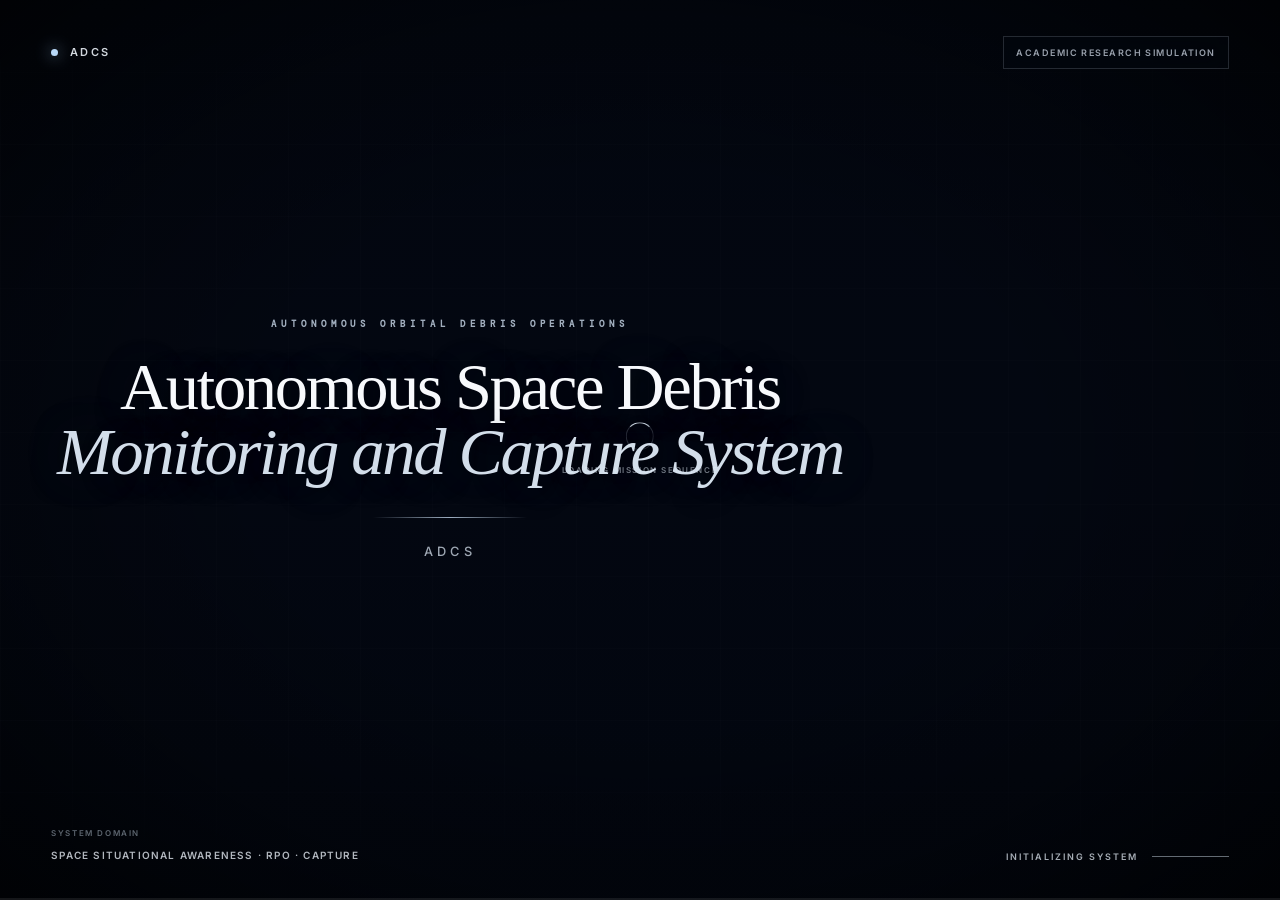
<file: index.html>
<!DOCTYPE html>
<html lang="en">
<head>
    <meta charset="UTF-8">
    <meta name="viewport" content="width=device-width, initial-scale=1.0">
    <meta http-equiv="refresh" content="0; url=DASHBOARD/welcome.html">
    <title>Autonomous Space Debris Monitoring & Capture System</title>
</head>
<body>
    <p>
        Launching
        <a href="DASHBOARD/welcome.html">
            Autonomous Space Debris Monitoring & Capture System
        </a>
        ...
    </p>

    <script>
        window.location.replace("DASHBOARD/welcome.html");
    </script>
</body>
</html>
</file>
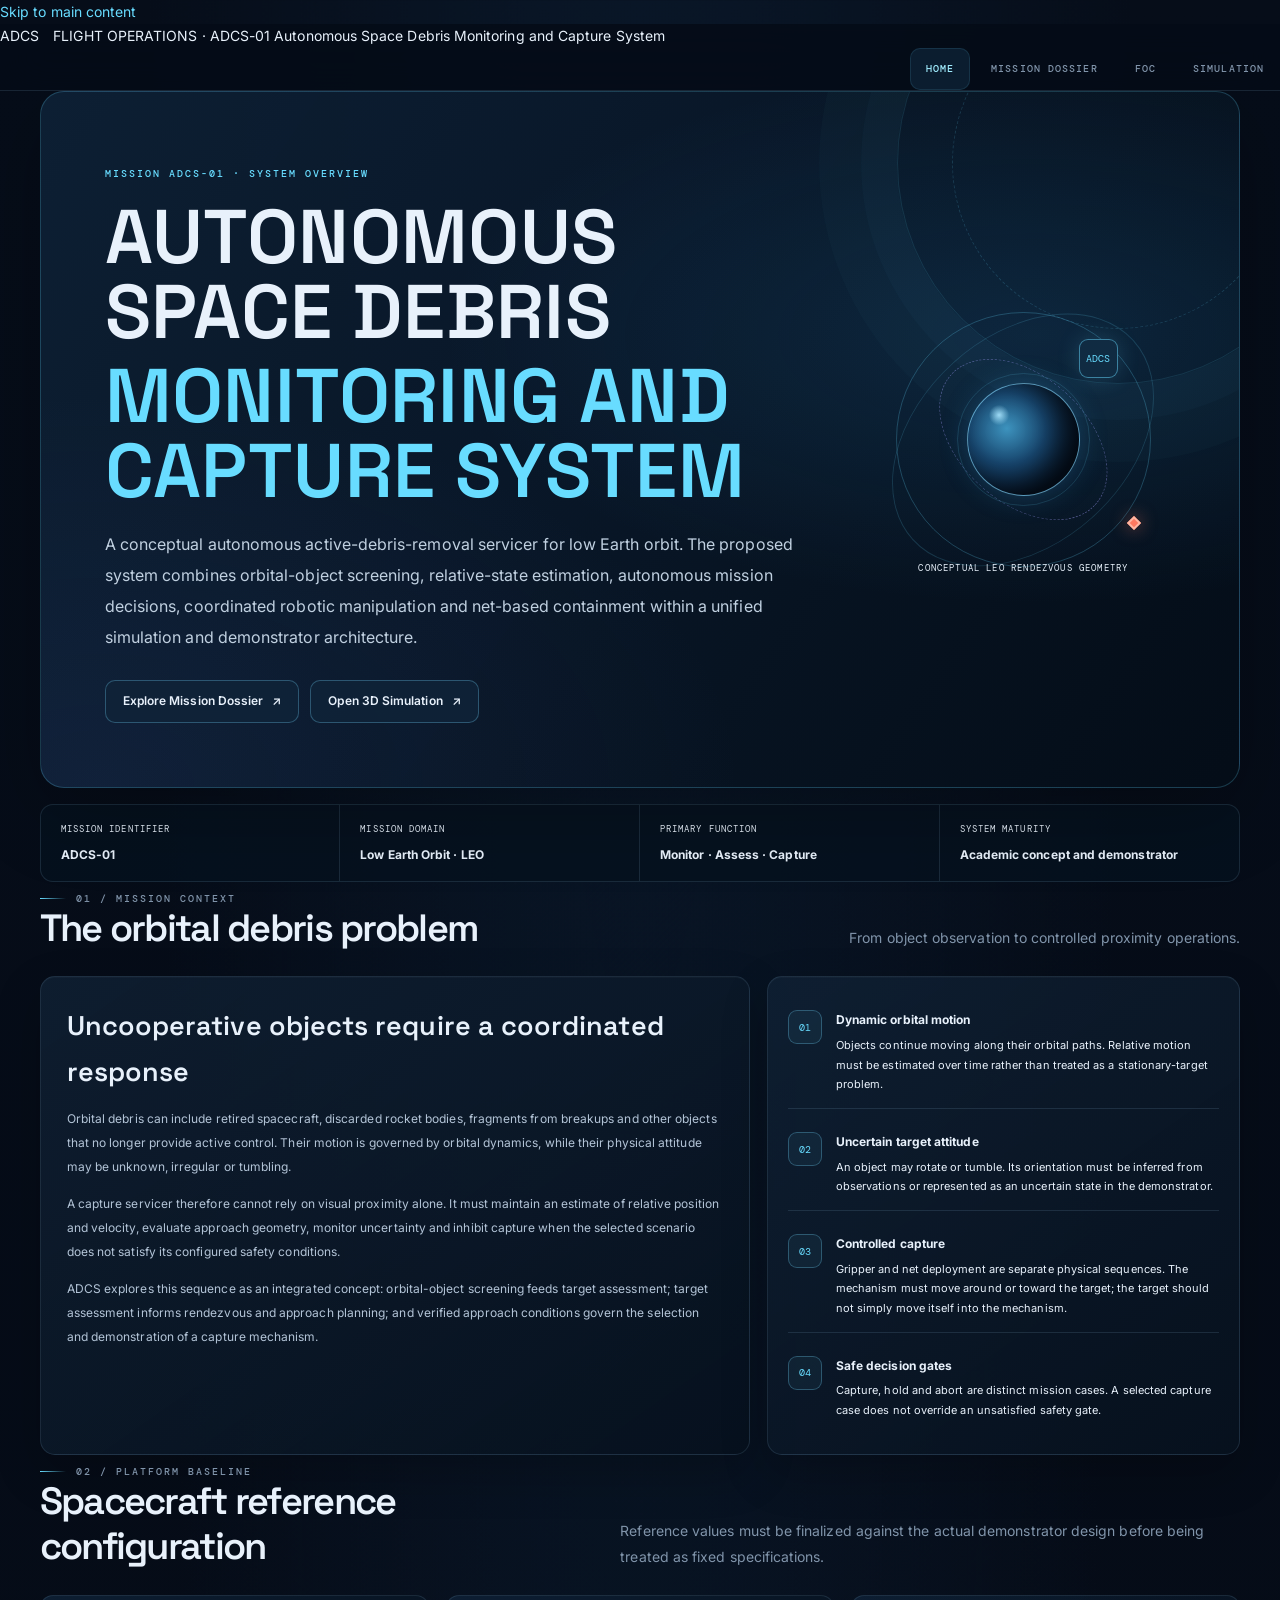
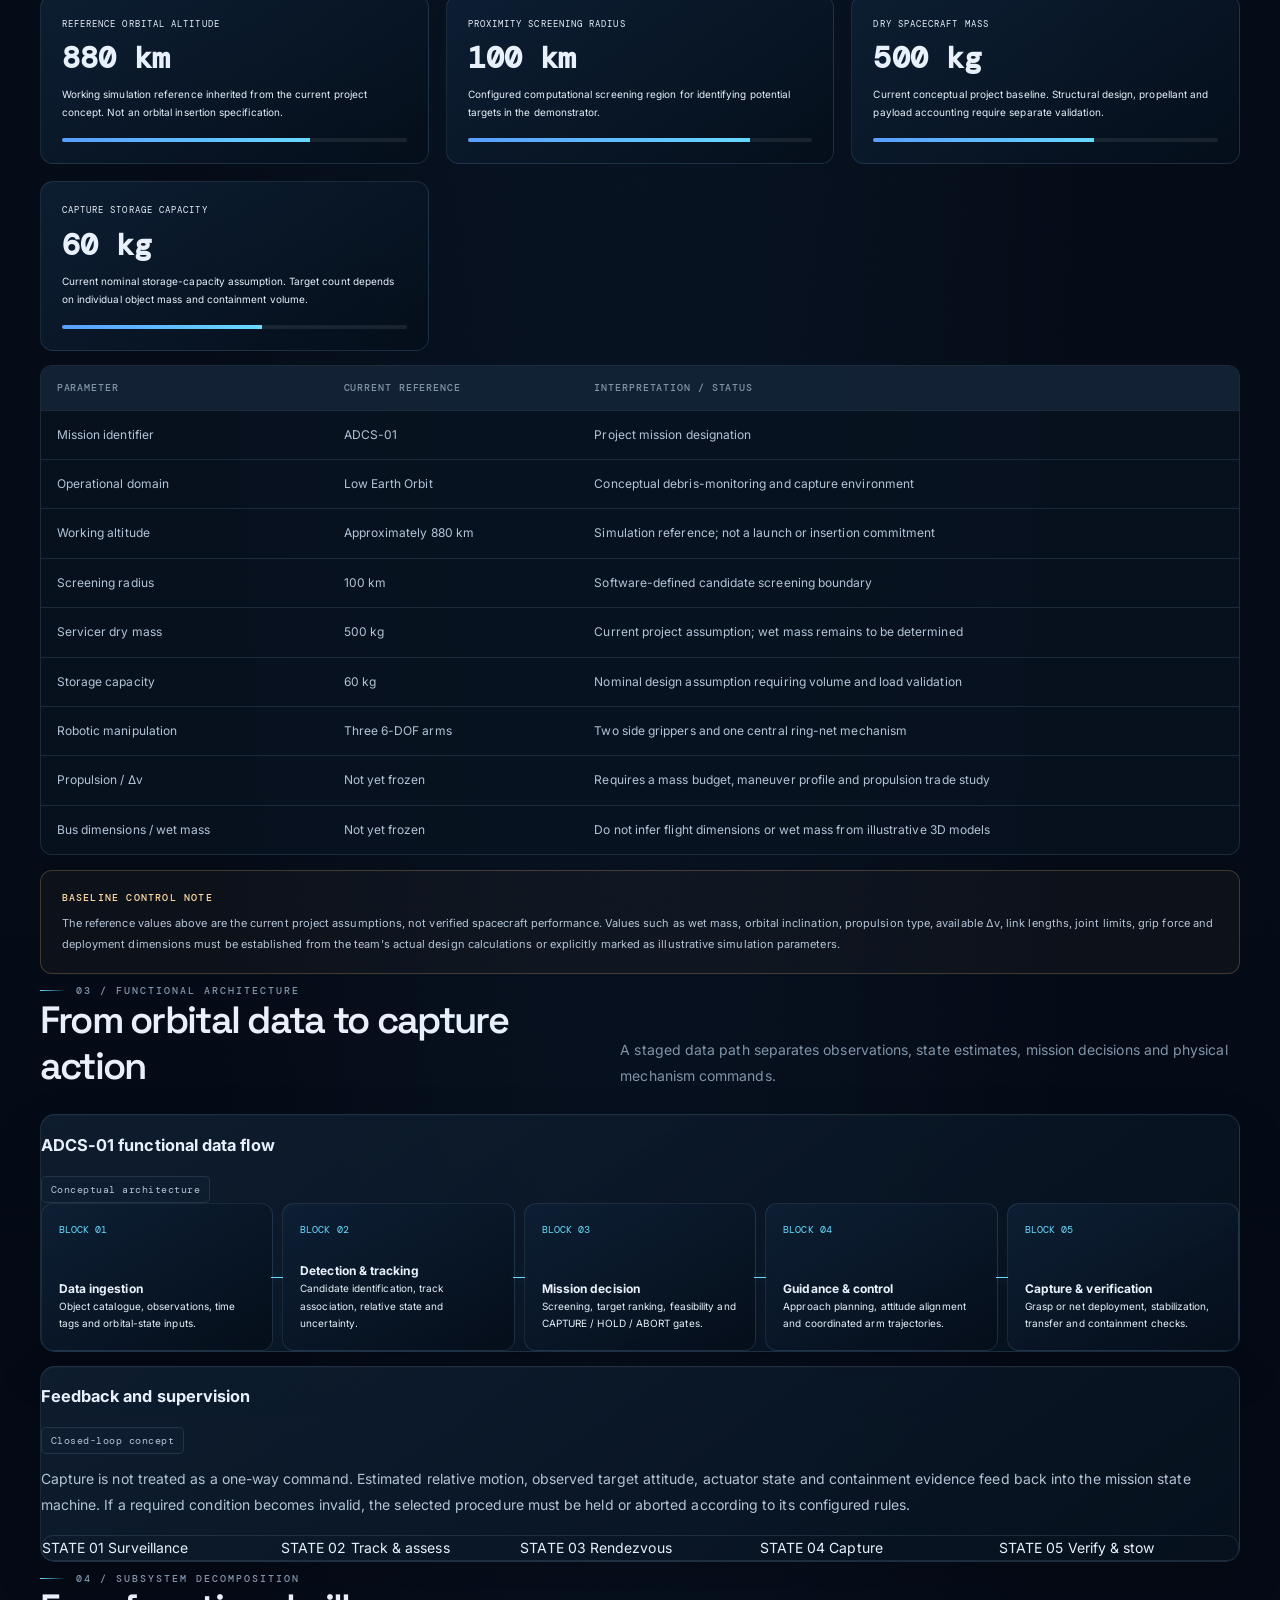
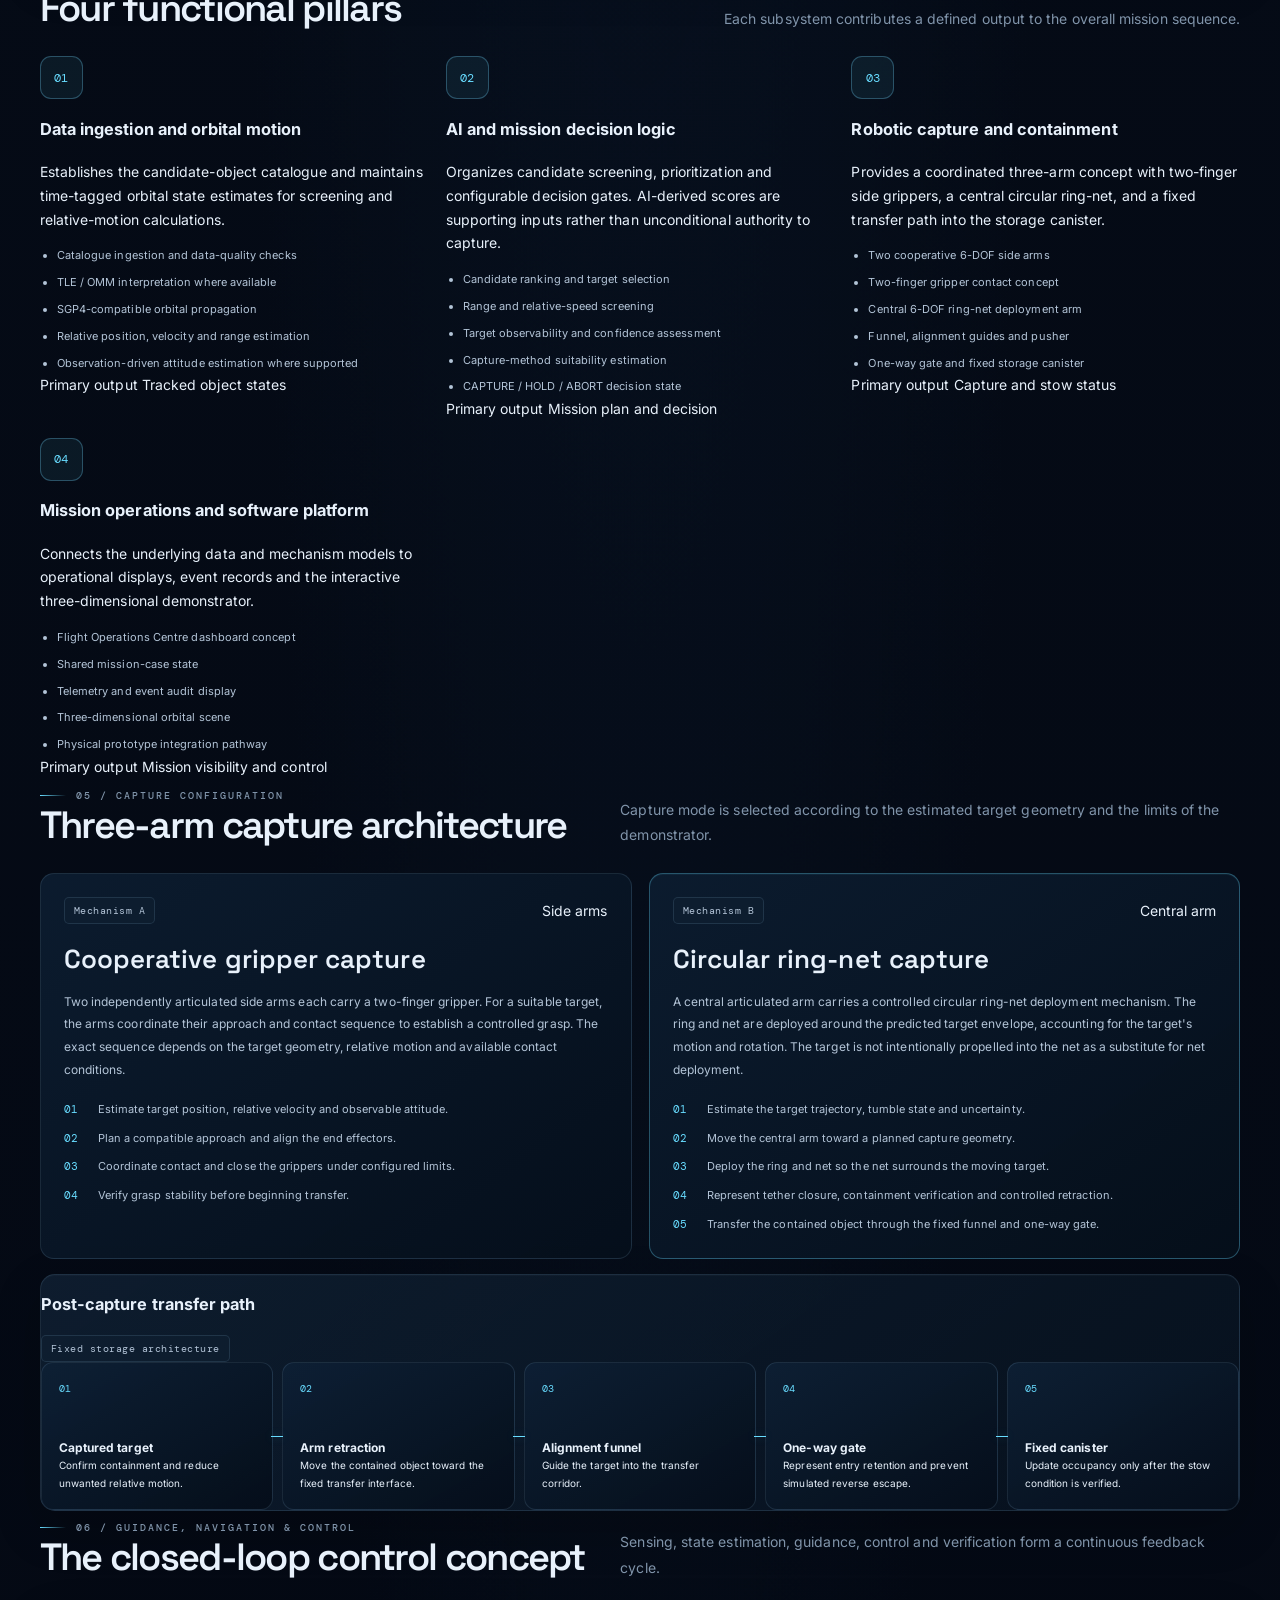
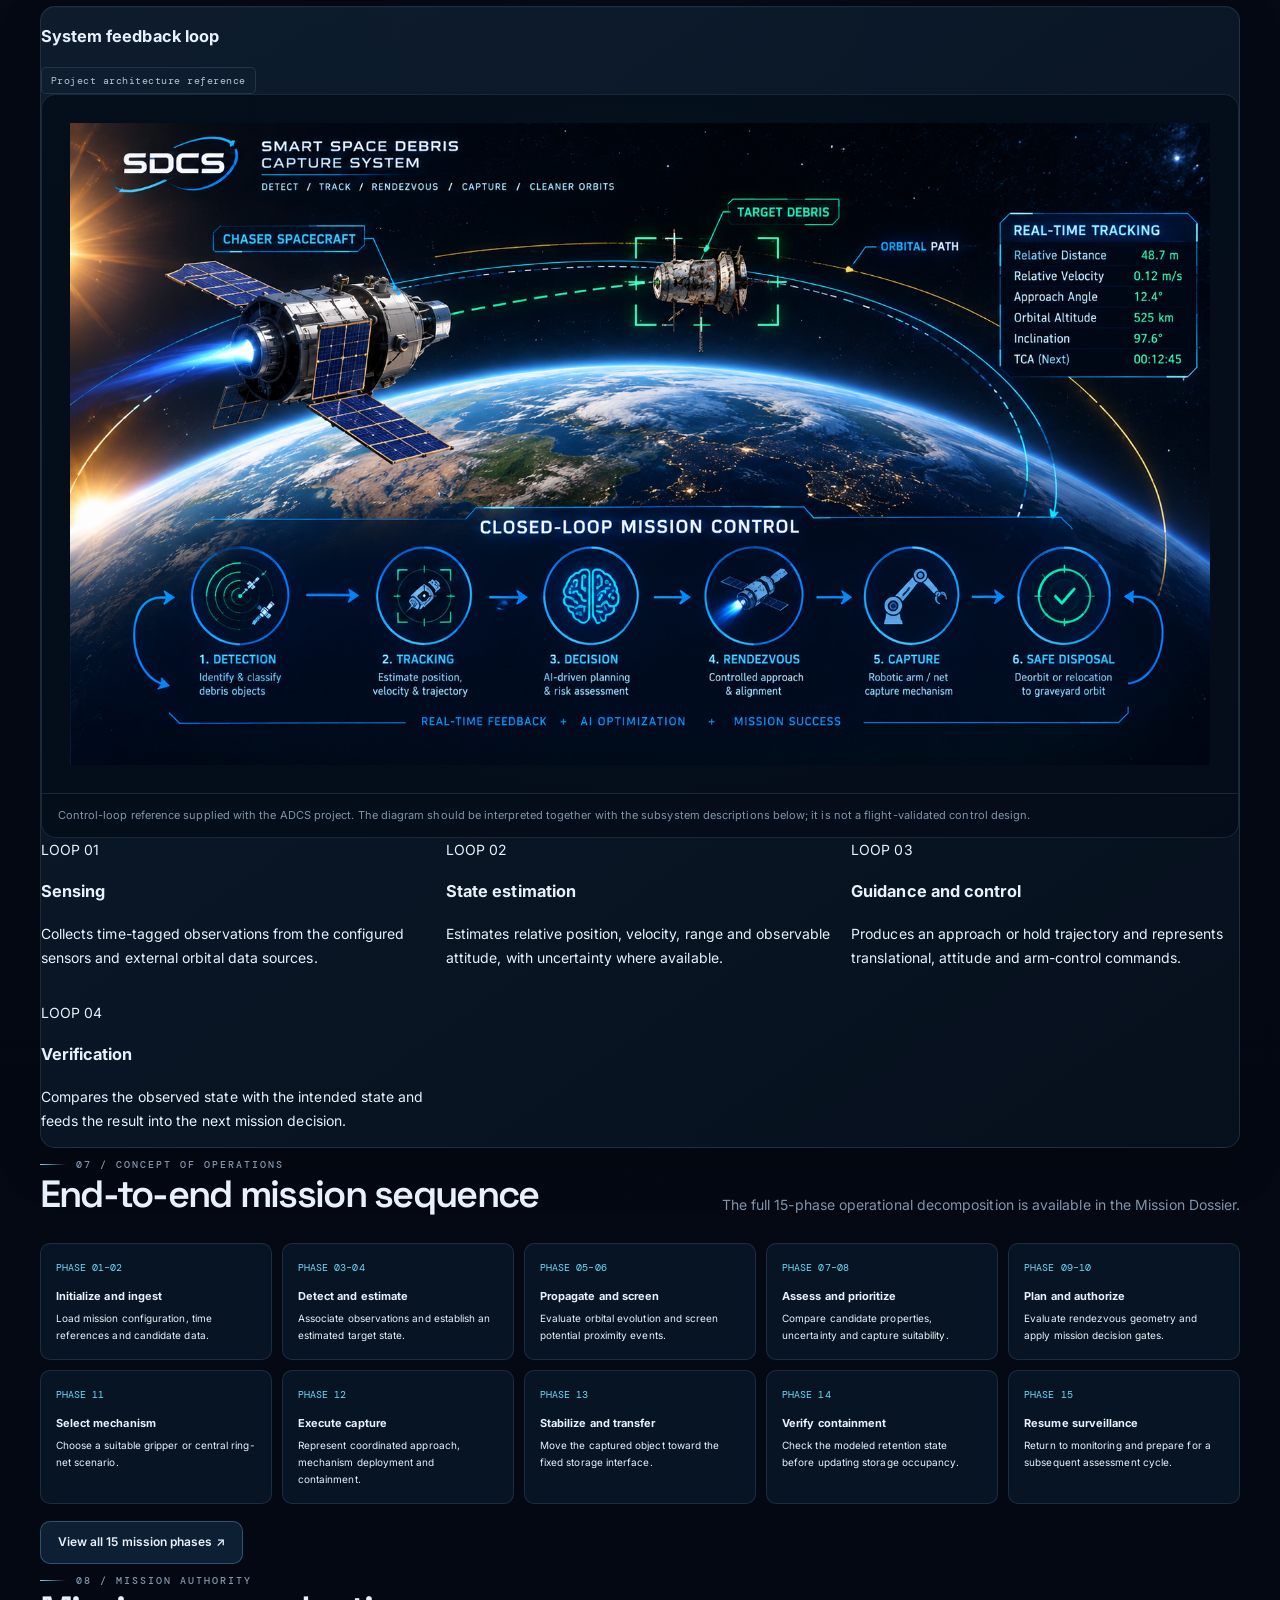
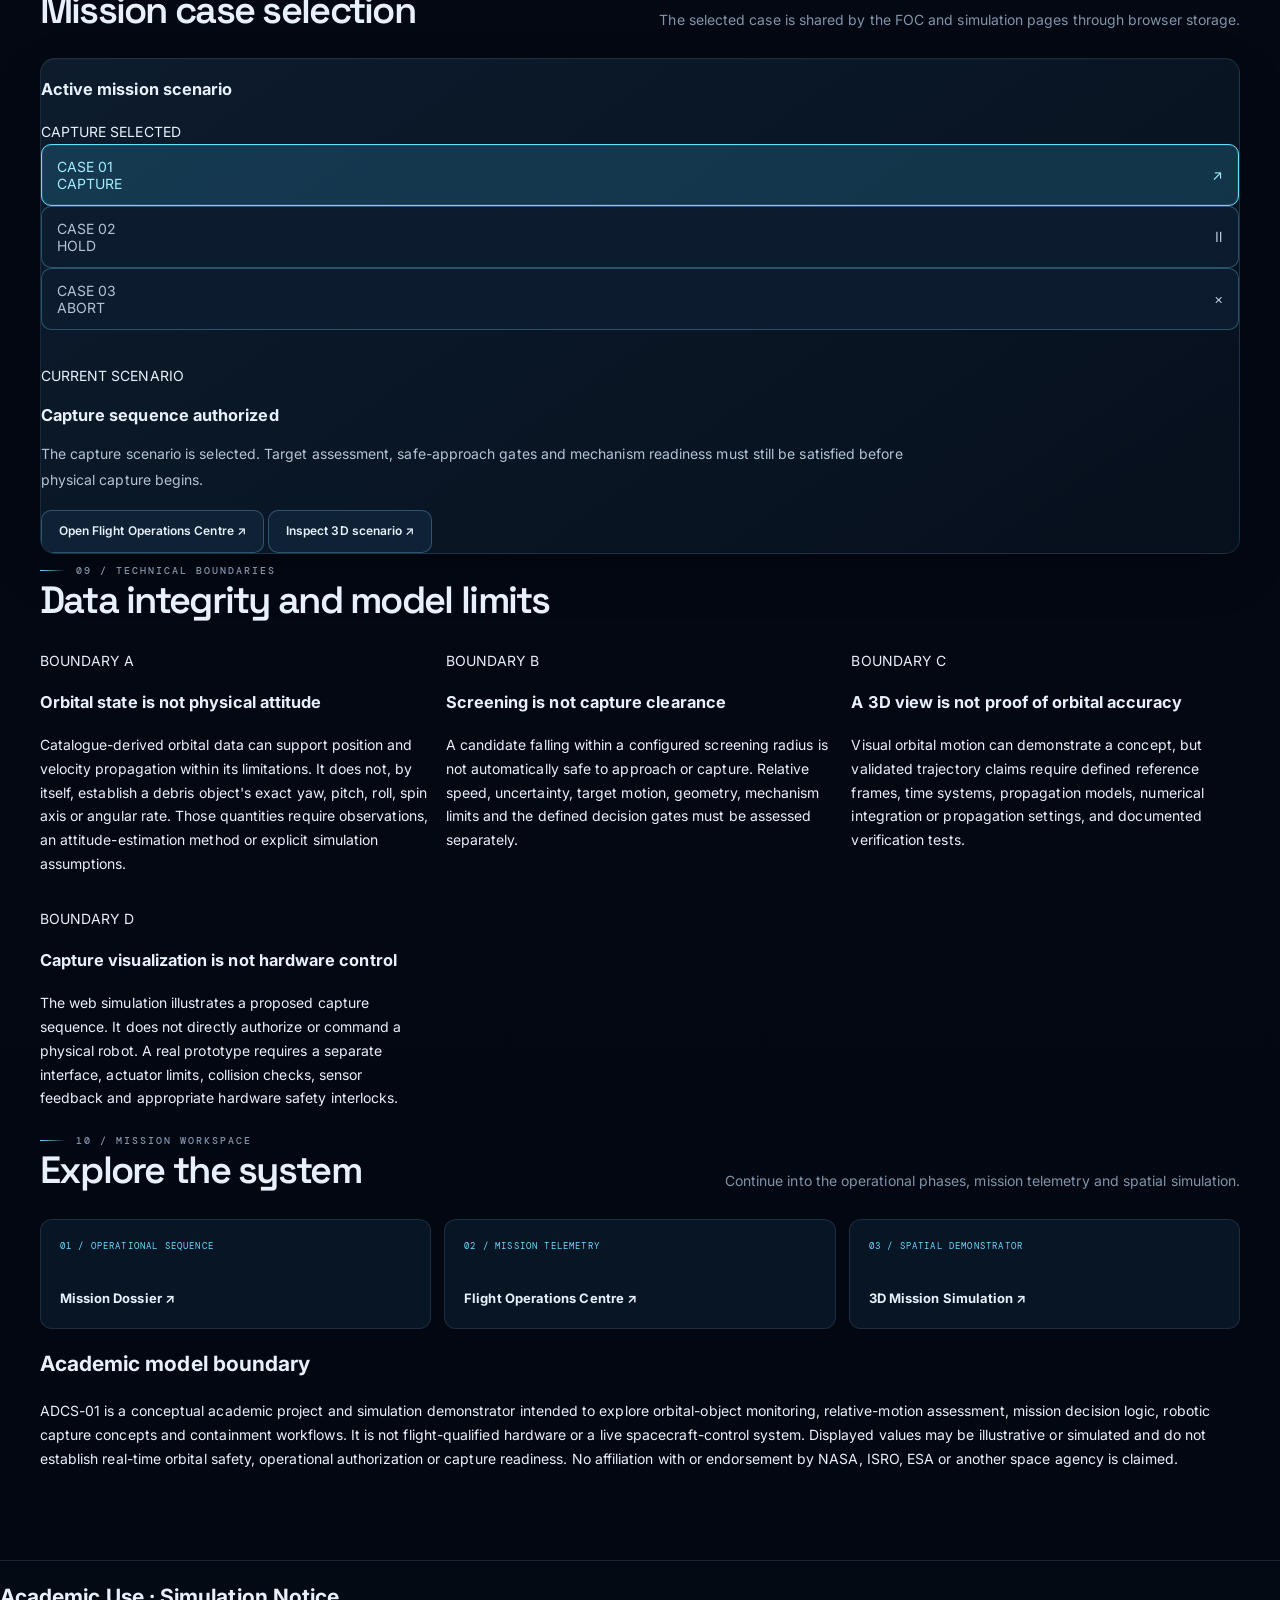
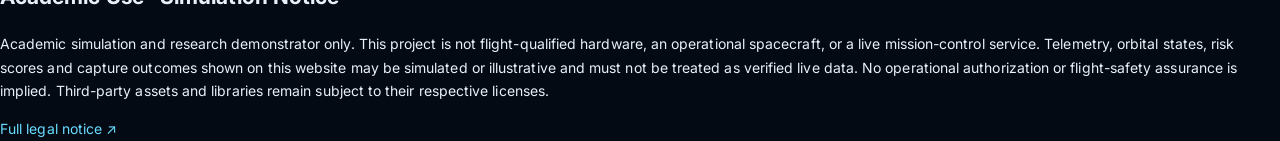
<file: DASHBOARD/index.html>
<!DOCTYPE html>
<html lang="en">
<head>
  <meta charset="UTF-8">
  <meta name="viewport" content="width=device-width, initial-scale=1.0">
  <meta name="theme-color" content="#06101d">

  <title>ADCS-01 | System Overview</title>

  <meta
    name="description"
    content="System overview, spacecraft baseline, mission architecture, autonomous decision logic and capture concept for the Autonomous Space Debris Monitoring and Capture System."
  >

  <link rel="stylesheet" href="assets/site.css">
  <script src="assets/site.js" defer></script>

  <style>
    /* HOME PAGE-SPECIFIC PRESENTATION */

    .home-hero {
      position: relative;
      isolation: isolate;
      overflow: hidden;
      padding: clamp(30px, 5vw, 66px);
      border: 1px solid rgba(103, 217, 255, 0.22);
      border-radius: 24px;
      background:
        radial-gradient(ellipse at 83% 35%, rgba(35, 113, 171, 0.21), transparent 42%),
        radial-gradient(ellipse at 5% 100%, rgba(64, 88, 167, 0.12), transparent 40%),
        linear-gradient(125deg, rgba(13, 32, 53, 0.97), rgba(4, 13, 24, 0.98));
      box-shadow: 0 24px 80px rgba(0, 0, 0, 0.24);
    }

    .home-hero::before {
      position: absolute;
      z-index: -1;
      top: -150px;
      right: -100px;
      width: 440px;
      aspect-ratio: 1;
      content: "";
      border: 1px solid rgba(103, 217, 255, 0.12);
      border-radius: 50%;
      box-shadow:
        0 0 0 36px rgba(103, 217, 255, 0.025),
        0 0 0 78px rgba(103, 217, 255, 0.018);
    }

    .home-hero::after {
      position: absolute;
      z-index: -1;
      top: -95px;
      right: -45px;
      width: 330px;
      aspect-ratio: 1;
      content: "";
      border: 1px dashed rgba(103, 217, 255, 0.17);
      border-radius: 50%;
      animation: orbit-drift 55s linear infinite;
    }

    @keyframes orbit-drift {
      to { transform: rotate(360deg); }
    }

    .home-hero__grid {
      display: grid;
      grid-template-columns: minmax(0, 1.55fr) minmax(245px, 0.65fr);
      align-items: center;
      gap: 42px;
    }

    .home-hero__title {
      max-width: 900px;
      margin: 17px 0 20px;
      font-family: var(--font-display);
      font-size: clamp(40px, 6vw, 76px);
      font-weight: 600;
      letter-spacing: 0.005em;
      line-height: 0.99;
      text-wrap: balance;
    }

    .home-hero__title span {
      display: block;
      margin-top: 9px;
      color: var(--cyan);
    }

    .home-hero__description {
      max-width: 790px;
      margin: 0;
      color: #c0d0e0;
      font-size: clamp(13px, 1.4vw, 16px);
      line-height: 1.95;
    }

    .home-hero__actions {
      display: flex;
      flex-wrap: wrap;
      gap: 11px;
      margin-top: 27px;
    }

    .hero-orbit-graphic {
      position: relative;
      display: grid;
      width: 100%;
      max-width: 340px;
      aspect-ratio: 1;
      place-items: center;
      justify-self: center;
    }

    .hero-orbit-graphic__ring {
      position: absolute;
      inset: 8%;
      border: 1px solid rgba(103, 217, 255, 0.24);
      border-radius: 50%;
    }

    .hero-orbit-graphic__ring:nth-child(2) {
      inset: 18%;
      transform: rotate(42deg) scaleY(0.65);
      border-style: dashed;
      border-color: rgba(166, 161, 255, 0.4);
    }

    .hero-orbit-graphic__ring:nth-child(3) {
      inset: 1%;
      transform: rotate(-42deg) scaleY(0.7);
      border-color: rgba(103, 217, 255, 0.17);
    }

    .hero-orbit-graphic__earth {
      position: relative;
      display: grid;
      width: 37%;
      aspect-ratio: 1;
      place-items: center;
      border: 1px solid rgba(137, 220, 255, 0.6);
      border-radius: 50%;
      background:
        radial-gradient(circle at 28% 28%, rgba(169, 230, 255, 0.9), transparent 9%),
        radial-gradient(ellipse at 35% 40%, #3d93be 0%, #17456d 38%, #07172c 72%);
      box-shadow:
        0 0 28px rgba(54, 157, 228, 0.26),
        inset -18px -8px 28px rgba(0, 0, 0, 0.6);
    }

    .hero-orbit-graphic__earth::before {
      position: absolute;
      inset: -10%;
      content: "";
      border: 1px solid rgba(103, 217, 255, 0.15);
      border-radius: 50%;
    }

    .hero-orbit-graphic__satellite {
      position: absolute;
      z-index: 2;
      top: 17%;
      right: 19%;
      display: grid;
      width: 39px;
      height: 39px;
      place-items: center;
      border: 1px solid rgba(103, 217, 255, 0.5);
      border-radius: 9px;
      background: #102b42;
      color: var(--cyan);
      font-family: var(--font-mono);
      font-size: 10px;
      box-shadow: 0 0 22px rgba(103, 217, 255, 0.18);
    }

    .hero-orbit-graphic__target {
      position: absolute;
      right: 12%;
      bottom: 21%;
      width: 10px;
      height: 10px;
      border: 2px solid #ffb6a2;
      transform: rotate(45deg);
      background: #ff785f;
      box-shadow: 0 0 17px rgba(255, 120, 95, 0.65);
    }

    .hero-orbit-graphic__label {
      position: absolute;
      bottom: 5%;
      left: 50%;
      width: max-content;
      max-width: 90%;
      transform: translateX(-50%);
      color: var(--muted);
      font-family: var(--font-mono);
      font-size: 9px;
      letter-spacing: 0.13em;
      text-align: center;
      text-transform: uppercase;
    }

    .home-identity-strip {
      display: grid;
      grid-template-columns: repeat(4, minmax(0, 1fr));
      margin-top: 16px;
      overflow: hidden;
      border: 1px solid var(--line);
      border-radius: 13px;
      background: rgba(7, 18, 31, 0.84);
    }

    .home-identity-strip__item {
      padding: 17px 20px;
      border-right: 1px solid var(--line);
    }

    .home-identity-strip__item:last-child {
      border-right: 0;
    }

    .home-identity-strip__label {
      display: block;
      color: var(--muted);
      font-family: var(--font-mono);
      font-size: 9px;
      letter-spacing: 0.12em;
      text-transform: uppercase;
    }

    .home-identity-strip__value {
      display: block;
      margin-top: 7px;
      color: var(--text);
      font-size: 12px;
      font-weight: 700;
      line-height: 1.6;
    }

    .problem-grid {
      display: grid;
      grid-template-columns: minmax(0, 1.2fr) minmax(0, 0.8fr);
      gap: 17px;
    }

    .problem-copy {
      padding: 26px;
    }

    .problem-copy h3 {
      margin: 0 0 12px;
      font-family: var(--font-display);
      font-size: 27px;
      font-weight: 600;
    }

    .problem-copy p {
      margin: 0 0 13px;
      color: var(--text-soft);
      font-size: 12px;
      line-height: 2;
    }

    .problem-copy p:last-child {
      margin-bottom: 0;
    }

    .problem-points {
      display: grid;
      gap: 10px;
      padding: 20px;
    }

    .problem-point {
      display: grid;
      grid-template-columns: 36px minmax(0, 1fr);
      align-items: start;
      gap: 12px;
      padding: 13px 0;
      border-bottom: 1px solid var(--line);
    }

    .problem-point:last-child {
      border-bottom: 0;
    }

    .problem-point__icon {
      display: grid;
      width: 34px;
      height: 34px;
      place-items: center;
      border: 1px solid var(--line-strong);
      border-radius: 9px;
      background: rgba(103, 217, 255, 0.06);
      color: var(--cyan);
      font-family: var(--font-mono);
      font-size: 10px;
    }

    .problem-point h4 {
      margin: 0 0 5px;
      font-size: 12px;
    }

    .problem-point p {
      margin: 0;
      color: var(--muted);
      font-size: 11px;
      line-height: 1.8;
    }

    .spec-card {
      position: relative;
      min-width: 0;
      padding: 21px;
      border: 1px solid var(--line);
      border-radius: 13px;
      background: linear-gradient(145deg, rgba(14, 32, 53, 0.9), rgba(5, 15, 27, 0.95));
    }

    .spec-card__label {
      display: block;
      color: var(--muted);
      font-family: var(--font-mono);
      font-size: 9px;
      letter-spacing: 0.12em;
      text-transform: uppercase;
    }

    .spec-card__value {
      display: block;
      margin-top: 8px;
      color: var(--text);
      font-family: var(--font-mono);
      font-size: clamp(21px, 2.4vw, 30px);
      line-height: 1.2;
      overflow-wrap: anywhere;
    }

    .spec-card__note {
      display: block;
      margin-top: 9px;
      color: var(--muted);
      font-size: 10px;
      line-height: 1.8;
    }

    .spec-card__bar {
      height: 4px;
      margin-top: 17px;
      overflow: hidden;
      border-radius: 8px;
      background: rgba(255, 255, 255, 0.08);
    }

    .spec-card__bar span {
      display: block;
      width: var(--bar-width, 65%);
      height: 100%;
      background: linear-gradient(90deg, #589eff, #67d9ff);
    }

    .architecture-flow {
      display: grid;
      grid-template-columns: repeat(5, minmax(0, 1fr));
      gap: 9px;
      align-items: stretch;
    }

    .architecture-node {
      position: relative;
      display: flex;
      min-height: 148px;
      flex-direction: column;
      justify-content: space-between;
      gap: 13px;
      padding: 17px;
      border: 1px solid var(--line);
      border-radius: 12px;
      background: linear-gradient(150deg, rgba(14, 32, 53, 0.92), rgba(5, 14, 26, 0.97));
    }

    .architecture-node:not(:last-child)::after {
      position: absolute;
      z-index: 2;
      top: 50%;
      right: -11px;
      width: 12px;
      height: 1px;
      content: "";
      background: var(--cyan);
      box-shadow: 0 0 8px rgba(103, 217, 255, 0.35);
    }

    .architecture-node__number {
      color: var(--cyan);
      font-family: var(--font-mono);
      font-size: 10px;
    }

    .architecture-node h3 {
      margin: 0;
      font-size: 12px;
      line-height: 1.5;
    }

    .architecture-node p {
      margin: 0;
      color: var(--muted);
      font-size: 10px;
      line-height: 1.75;
    }

    .pillar-card {
      min-height: 100%;
    }

    .pillar-card__symbol {
      display: grid;
      width: 43px;
      height: 43px;
      place-items: center;
      border: 1px solid var(--line-strong);
      border-radius: 11px;
      background: rgba(103, 217, 255, 0.07);
      color: var(--cyan);
      font-family: var(--font-mono);
      font-size: 12px;
    }

    .pillar-card ul {
      display: grid;
      gap: 7px;
      margin: 15px 0 0;
      padding-left: 17px;
      color: var(--text-soft);
      font-size: 11px;
      line-height: 1.8;
    }

    .capture-layout {
      display: grid;
      grid-template-columns: minmax(0, 1fr) minmax(0, 1fr);
      gap: 17px;
    }

    .capture-option {
      padding: 23px;
      border: 1px solid var(--line);
      border-radius: 14px;
      background: linear-gradient(145deg, rgba(12, 29, 48, 0.94), rgba(5, 15, 27, 0.96));
    }

    .capture-option--featured {
      border-color: rgba(103, 217, 255, 0.33);
      box-shadow: inset 0 1px rgba(103, 217, 255, 0.06);
    }

    .capture-option__top {
      display: flex;
      align-items: center;
      justify-content: space-between;
      gap: 12px;
    }

    .capture-option__title {
      margin: 13px 0 9px;
      font-family: var(--font-display);
      font-size: 26px;
      font-weight: 600;
    }

    .capture-option__description {
      margin: 0;
      color: var(--text-soft);
      font-size: 12px;
      line-height: 1.9;
    }

    .capture-option__steps {
      display: grid;
      gap: 9px;
      margin: 18px 0 0;
      padding: 0;
      list-style: none;
    }

    .capture-option__steps li {
      display: grid;
      grid-template-columns: 25px minmax(0, 1fr);
      gap: 9px;
      color: var(--text-soft);
      font-size: 11px;
      line-height: 1.8;
    }

    .capture-option__steps li span:first-child {
      color: var(--cyan);
      font-family: var(--font-mono);
    }

    .mission-sequence {
      display: grid;
      grid-template-columns: repeat(5, minmax(0, 1fr));
      gap: 10px;
    }

    .mission-sequence__step {
      position: relative;
      min-height: 112px;
      padding: 15px;
      border: 1px solid var(--line);
      border-radius: 10px;
      background: rgba(9, 23, 39, 0.83);
    }

    .mission-sequence__step span {
      display: block;
      color: var(--cyan);
      font-family: var(--font-mono);
      font-size: 10px;
    }

    .mission-sequence__step h3 {
      margin: 12px 0 5px;
      font-size: 11px;
      line-height: 1.55;
    }

    .mission-sequence__step p {
      margin: 0;
      color: var(--muted);
      font-size: 10px;
      line-height: 1.7;
    }

    .control-loop-caption {
      padding: 18px 20px;
      border-top: 1px solid var(--line);
      color: var(--text-soft);
      font-size: 11px;
      line-height: 1.9;
    }

    .baseline-note {
      padding: 18px 21px;
      border: 1px solid rgba(255, 200, 121, 0.22);
      border-radius: 12px;
      background: rgba(255, 200, 121, 0.035);
    }

    .baseline-note h3 {
      margin: 0 0 7px;
      color: #ffd9a1;
      font-family: var(--font-mono);
      font-size: 10px;
      font-weight: 500;
      letter-spacing: 0.12em;
      text-transform: uppercase;
    }

    .baseline-note p {
      margin: 0;
      color: var(--text-soft);
      font-size: 11px;
      line-height: 1.9;
    }

    .home-end-links {
      display: grid;
      grid-template-columns: repeat(3, minmax(0, 1fr));
      gap: 13px;
    }

    .home-end-link {
      display: flex;
      min-height: 110px;
      flex-direction: column;
      justify-content: space-between;
      gap: 12px;
      padding: 19px;
      border: 1px solid var(--line);
      border-radius: 12px;
      background: rgba(10, 25, 42, 0.84);
      color: var(--text);
      transition: border-color 180ms ease, transform 180ms ease;
    }

    .home-end-link:hover {
      transform: translateY(-2px);
      border-color: var(--line-strong);
      color: var(--text);
    }

    .home-end-link span {
      color: var(--cyan);
      font-family: var(--font-mono);
      font-size: 9px;
      letter-spacing: 0.13em;
      text-transform: uppercase;
    }

    .home-end-link strong {
      font-size: 13px;
    }

    @media (max-width: 1000px) {
      .home-hero__grid {
        grid-template-columns: minmax(0, 1fr) 260px;
        gap: 20px;
      }

      .architecture-flow {
        grid-template-columns: repeat(3, minmax(0, 1fr));
      }

      .architecture-node:not(:last-child)::after {
        display: none;
      }

      .mission-sequence {
        grid-template-columns: repeat(3, minmax(0, 1fr));
      }

      .home-identity-strip {
        grid-template-columns: repeat(2, minmax(0, 1fr));
      }

      .home-identity-strip__item:nth-child(2) {
        border-right: 0;
      }

      .home-identity-strip__item:nth-child(n + 3) {
        border-top: 1px solid var(--line);
      }
    }

    @media (max-width: 700px) {
      .home-hero__grid,
      .problem-grid,
      .capture-layout {
        grid-template-columns: 1fr;
      }

      .hero-orbit-graphic {
        max-width: 230px;
      }

      .home-hero {
        padding: 25px 20px;
      }

      .home-hero__title {
        font-size: clamp(38px, 10vw, 55px);
      }

      .architecture-flow,
      .mission-sequence {
        grid-template-columns: repeat(2, minmax(0, 1fr));
      }

      .home-end-links {
        grid-template-columns: 1fr;
      }
    }

    @media (max-width: 420px) {
      .architecture-flow,
      .mission-sequence {
        grid-template-columns: 1fr;
      }

      .home-identity-strip__item {
        padding: 14px;
      }

      .home-identity-strip__value {
        font-size: 11px;
      }
    }

    @media (prefers-reduced-motion: reduce) {
      .home-hero::after {
        animation: none;
      }
    }
  </style>
</head>

<body data-page="home">

  <a class="skip-link" href="#main-content">Skip to main content</a>

  <div class="site-background" aria-hidden="true">
    <div class="ambient-glow ambient-glow--cyan"></div>
    <div class="ambient-glow ambient-glow--violet"></div>
  </div>

  <!-- =====================================================
       SHARED NAVIGATION
       ===================================================== -->

  <header class="site-header">
    <div class="site-header__inner">

      <a class="brand" href="index.html" aria-label="ADCS-01 Home">
        <span class="brand__mark">ADCS</span>
        <span class="brand__text">
          <span class="brand__title">FLIGHT OPERATIONS · ADCS-01</span>
          <span class="brand__subtitle">
            Autonomous Space Debris Monitoring and Capture System
          </span>
        </span>
      </a>

      <button
        class="nav-toggle"
        type="button"
        data-nav-toggle
        aria-label="Open navigation"
        aria-expanded="false"
      >
        <span></span>
        <span></span>
        <span></span>
      </button>

      <nav class="site-nav" data-site-nav aria-label="Main navigation">
        <a class="site-nav__link" href="index.html">Home</a>
        <a class="site-nav__link" href="system_operation.html">Mission Dossier</a>
        <a class="site-nav__link" href="foc.html">FOC</a>
        <a class="site-nav__link" href="simulation.html">Simulation</a>
      </nav>

    </div>
  </header>

  <main id="main-content" class="page-main">
    <div class="page-shell">

      <!-- =================================================
           01 | MISSION IDENTITY
           ================================================= -->

      <section class="home-hero" data-reveal="scale">
        <div class="home-hero__grid">

          <div>
            <p class="eyebrow">MISSION ADCS-01 · SYSTEM OVERVIEW</p>

            <h1 class="home-hero__title">
              AUTONOMOUS SPACE DEBRIS
              <span>MONITORING AND CAPTURE SYSTEM</span>
            </h1>

            <p class="home-hero__description">
              A conceptual autonomous active-debris-removal servicer for
              low Earth orbit. The proposed system combines orbital-object
              screening, relative-state estimation, autonomous mission
              decisions, coordinated robotic manipulation and net-based
              containment within a unified simulation and demonstrator
              architecture.
            </p>

            <div class="home-hero__actions">
              <a class="button" href="system_operation.html">
                Explore Mission Dossier <span aria-hidden="true">↗</span>
              </a>

              <a class="button button--secondary" href="simulation.html">
                Open 3D Simulation <span aria-hidden="true">↗</span>
              </a>
            </div>
          </div>

          <div
            class="hero-orbit-graphic"
            role="img"
            aria-label="Conceptual orbital illustration showing Earth, a servicer and a debris target"
          >
            <span class="hero-orbit-graphic__ring"></span>
            <span class="hero-orbit-graphic__ring"></span>
            <span class="hero-orbit-graphic__ring"></span>
            <span class="hero-orbit-graphic__earth"></span>
            <span class="hero-orbit-graphic__satellite">ADCS</span>
            <span class="hero-orbit-graphic__target"></span>
            <span class="hero-orbit-graphic__label">
              Conceptual LEO rendezvous geometry
            </span>
          </div>

        </div>
      </section>

      <section class="home-identity-strip" aria-label="Mission baseline">
        <div class="home-identity-strip__item">
          <span class="home-identity-strip__label">Mission identifier</span>
          <span class="home-identity-strip__value">ADCS-01</span>
        </div>

        <div class="home-identity-strip__item">
          <span class="home-identity-strip__label">Mission domain</span>
          <span class="home-identity-strip__value">Low Earth Orbit · LEO</span>
        </div>

        <div class="home-identity-strip__item">
          <span class="home-identity-strip__label">Primary function</span>
          <span class="home-identity-strip__value">Monitor · Assess · Capture</span>
        </div>

        <div class="home-identity-strip__item">
          <span class="home-identity-strip__label">System maturity</span>
          <span class="home-identity-strip__value">Academic concept and demonstrator</span>
        </div>
      </section>

      <!-- =================================================
           02 | PROBLEM STATEMENT
           ================================================= -->

      <section class="content-section" data-reveal>
        <div class="section-heading">
          <div class="section-heading__main">
            <p class="section-index">01 / MISSION CONTEXT</p>
            <h2 class="section-title">The orbital debris problem</h2>
          </div>

          <p class="section-description">
            From object observation to controlled proximity operations.
          </p>
        </div>

        <div class="problem-grid">

          <article class="panel problem-copy">
            <h3>Uncooperative objects require a coordinated response</h3>

            <p>
              Orbital debris can include retired spacecraft, discarded
              rocket bodies, fragments from breakups and other objects
              that no longer provide active control. Their motion is
              governed by orbital dynamics, while their physical attitude
              may be unknown, irregular or tumbling.
            </p>

            <p>
              A capture servicer therefore cannot rely on visual proximity
              alone. It must maintain an estimate of relative position and
              velocity, evaluate approach geometry, monitor uncertainty
              and inhibit capture when the selected scenario does not
              satisfy its configured safety conditions.
            </p>

            <p>
              ADCS explores this sequence as an integrated concept:
              orbital-object screening feeds target assessment; target
              assessment informs rendezvous and approach planning; and
              verified approach conditions govern the selection and
              demonstration of a capture mechanism.
            </p>
          </article>

          <div class="panel problem-points">

            <article class="problem-point">
              <span class="problem-point__icon">01</span>
              <div>
                <h4>Dynamic orbital motion</h4>
                <p>
                  Objects continue moving along their orbital paths.
                  Relative motion must be estimated over time rather than
                  treated as a stationary-target problem.
                </p>
              </div>
            </article>

            <article class="problem-point">
              <span class="problem-point__icon">02</span>
              <div>
                <h4>Uncertain target attitude</h4>
                <p>
                  An object may rotate or tumble. Its orientation must
                  be inferred from observations or represented as an
                  uncertain state in the demonstrator.
                </p>
              </div>
            </article>

            <article class="problem-point">
              <span class="problem-point__icon">03</span>
              <div>
                <h4>Controlled capture</h4>
                <p>
                  Gripper and net deployment are separate physical
                  sequences. The mechanism must move around or toward
                  the target; the target should not simply move itself
                  into the mechanism.
                </p>
              </div>
            </article>

            <article class="problem-point">
              <span class="problem-point__icon">04</span>
              <div>
                <h4>Safe decision gates</h4>
                <p>
                  Capture, hold and abort are distinct mission cases.
                  A selected capture case does not override an
                  unsatisfied safety gate.
                </p>
              </div>
            </article>

          </div>
        </div>
      </section>

      <!-- =================================================
           03 | SPACECRAFT BASELINE
           ================================================= -->

      <section class="content-section" data-reveal>
        <div class="section-heading">
          <div class="section-heading__main">
            <p class="section-index">02 / PLATFORM BASELINE</p>
            <h2 class="section-title">Spacecraft reference configuration</h2>
          </div>

          <p class="section-description">
            Reference values must be finalized against the actual
            demonstrator design before being treated as fixed specifications.
          </p>
        </div>

        <div class="card-grid card-grid--4">

          <article class="spec-card">
            <span class="spec-card__label">Reference orbital altitude</span>
            <strong class="spec-card__value">880 km</strong>
            <span class="spec-card__note">
              Working simulation reference inherited from the current
              project concept. Not an orbital insertion specification.
            </span>
            <div class="spec-card__bar">
              <span style="--bar-width:72%"></span>
            </div>
          </article>

          <article class="spec-card">
            <span class="spec-card__label">Proximity screening radius</span>
            <strong class="spec-card__value">100 km</strong>
            <span class="spec-card__note">
              Configured computational screening region for identifying
              potential targets in the demonstrator.
            </span>
            <div class="spec-card__bar">
              <span style="--bar-width:82%"></span>
            </div>
          </article>

          <article class="spec-card">
            <span class="spec-card__label">Dry spacecraft mass</span>
            <strong class="spec-card__value">500 kg</strong>
            <span class="spec-card__note">
              Current conceptual project baseline. Structural design,
              propellant and payload accounting require separate validation.
            </span>
            <div class="spec-card__bar">
              <span style="--bar-width:64%"></span>
            </div>
          </article>

          <article class="spec-card">
            <span class="spec-card__label">Capture storage capacity</span>
            <strong class="spec-card__value">60 kg</strong>
            <span class="spec-card__note">
              Current nominal storage-capacity assumption. Target count
              depends on individual object mass and containment volume.
            </span>
            <div class="spec-card__bar">
              <span style="--bar-width:58%"></span>
            </div>
          </article>

        </div>

        <div style="height: 14px"></div>

        <div class="table-wrap">
          <table class="data-table">
            <thead>
              <tr>
                <th>Parameter</th>
                <th>Current reference</th>
                <th>Interpretation / status</th>
              </tr>
            </thead>

            <tbody>
              <tr>
                <td>Mission identifier</td>
                <td>ADCS-01</td>
                <td>Project mission designation</td>
              </tr>

              <tr>
                <td>Operational domain</td>
                <td>Low Earth Orbit</td>
                <td>Conceptual debris-monitoring and capture environment</td>
              </tr>

              <tr>
                <td>Working altitude</td>
                <td>Approximately 880 km</td>
                <td>Simulation reference; not a launch or insertion commitment</td>
              </tr>

              <tr>
                <td>Screening radius</td>
                <td>100 km</td>
                <td>Software-defined candidate screening boundary</td>
              </tr>

              <tr>
                <td>Servicer dry mass</td>
                <td>500 kg</td>
                <td>Current project assumption; wet mass remains to be determined</td>
              </tr>

              <tr>
                <td>Storage capacity</td>
                <td>60 kg</td>
                <td>Nominal design assumption requiring volume and load validation</td>
              </tr>

              <tr>
                <td>Robotic manipulation</td>
                <td>Three 6-DOF arms</td>
                <td>Two side grippers and one central ring-net mechanism</td>
              </tr>

              <tr>
                <td>Propulsion / Δv</td>
                <td>Not yet frozen</td>
                <td>Requires a mass budget, maneuver profile and propulsion trade study</td>
              </tr>

              <tr>
                <td>Bus dimensions / wet mass</td>
                <td>Not yet frozen</td>
                <td>Do not infer flight dimensions or wet mass from illustrative 3D models</td>
              </tr>
            </tbody>
          </table>
        </div>

        <div style="height: 15px"></div>

        <div class="baseline-note">
          <h3>Baseline control note</h3>
          <p>
            The reference values above are the current project assumptions,
            not verified spacecraft performance. Values such as wet mass,
            orbital inclination, propulsion type, available Δv, link lengths,
            joint limits, grip force and deployment dimensions must be
            established from the team's actual design calculations or
            explicitly marked as illustrative simulation parameters.
          </p>
        </div>
      </section>

      <!-- =================================================
           04 | SYSTEM ARCHITECTURE
           ================================================= -->

      <section class="content-section" data-reveal>
        <div class="section-heading">
          <div class="section-heading__main">
            <p class="section-index">03 / FUNCTIONAL ARCHITECTURE</p>
            <h2 class="section-title">From orbital data to capture action</h2>
          </div>

          <p class="section-description">
            A staged data path separates observations, state estimates,
            mission decisions and physical mechanism commands.
          </p>
        </div>

        <div class="panel">
          <div class="panel__header">
            <h3 class="panel__title">ADCS-01 functional data flow</h3>
            <span class="tag">Conceptual architecture</span>
          </div>

          <div class="panel__body">
            <div class="architecture-flow">

              <article class="architecture-node">
                <span class="architecture-node__number">BLOCK 01</span>
                <div>
                  <h3>Data ingestion</h3>
                  <p>
                    Object catalogue, observations, time tags and
                    orbital-state inputs.
                  </p>
                </div>
              </article>

              <article class="architecture-node">
                <span class="architecture-node__number">BLOCK 02</span>
                <div>
                  <h3>Detection & tracking</h3>
                  <p>
                    Candidate identification, track association,
                    relative state and uncertainty.
                  </p>
                </div>
              </article>

              <article class="architecture-node">
                <span class="architecture-node__number">BLOCK 03</span>
                <div>
                  <h3>Mission decision</h3>
                  <p>
                    Screening, target ranking, feasibility and
                    CAPTURE / HOLD / ABORT gates.
                  </p>
                </div>
              </article>

              <article class="architecture-node">
                <span class="architecture-node__number">BLOCK 04</span>
                <div>
                  <h3>Guidance & control</h3>
                  <p>
                    Approach planning, attitude alignment and
                    coordinated arm trajectories.
                  </p>
                </div>
              </article>

              <article class="architecture-node">
                <span class="architecture-node__number">BLOCK 05</span>
                <div>
                  <h3>Capture & verification</h3>
                  <p>
                    Grasp or net deployment, stabilization,
                    transfer and containment checks.
                  </p>
                </div>
              </article>

            </div>
          </div>
        </div>

        <div style="height: 14px"></div>

        <div class="panel">
          <div class="panel__header">
            <h3 class="panel__title">Feedback and supervision</h3>
            <span class="tag">Closed-loop concept</span>
          </div>

          <div class="panel__body">
            <p class="section-description" style="max-width: none">
              Capture is not treated as a one-way command. Estimated relative
              motion, observed target attitude, actuator state and containment
              evidence feed back into the mission state machine. If a required
              condition becomes invalid, the selected procedure must be held
              or aborted according to its configured rules.
            </p>

            <div style="height: 17px"></div>

            <div class="state-chain" aria-label="Mission state sequence">
              <div class="state-chain__step">
                <span class="state-chain__index">STATE 01</span>
                <span class="state-chain__name">Surveillance</span>
              </div>

              <div class="state-chain__step">
                <span class="state-chain__index">STATE 02</span>
                <span class="state-chain__name">Track & assess</span>
              </div>

              <div class="state-chain__step">
                <span class="state-chain__index">STATE 03</span>
                <span class="state-chain__name">Rendezvous</span>
              </div>

              <div class="state-chain__step">
                <span class="state-chain__index">STATE 04</span>
                <span class="state-chain__name">Capture</span>
              </div>

              <div class="state-chain__step">
                <span class="state-chain__index">STATE 05</span>
                <span class="state-chain__name">Verify & stow</span>
              </div>
            </div>
          </div>
        </div>
      </section>

      <!-- =================================================
           05 | FOUR SUBSYSTEM PILLARS
           ================================================= -->

      <section class="content-section" data-reveal>
        <div class="section-heading">
          <div class="section-heading__main">
            <p class="section-index">04 / SUBSYSTEM DECOMPOSITION</p>
            <h2 class="section-title">Four functional pillars</h2>
          </div>

          <p class="section-description">
            Each subsystem contributes a defined output to the overall
            mission sequence.
          </p>
        </div>

        <div class="card-grid card-grid--2">

          <article class="info-card pillar-card">
            <div class="pillar-card__symbol">01</div>

            <h3 class="info-card__title">
              Data ingestion and orbital motion
            </h3>

            <p class="info-card__text">
              Establishes the candidate-object catalogue and maintains
              time-tagged orbital state estimates for screening and
              relative-motion calculations.
            </p>

            <ul>
              <li>Catalogue ingestion and data-quality checks</li>
              <li>TLE / OMM interpretation where available</li>
              <li>SGP4-compatible orbital propagation</li>
              <li>Relative position, velocity and range estimation</li>
              <li>Observation-driven attitude estimation where supported</li>
            </ul>

            <div class="info-card__footer">
              <span>Primary output</span>
              <span>Tracked object states</span>
            </div>
          </article>

          <article class="info-card pillar-card">
            <div class="pillar-card__symbol">02</div>

            <h3 class="info-card__title">
              AI and mission decision logic
            </h3>

            <p class="info-card__text">
              Organizes candidate screening, prioritization and
              configurable decision gates. AI-derived scores are supporting
              inputs rather than unconditional authority to capture.
            </p>

            <ul>
              <li>Candidate ranking and target selection</li>
              <li>Range and relative-speed screening</li>
              <li>Target observability and confidence assessment</li>
              <li>Capture-method suitability estimation</li>
              <li>CAPTURE / HOLD / ABORT decision state</li>
            </ul>

            <div class="info-card__footer">
              <span>Primary output</span>
              <span>Mission plan and decision</span>
            </div>
          </article>

          <article class="info-card pillar-card">
            <div class="pillar-card__symbol">03</div>

            <h3 class="info-card__title">
              Robotic capture and containment
            </h3>

            <p class="info-card__text">
              Provides a coordinated three-arm concept with two-finger
              side grippers, a central circular ring-net, and a fixed
              transfer path into the storage canister.
            </p>

            <ul>
              <li>Two cooperative 6-DOF side arms</li>
              <li>Two-finger gripper contact concept</li>
              <li>Central 6-DOF ring-net deployment arm</li>
              <li>Funnel, alignment guides and pusher</li>
              <li>One-way gate and fixed storage canister</li>
            </ul>

            <div class="info-card__footer">
              <span>Primary output</span>
              <span>Capture and stow status</span>
            </div>
          </article>

          <article class="info-card pillar-card">
            <div class="pillar-card__symbol">04</div>

            <h3 class="info-card__title">
              Mission operations and software platform
            </h3>

            <p class="info-card__text">
              Connects the underlying data and mechanism models to
              operational displays, event records and the interactive
              three-dimensional demonstrator.
            </p>

            <ul>
              <li>Flight Operations Centre dashboard concept</li>
              <li>Shared mission-case state</li>
              <li>Telemetry and event audit display</li>
              <li>Three-dimensional orbital scene</li>
              <li>Physical prototype integration pathway</li>
            </ul>

            <div class="info-card__footer">
              <span>Primary output</span>
              <span>Mission visibility and control</span>
            </div>
          </article>

        </div>
      </section>

      <!-- =================================================
           06 | CAPTURE ARCHITECTURE
           ================================================= -->

      <section class="content-section" data-reveal>
        <div class="section-heading">
          <div class="section-heading__main">
            <p class="section-index">05 / CAPTURE CONFIGURATION</p>
            <h2 class="section-title">Three-arm capture architecture</h2>
          </div>

          <p class="section-description">
            Capture mode is selected according to the estimated target
            geometry and the limits of the demonstrator.
          </p>
        </div>

        <div class="capture-layout">

          <article class="capture-option">
            <div class="capture-option__top">
              <span class="tag">Mechanism A</span>
              <span class="status-pill status-pill--nominal">Side arms</span>
            </div>

            <h3 class="capture-option__title">Cooperative gripper capture</h3>

            <p class="capture-option__description">
              Two independently articulated side arms each carry a
              two-finger gripper. For a suitable target, the arms
              coordinate their approach and contact sequence to establish
              a controlled grasp. The exact sequence depends on the
              target geometry, relative motion and available contact
              conditions.
            </p>

            <ol class="capture-option__steps">
              <li>
                <span>01</span>
                <span>Estimate target position, relative velocity and observable attitude.</span>
              </li>
              <li>
                <span>02</span>
                <span>Plan a compatible approach and align the end effectors.</span>
              </li>
              <li>
                <span>03</span>
                <span>Coordinate contact and close the grippers under configured limits.</span>
              </li>
              <li>
                <span>04</span>
                <span>Verify grasp stability before beginning transfer.</span>
              </li>
            </ol>
          </article>

          <article class="capture-option capture-option--featured">
            <div class="capture-option__top">
              <span class="tag">Mechanism B</span>
              <span class="status-pill status-pill--capture">Central arm</span>
            </div>

            <h3 class="capture-option__title">Circular ring-net capture</h3>

            <p class="capture-option__description">
              A central articulated arm carries a controlled circular
              ring-net deployment mechanism. The ring and net are deployed
              around the predicted target envelope, accounting for the
              target's motion and rotation. The target is not intentionally
              propelled into the net as a substitute for net deployment.
            </p>

            <ol class="capture-option__steps">
              <li>
                <span>01</span>
                <span>Estimate the target trajectory, tumble state and uncertainty.</span>
              </li>
              <li>
                <span>02</span>
                <span>Move the central arm toward a planned capture geometry.</span>
              </li>
              <li>
                <span>03</span>
                <span>Deploy the ring and net so the net surrounds the moving target.</span>
              </li>
              <li>
                <span>04</span>
                <span>Represent tether closure, containment verification and controlled retraction.</span>
              </li>
              <li>
                <span>05</span>
                <span>Transfer the contained object through the fixed funnel and one-way gate.</span>
              </li>
            </ol>
          </article>

        </div>

        <div style="height: 15px"></div>

        <div class="panel">
          <div class="panel__header">
            <h3 class="panel__title">Post-capture transfer path</h3>
            <span class="tag">Fixed storage architecture</span>
          </div>

          <div class="panel__body">
            <div class="architecture-flow">

              <article class="architecture-node">
                <span class="architecture-node__number">01</span>
                <div>
                  <h3>Captured target</h3>
                  <p>Confirm containment and reduce unwanted relative motion.</p>
                </div>
              </article>

              <article class="architecture-node">
                <span class="architecture-node__number">02</span>
                <div>
                  <h3>Arm retraction</h3>
                  <p>Move the contained object toward the fixed transfer interface.</p>
                </div>
              </article>

              <article class="architecture-node">
                <span class="architecture-node__number">03</span>
                <div>
                  <h3>Alignment funnel</h3>
                  <p>Guide the target into the transfer corridor.</p>
                </div>
              </article>

              <article class="architecture-node">
                <span class="architecture-node__number">04</span>
                <div>
                  <h3>One-way gate</h3>
                  <p>Represent entry retention and prevent simulated reverse escape.</p>
                </div>
              </article>

              <article class="architecture-node">
                <span class="architecture-node__number">05</span>
                <div>
                  <h3>Fixed canister</h3>
                  <p>Update occupancy only after the stow condition is verified.</p>
                </div>
              </article>

            </div>
          </div>
        </div>
      </section>

      <!-- =================================================
           07 | CONTROL LOOP
           ================================================= -->

      <section class="content-section" data-reveal>
        <div class="section-heading">
          <div class="section-heading__main">
            <p class="section-index">06 / GUIDANCE, NAVIGATION & CONTROL</p>
            <h2 class="section-title">The closed-loop control concept</h2>
          </div>

          <p class="section-description">
            Sensing, state estimation, guidance, control and verification
            form a continuous feedback cycle.
          </p>
        </div>

        <div class="panel">
          <div class="panel__header">
            <h3 class="panel__title">System feedback loop</h3>
            <span class="tag">Project architecture reference</span>
          </div>

          <div class="diagram-frame diagram-frame--contain">
            <img
              src="assets/home-control-loop.png"
              alt="ADCS control-loop diagram showing the relationship between sensing, state estimation, guidance, control and system feedback"
              loading="lazy"
            >

            <div class="media-caption">
              Control-loop reference supplied with the ADCS project.
              The diagram should be interpreted together with the subsystem
              descriptions below; it is not a flight-validated control design.
            </div>
          </div>

          <div class="panel__body">
            <div class="card-grid card-grid--4">

              <article class="info-card">
                <span class="info-card__index">LOOP 01</span>
                <h3 class="info-card__title">Sensing</h3>
                <p class="info-card__text">
                  Collects time-tagged observations from the configured
                  sensors and external orbital data sources.
                </p>
              </article>

              <article class="info-card">
                <span class="info-card__index">LOOP 02</span>
                <h3 class="info-card__title">State estimation</h3>
                <p class="info-card__text">
                  Estimates relative position, velocity, range and
                  observable attitude, with uncertainty where available.
                </p>
              </article>

              <article class="info-card">
                <span class="info-card__index">LOOP 03</span>
                <h3 class="info-card__title">Guidance and control</h3>
                <p class="info-card__text">
                  Produces an approach or hold trajectory and represents
                  translational, attitude and arm-control commands.
                </p>
              </article>

              <article class="info-card">
                <span class="info-card__index">LOOP 04</span>
                <h3 class="info-card__title">Verification</h3>
                <p class="info-card__text">
                  Compares the observed state with the intended state
                  and feeds the result into the next mission decision.
                </p>
              </article>

            </div>
          </div>
        </div>
      </section>

      <!-- =================================================
           08 | MISSION SEQUENCE
           ================================================= -->

      <section class="content-section" data-reveal>
        <div class="section-heading">
          <div class="section-heading__main">
            <p class="section-index">07 / CONCEPT OF OPERATIONS</p>
            <h2 class="section-title">End-to-end mission sequence</h2>
          </div>

          <p class="section-description">
            The full 15-phase operational decomposition is available
            in the Mission Dossier.
          </p>
        </div>

        <div class="mission-sequence">

          <article class="mission-sequence__step">
            <span>PHASE 01–02</span>
            <h3>Initialize and ingest</h3>
            <p>Load mission configuration, time references and candidate data.</p>
          </article>

          <article class="mission-sequence__step">
            <span>PHASE 03–04</span>
            <h3>Detect and estimate</h3>
            <p>Associate observations and establish an estimated target state.</p>
          </article>

          <article class="mission-sequence__step">
            <span>PHASE 05–06</span>
            <h3>Propagate and screen</h3>
            <p>Evaluate orbital evolution and screen potential proximity events.</p>
          </article>

          <article class="mission-sequence__step">
            <span>PHASE 07–08</span>
            <h3>Assess and prioritize</h3>
            <p>Compare candidate properties, uncertainty and capture suitability.</p>
          </article>

          <article class="mission-sequence__step">
            <span>PHASE 09–10</span>
            <h3>Plan and authorize</h3>
            <p>Evaluate rendezvous geometry and apply mission decision gates.</p>
          </article>

          <article class="mission-sequence__step">
            <span>PHASE 11</span>
            <h3>Select mechanism</h3>
            <p>Choose a suitable gripper or central ring-net scenario.</p>
          </article>

          <article class="mission-sequence__step">
            <span>PHASE 12</span>
            <h3>Execute capture</h3>
            <p>Represent coordinated approach, mechanism deployment and containment.</p>
          </article>

          <article class="mission-sequence__step">
            <span>PHASE 13</span>
            <h3>Stabilize and transfer</h3>
            <p>Move the captured object toward the fixed storage interface.</p>
          </article>

          <article class="mission-sequence__step">
            <span>PHASE 14</span>
            <h3>Verify containment</h3>
            <p>Check the modeled retention state before updating storage occupancy.</p>
          </article>

          <article class="mission-sequence__step">
            <span>PHASE 15</span>
            <h3>Resume surveillance</h3>
            <p>Return to monitoring and prepare for a subsequent assessment cycle.</p>
          </article>

        </div>

        <div style="height: 17px"></div>

        <div class="button-row">
          <a class="button" href="system_operation.html">
            View all 15 mission phases ↗
          </a>
        </div>
      </section>

      <!-- =================================================
           09 | CASE AUTHORITY
           ================================================= -->

      <section class="content-section" data-reveal>
        <div class="section-heading">
          <div class="section-heading__main">
            <p class="section-index">08 / MISSION AUTHORITY</p>
            <h2 class="section-title">Mission case selection</h2>
          </div>

          <p class="section-description">
            The selected case is shared by the FOC and simulation pages
            through browser storage.
          </p>
        </div>

        <div class="panel">
          <div class="panel__header">
            <h3 class="panel__title">Active mission scenario</h3>
            <span class="status-pill status-pill--capture" data-case-status>
              CAPTURE SELECTED
            </span>
          </div>

          <div class="panel__body">
            <div class="case-switcher" role="group" aria-label="Select mission case">

              <button
                class="case-button"
                type="button"
                data-case="CAPTURE"
                aria-pressed="false"
              >
                <span>
                  <span class="case-button__number">CASE 01</span><br>
                  <span class="case-button__name">CAPTURE</span>
                </span>
                <span aria-hidden="true">↗</span>
              </button>

              <button
                class="case-button"
                type="button"
                data-case="HOLD"
                aria-pressed="false"
              >
                <span>
                  <span class="case-button__number">CASE 02</span><br>
                  <span class="case-button__name">HOLD</span>
                </span>
                <span aria-hidden="true">Ⅱ</span>
              </button>

              <button
                class="case-button"
                type="button"
                data-case="ABORT"
                aria-pressed="false"
              >
                <span>
                  <span class="case-button__number">CASE 03</span><br>
                  <span class="case-button__name">ABORT</span>
                </span>
                <span aria-hidden="true">×</span>
              </button>

            </div>

            <div style="height: 20px"></div>

            <p class="micro-label">CURRENT SCENARIO</p>
            <h3 style="margin: 5px 0 8px" data-case-title>
              Capture sequence authorized
            </h3>

            <p
              class="section-description"
              style="max-width: 900px"
              data-case-description
            >
              The capture scenario is selected. Target assessment, safe-approach
              gates and mechanism readiness must still be satisfied before
              physical capture begins.
            </p>

            <div style="height: 17px"></div>

            <div class="button-row">
              <a class="button button--secondary" href="foc.html">
                Open Flight Operations Centre ↗
              </a>

              <a class="button button--secondary" href="simulation.html">
                Inspect 3D scenario ↗
              </a>
            </div>
          </div>
        </div>
      </section>

      <!-- =================================================
           10 | DATA AND MODEL BOUNDARIES
           ================================================= -->

      <section class="content-section" data-reveal>
        <div class="section-heading">
          <div class="section-heading__main">
            <p class="section-index">09 / TECHNICAL BOUNDARIES</p>
            <h2 class="section-title">Data integrity and model limits</h2>
          </div>
        </div>

        <div class="card-grid card-grid--2">

          <article class="info-card">
            <span class="info-card__index">BOUNDARY A</span>
            <h3 class="info-card__title">Orbital state is not physical attitude</h3>
            <p class="info-card__text">
              Catalogue-derived orbital data can support position and
              velocity propagation within its limitations. It does not,
              by itself, establish a debris object's exact yaw, pitch,
              roll, spin axis or angular rate. Those quantities require
              observations, an attitude-estimation method or explicit
              simulation assumptions.
            </p>
          </article>

          <article class="info-card">
            <span class="info-card__index">BOUNDARY B</span>
            <h3 class="info-card__title">Screening is not capture clearance</h3>
            <p class="info-card__text">
              A candidate falling within a configured screening radius
              is not automatically safe to approach or capture. Relative
              speed, uncertainty, target motion, geometry, mechanism
              limits and the defined decision gates must be assessed
              separately.
            </p>
          </article>

          <article class="info-card">
            <span class="info-card__index">BOUNDARY C</span>
            <h3 class="info-card__title">A 3D view is not proof of orbital accuracy</h3>
            <p class="info-card__text">
              Visual orbital motion can demonstrate a concept, but
              validated trajectory claims require defined reference
              frames, time systems, propagation models, numerical
              integration or propagation settings, and documented
              verification tests.
            </p>
          </article>

          <article class="info-card">
            <span class="info-card__index">BOUNDARY D</span>
            <h3 class="info-card__title">Capture visualization is not hardware control</h3>
            <p class="info-card__text">
              The web simulation illustrates a proposed capture sequence.
              It does not directly authorize or command a physical robot.
              A real prototype requires a separate interface, actuator
              limits, collision checks, sensor feedback and appropriate
              hardware safety interlocks.
            </p>
          </article>

        </div>
      </section>

      <!-- =================================================
           11 | PAGE DIRECTORY
           ================================================= -->

      <section class="content-section" data-reveal>
        <div class="section-heading">
          <div class="section-heading__main">
            <p class="section-index">10 / MISSION WORKSPACE</p>
            <h2 class="section-title">Explore the system</h2>
          </div>

          <p class="section-description">
            Continue into the operational phases, mission telemetry
            and spatial simulation.
          </p>
        </div>

        <div class="home-end-links">

          <a class="home-end-link" href="system_operation.html">
            <span>01 / Operational sequence</span>
            <strong>Mission Dossier ↗</strong>
          </a>

          <a class="home-end-link" href="foc.html">
            <span>02 / Mission telemetry</span>
            <strong>Flight Operations Centre ↗</strong>
          </a>

          <a class="home-end-link" href="simulation.html">
            <span>03 / Spatial demonstrator</span>
            <strong>3D Mission Simulation ↗</strong>
          </a>

        </div>
      </section>

      <!-- =================================================
           12 | ACADEMIC DISCLAIMER
           ================================================= -->

      <section class="content-section" data-reveal>
        <div class="notice-panel">
          <h2 class="notice-panel__title">Academic model boundary</h2>

          <p>
            ADCS-01 is a conceptual academic project and simulation
            demonstrator intended to explore orbital-object monitoring,
            relative-motion assessment, mission decision logic, robotic
            capture concepts and containment workflows. It is not
            flight-qualified hardware or a live spacecraft-control system.
            Displayed values may be illustrative or simulated and do not
            establish real-time orbital safety, operational authorization
            or capture readiness. No affiliation with or endorsement by
            NASA, ISRO, ESA or another space agency is claimed.
          </p>
        </div>
      </section>

    </div>
  </main>

  <!-- =====================================================
       SHARED LEGAL FOOTER
       ===================================================== -->

  <footer class="site-footer" data-legal-footer>
    <div class="site-footer__inner">
      <div>
        <h2 class="site-footer__title">Academic Use · Simulation Notice</h2>

        <p class="site-footer__notice" data-legal-notice>
          Academic simulation and research demonstrator only. This project
          is not flight-qualified hardware, an operational spacecraft, or
          a live mission-control service. Telemetry, orbital states, risk
          scores and capture outcomes shown on this website may be simulated
          or illustrative and must not be treated as verified live data.
          No operational authorization or flight-safety assurance is implied.
          Third-party assets and libraries remain subject to their respective
          licenses.
        </p>
      </div>

      <a class="site-footer__link" href="legal.html">
        Full legal notice ↗
      </a>
    </div>
  </footer>

</body>
</html>
</file>
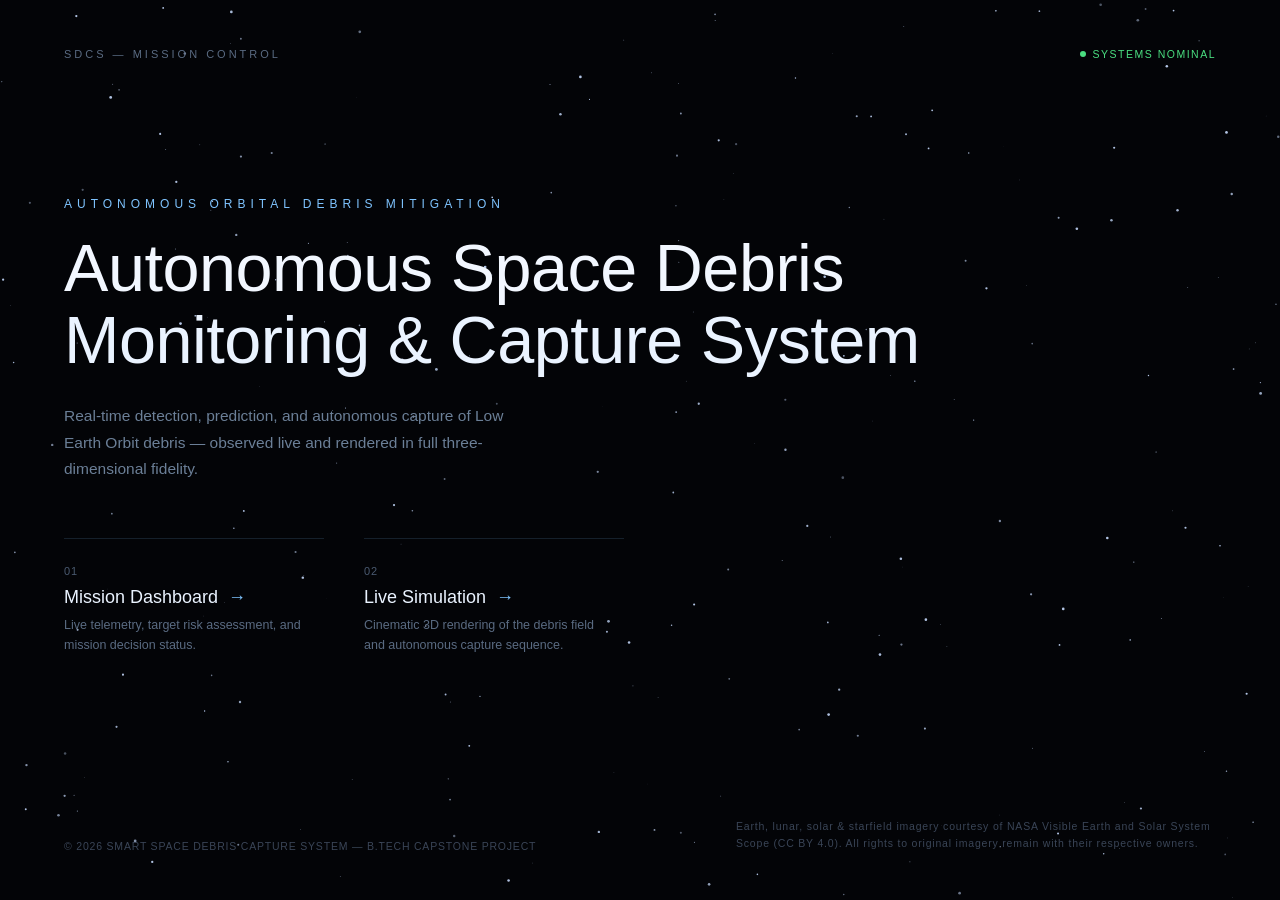
<file: Smart-Space-Debris-Capture-System/DASHBOARD/index.html>
<!DOCTYPE html>
<html lang="en">
<head>
<meta charset="UTF-8">
<title>Autonomous Space Debris Monitoring &amp; Capture System</title>
<style>
  * { margin: 0; padding: 0; box-sizing: border-box; }
  html, body { height: 100%; background: #030407; overflow: hidden; font-family: 'Segoe UI', Arial, sans-serif; }
  #stars { position: fixed; inset: 0; }

  .frame {
    position: relative; z-index: 2; height: 100vh; display: grid;
    grid-template-columns: 1fr; grid-template-rows: auto 1fr auto; padding: 48px 64px;
  }

  .nav { display: flex; justify-content: space-between; align-items: center;
    opacity: 0; animation: fadeIn 1s ease forwards 0.1s; }
  .nav .mark { font-size: 11px; letter-spacing: 3px; color: #5a6b82; }
  .nav .status { font-size: 10.5px; letter-spacing: 1.5px; color: #4ade80; display: flex; align-items: center; gap: 7px; }
  .nav .dot { width: 6px; height: 6px; border-radius: 50%; background: #4ade80; animation: pulse 1.6s infinite; }
  @keyframes pulse { 0%,100% { opacity:1; } 50% { opacity:0.3; } }

  .hero { display: flex; flex-direction: column; justify-content: center; max-width: 900px; }
  .kicker { font-size: 12px; letter-spacing: 5px; color: #7fc4ff; text-transform: uppercase;
    opacity: 0; animation: fadeUp 1.1s ease forwards 0.35s; margin-bottom: 22px; }
  h1 {
    font-size: clamp(38px, 5.2vw, 68px); font-weight: 200; color: #f2f7ff; line-height: 1.08;
    letter-spacing: -0.5px; opacity: 0; animation: fadeUp 1.1s ease forwards 0.55s;
  }
  h1 b { font-weight: 500; color: #eaf3ff; }
  .tagline {
    margin-top: 26px; color: #6b7f97; font-size: 15.5px; max-width: 480px; line-height: 1.7;
    opacity: 0; animation: fadeUp 1.1s ease forwards 0.85s;
  }

  .actions { display: flex; gap: 40px; margin-top: 56px; align-items: flex-end;
    opacity: 0; animation: fadeUp 1.1s ease forwards 1.15s; }

  .action-card { position: relative; padding: 26px 0; border-top: 1px solid rgba(127,196,255,0.15);
    width: 260px; text-decoration: none; transition: border-color 0.35s ease, transform 0.35s ease; }
  .action-card:hover { border-top-color: rgba(127,196,255,0.65); transform: translateX(4px); }
  .action-card .num { font-size: 11px; color: #4a5a70; letter-spacing: 1px; margin-bottom: 10px; display: block; }
  .action-card h2 { color: #eaf3ff; font-size: 18px; font-weight: 400; margin-bottom: 8px;
    display: flex; align-items: center; gap: 10px; }
  .action-card h2 .arrow { transition: transform 0.35s ease; color: #7fc4ff; }
  .action-card:hover h2 .arrow { transform: translateX(6px); }
  .action-card p { color: #5a6b82; font-size: 12.5px; line-height: 1.55; max-width: 240px; }

  .footer { display: flex; justify-content: space-between; align-items: flex-end;
    font-size: 10.5px; color: #3a4557; letter-spacing: 0.8px;
    opacity: 0; animation: fadeIn 1s ease forwards 1.5s; }
  .footer .legal { max-width: 480px; line-height: 1.6; }
  .footer .legal a { color: #4f5f75; }

  @keyframes fadeUp { from { opacity: 0; transform: translateY(18px); } to { opacity: 1; transform: translateY(0); } }
  @keyframes fadeIn { from { opacity: 0; } to { opacity: 1; } }

  @media (max-width: 720px) {
    .frame { padding: 28px 24px; }
    .actions { flex-direction: column; gap: 20px; }
    .action-card { width: 100%; }
  }
</style>
</head>
<body>

<canvas id="stars"></canvas>

<div class="frame">
  <div class="nav">
    <span class="mark">SDCS — MISSION CONTROL</span>
    <span class="status"><span class="dot"></span>SYSTEMS NOMINAL</span>
  </div>

  <div class="hero">
    <div class="kicker">Autonomous Orbital Debris Mitigation</div>
    <h1>Autonomous Space Debris<br><b>Monitoring &amp; Capture System</b></h1>
    <div class="tagline">
      Real-time detection, prediction, and autonomous capture of Low Earth Orbit
      debris — observed live and rendered in full three-dimensional fidelity.
    </div>

    <div class="actions">
      <a class="action-card" href="dashboard.html">
        <span class="num">01</span>
        <h2>Mission Dashboard <span class="arrow">→</span></h2>
        <p>Live telemetry, target risk assessment, and mission decision status.</p>
      </a>
      <a class="action-card" href="simulation.html">
        <span class="num">02</span>
        <h2>Live Simulation <span class="arrow">→</span></h2>
        <p>Cinematic 3D rendering of the debris field and autonomous capture sequence.</p>
      </a>
    </div>
  </div>

  <div class="footer">
    <span>© 2026 SMART SPACE DEBRIS CAPTURE SYSTEM — B.TECH CAPSTONE PROJECT</span>
    <span class="legal">Earth, lunar, solar &amp; starfield imagery courtesy of NASA Visible Earth
      and Solar System Scope (CC BY 4.0). All rights to original imagery remain with their respective owners.</span>
  </div>
</div>

<script>
const canvas = document.getElementById('stars');
const ctx = canvas.getContext('2d');
function resize() { canvas.width = innerWidth; canvas.height = innerHeight; }
resize(); addEventListener('resize', resize);

const stars = Array.from({length: 260}, () => ({
  x: Math.random() * innerWidth, y: Math.random() * innerHeight,
  r: Math.random() * 1.2 + 0.2, tw: Math.random() * Math.PI * 2, baseX: 0, baseY: 0
}));
stars.forEach(s => { s.baseX = s.x; s.baseY = s.y; });

let mouseX = 0, mouseY = 0;
addEventListener('mousemove', (e) => {
  mouseX = (e.clientX - innerWidth/2) / innerWidth;
  mouseY = (e.clientY - innerHeight/2) / innerHeight;
});

function draw() {
  ctx.fillStyle = '#030407';
  ctx.fillRect(0, 0, canvas.width, canvas.height);
  const t = Date.now() * 0.001;
  stars.forEach(s => {
    const a = 0.35 + 0.55 * Math.abs(Math.sin(t + s.tw));
    const px = s.baseX + mouseX * 14 * s.r;
    const py = s.baseY + mouseY * 14 * s.r;
    ctx.fillStyle = 'rgba(200,220,255,' + a + ')';
    ctx.beginPath(); ctx.arc(px, py, s.r, 0, Math.PI * 2); ctx.fill();
  });
  requestAnimationFrame(draw);
}
draw();
</script>

</body>
</html>
</file>
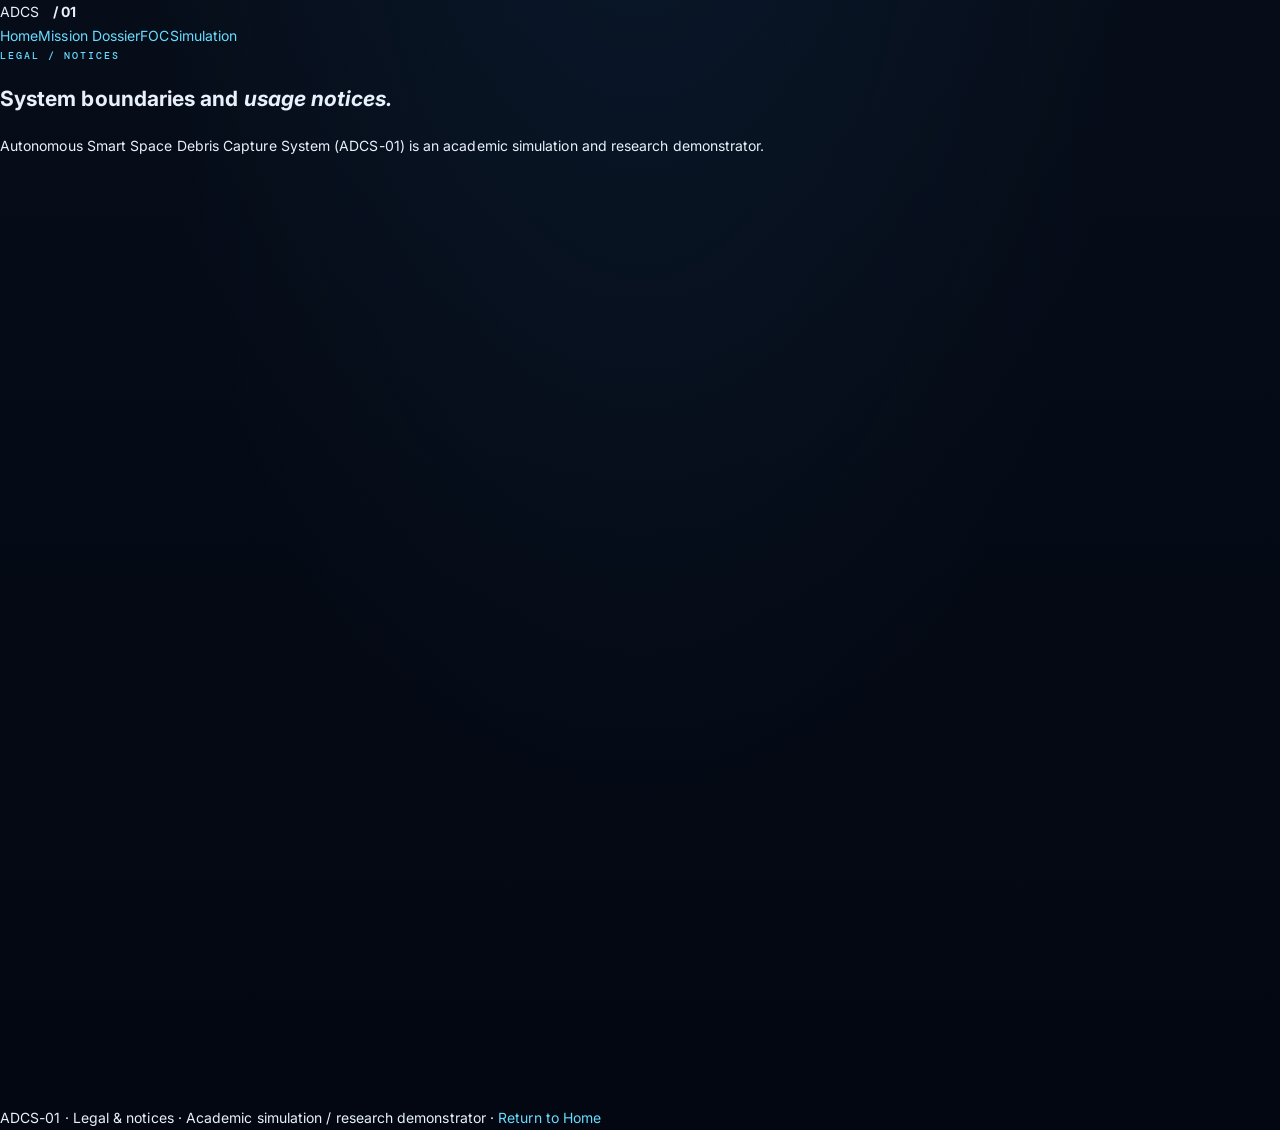
<file: DASHBOARD/legal.html>
<!doctype html><html lang="en"><head><meta charset="utf-8"><meta name="viewport" content="width=device-width,initial-scale=1"><title>Legal & Notices | ADCS-01</title><link rel="stylesheet" href="assets/site.css"></head><body><header class="nav"><div class="nav-inner"><a class="brand" href="index.html" style="text-decoration:none">ADCS <b>/ 01</b></a><nav class="navlinks"><a href="index.html">Home</a><a href="system_operation.html">Mission Dossier</a><a href="foc.html">FOC</a><a href="simulation.html">Simulation</a></nav></div></header><main class="shell"><section class="hero" style="min-height:58vh"><div><div class="eyebrow">LEGAL / NOTICES</div><h1>System boundaries and <em>usage notices.</em></h1><p class="lead">Autonomous Smart Space Debris Capture System (ADCS-01) is an academic simulation and research demonstrator.</p></div></section><section class="section"><div class="grid2"><article class="panel reveal from-left"><div class="eyebrow">SIMULATION STATUS</div><h3>Non-flight system</h3><p>The website, FOC and orbital simulation represent conceptual system behaviour. They are not flight-qualified software, live mission control, safety-critical systems or spacecraft authorization interfaces.</p></article><article class="panel reveal from-right"><div class="eyebrow">DATA STATUS</div><h3>Reference and synthetic values</h3><p>Displayed positions, velocities, ranges, scores and mission states are simulation/reference values unless explicitly connected to a local project data source. They must not be interpreted as live spacecraft telemetry.</p></article></div></section><section class="section"><div class="panel reveal scale-in"><div class="eyebrow">AFFILIATION</div><h3>No agency affiliation</h3><p>This project is not produced, operated, endorsed or certified by NASA, ISRO, ESA or another government space agency. The visual and terminology choices are intended to follow familiar mission-control conventions without implying institutional ownership.</p></div></section><section class="section"><div class="panel reveal from-left"><div class="eyebrow">ASSETS</div><h3>Local project media</h3><p>The welcome video and Phase 1–15 figures are project-supplied assets. Third-party libraries, textures, fonts and models remain subject to their respective licenses and terms.</p></div></section></main><footer class="footer">ADCS-01 · Legal &amp; notices · Academic simulation / research demonstrator · <a href="index.html">Return to Home</a></footer><script src="assets/site.js"></script></body></html>
</file>
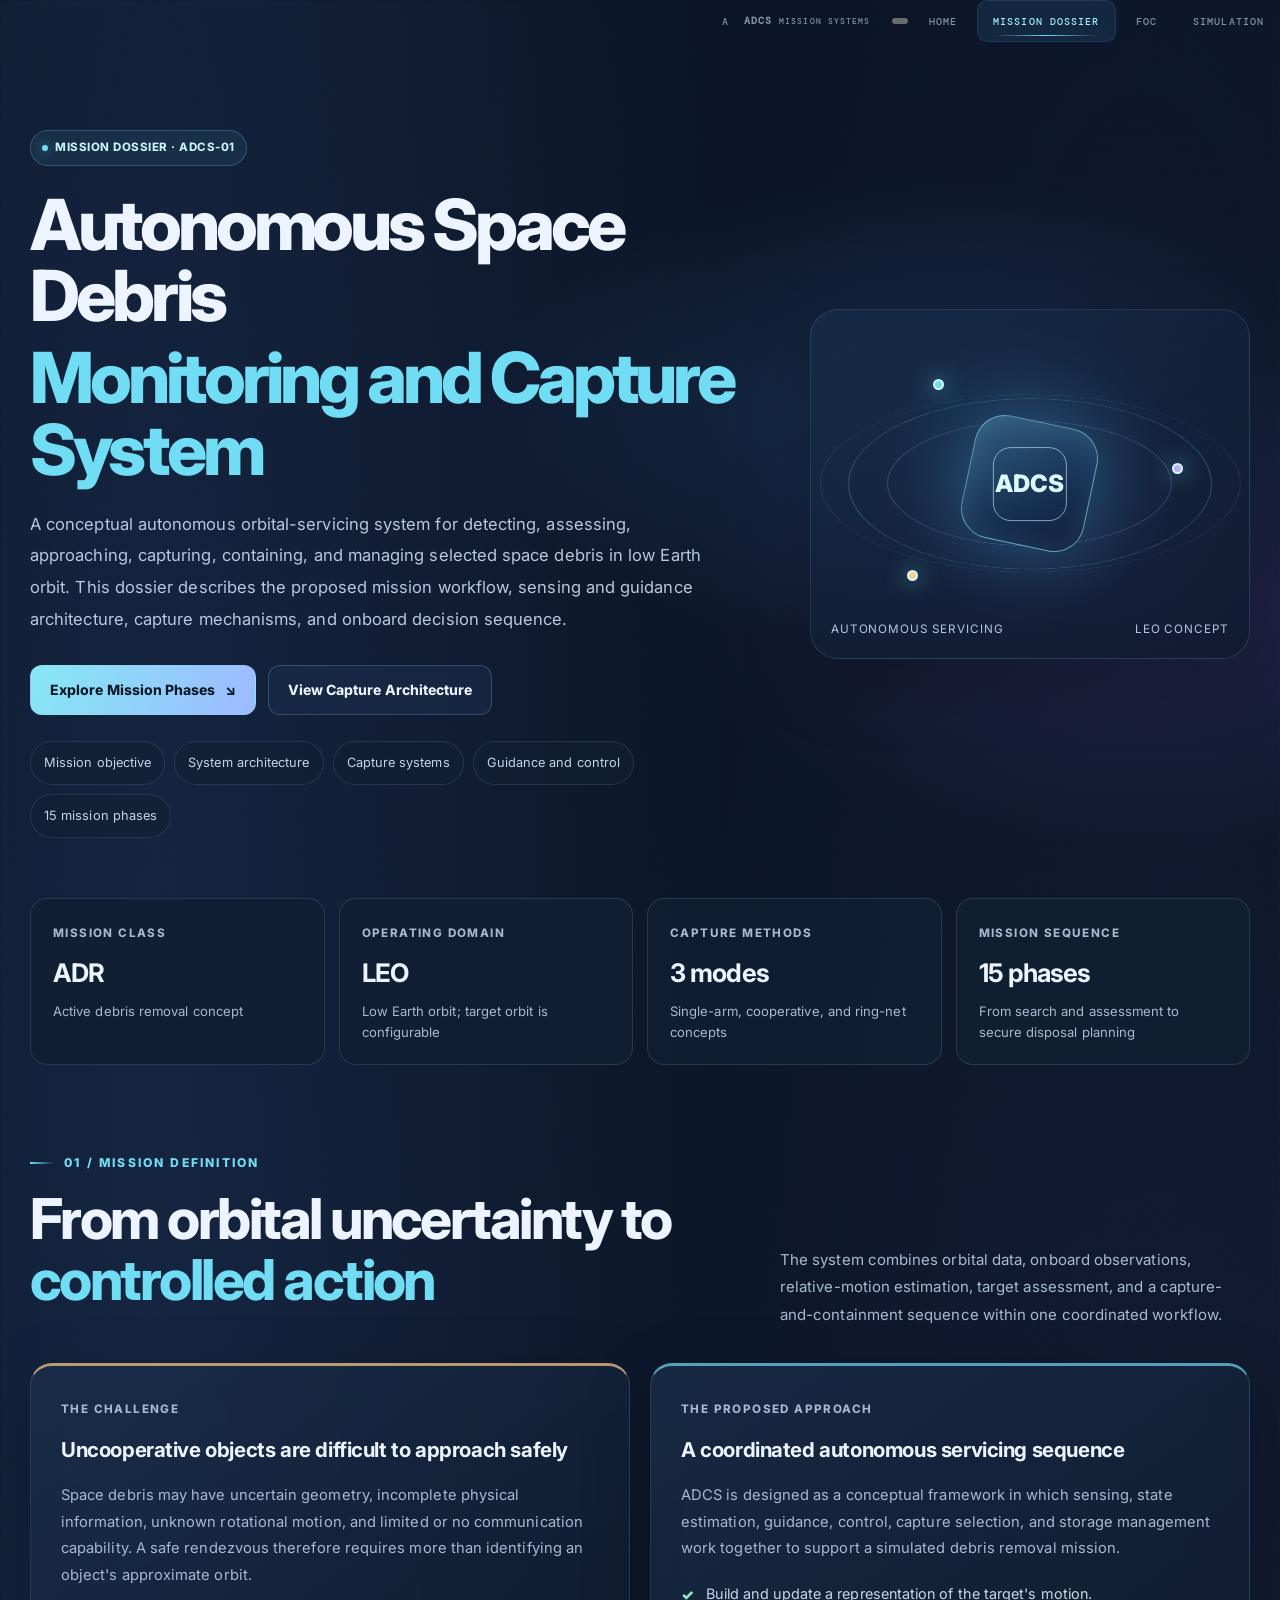
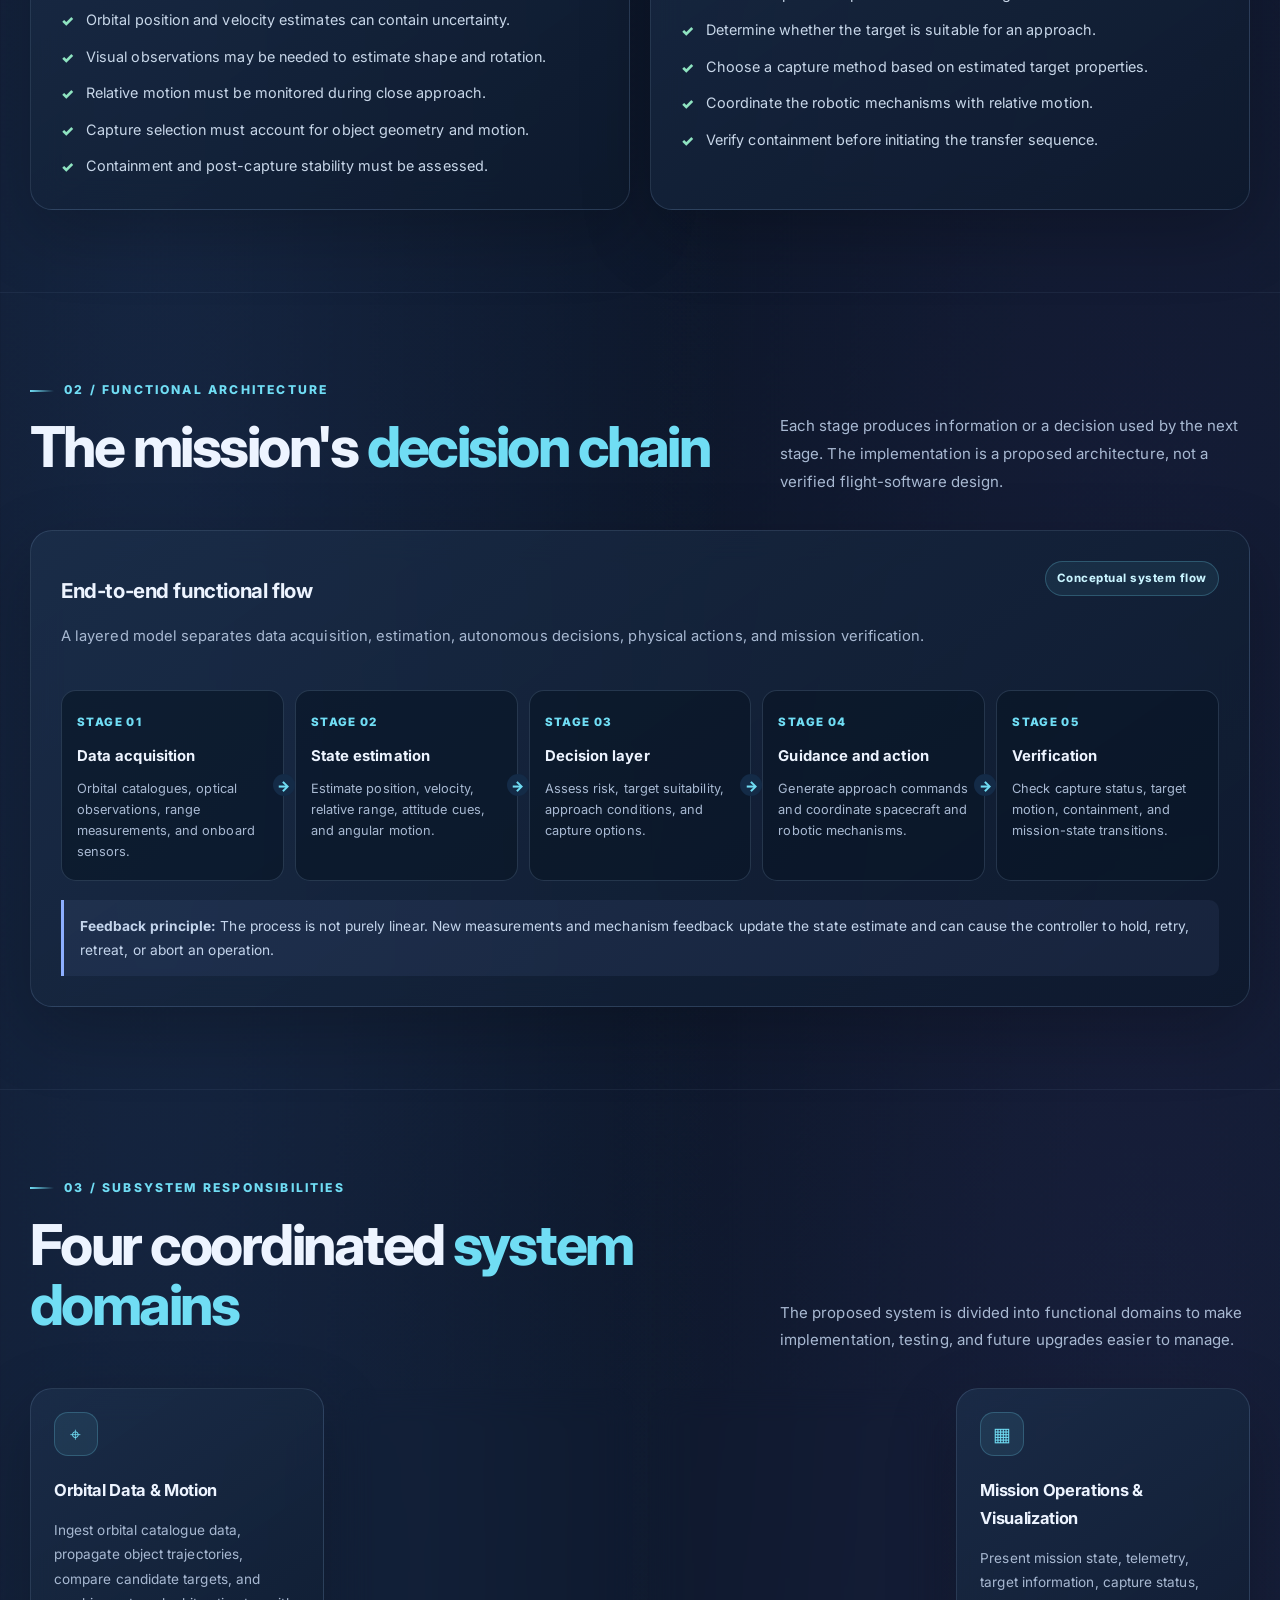
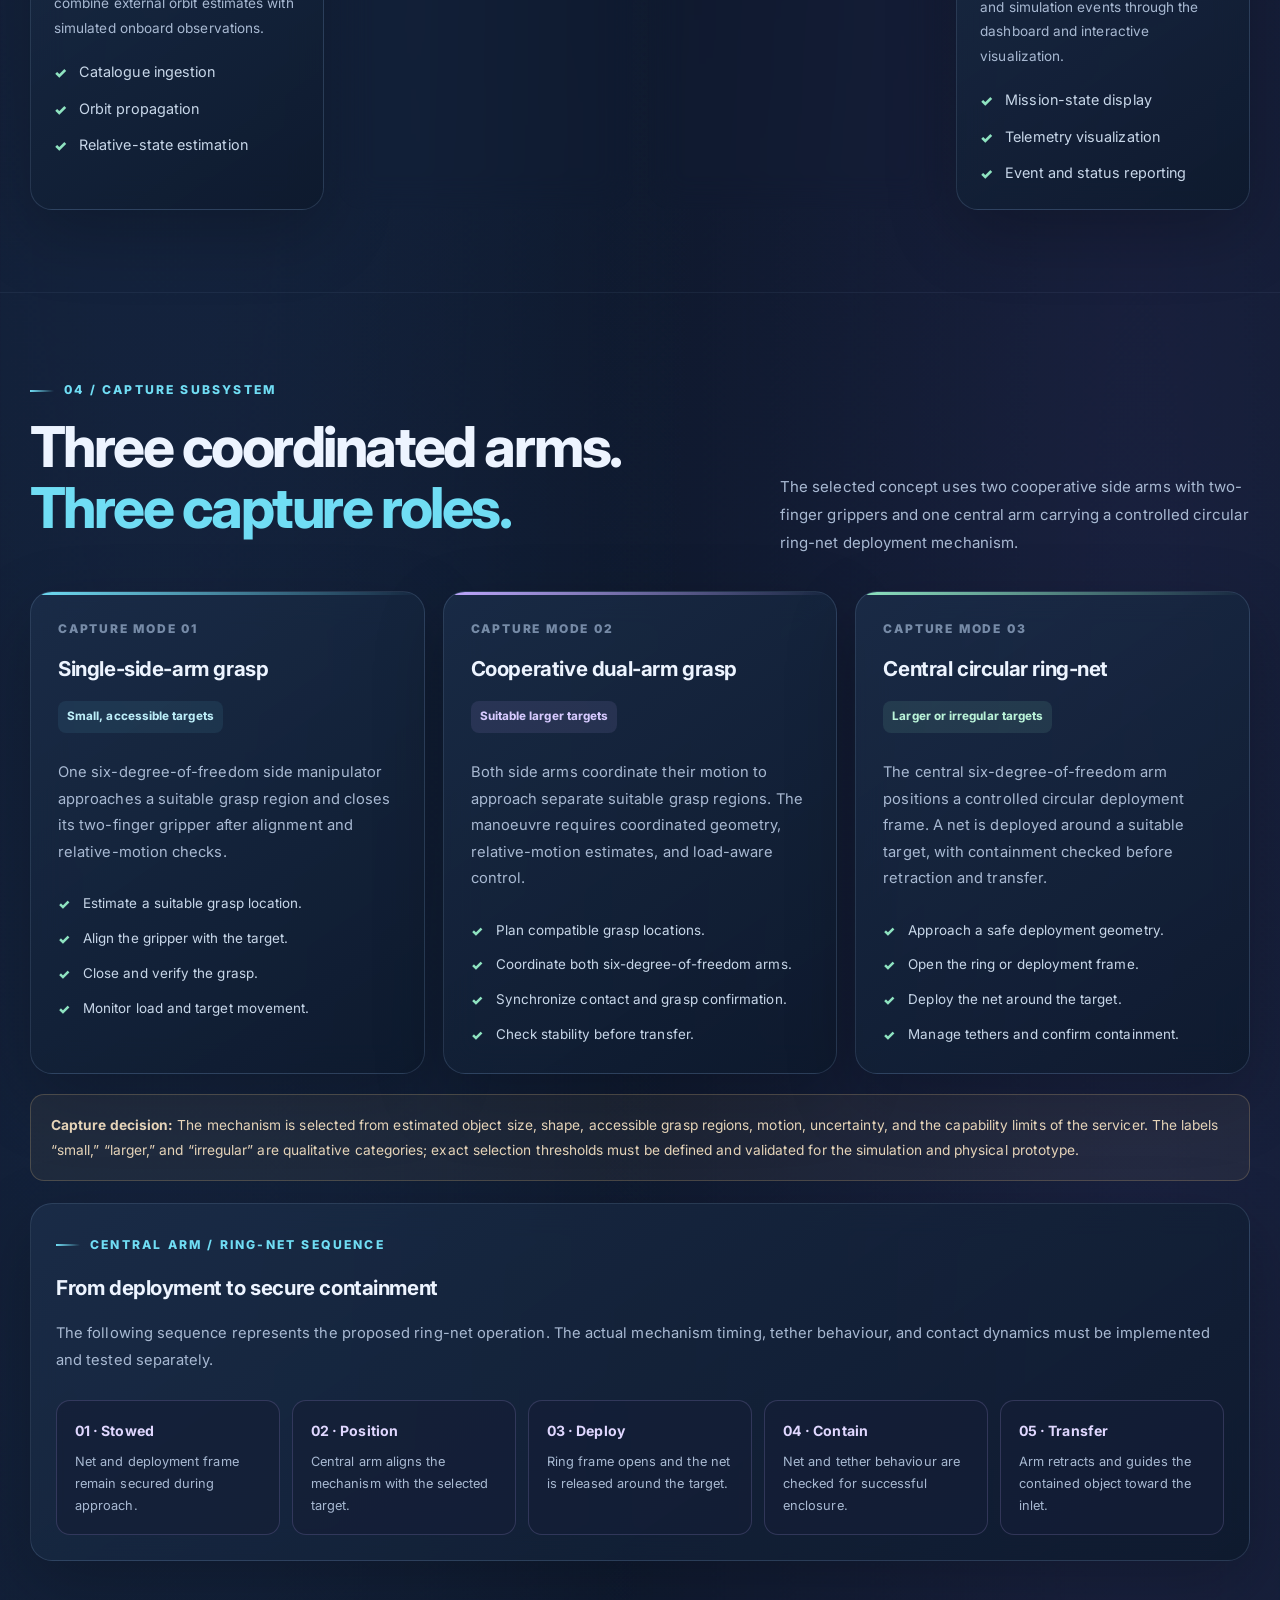
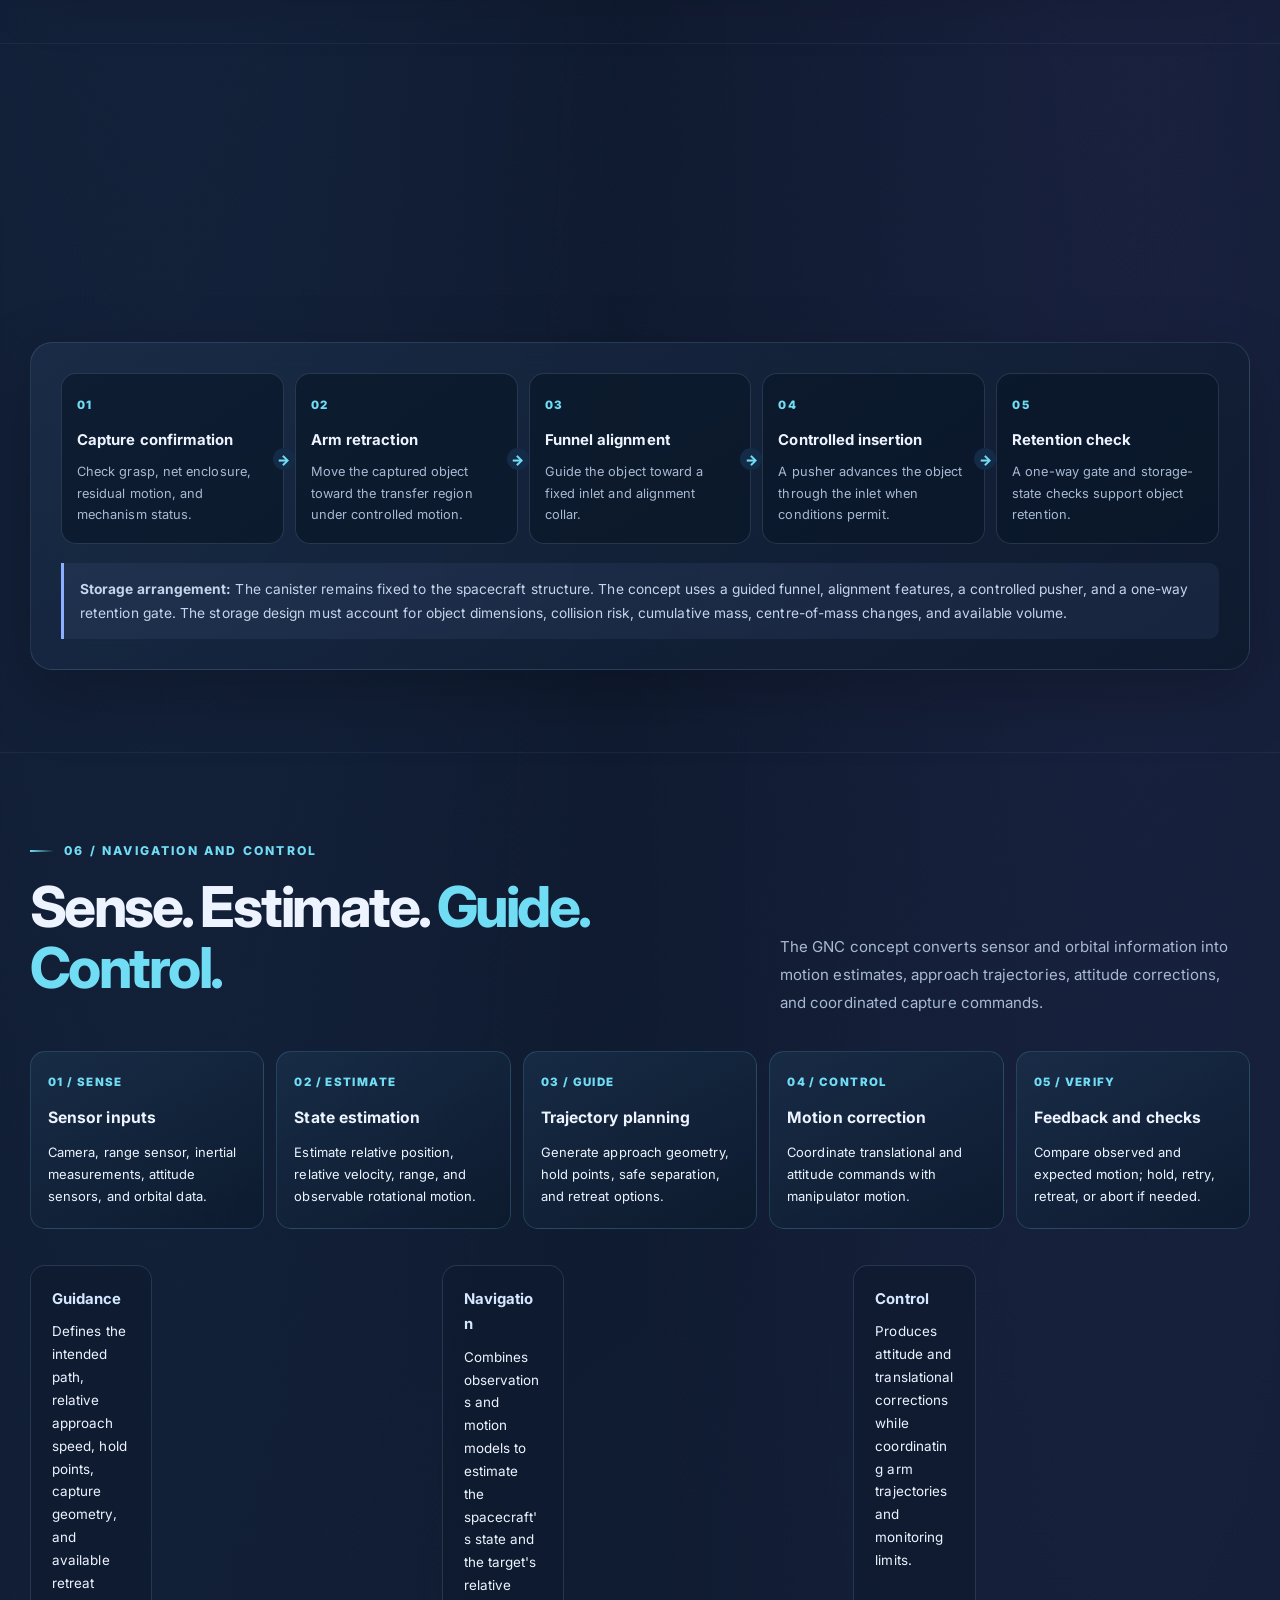
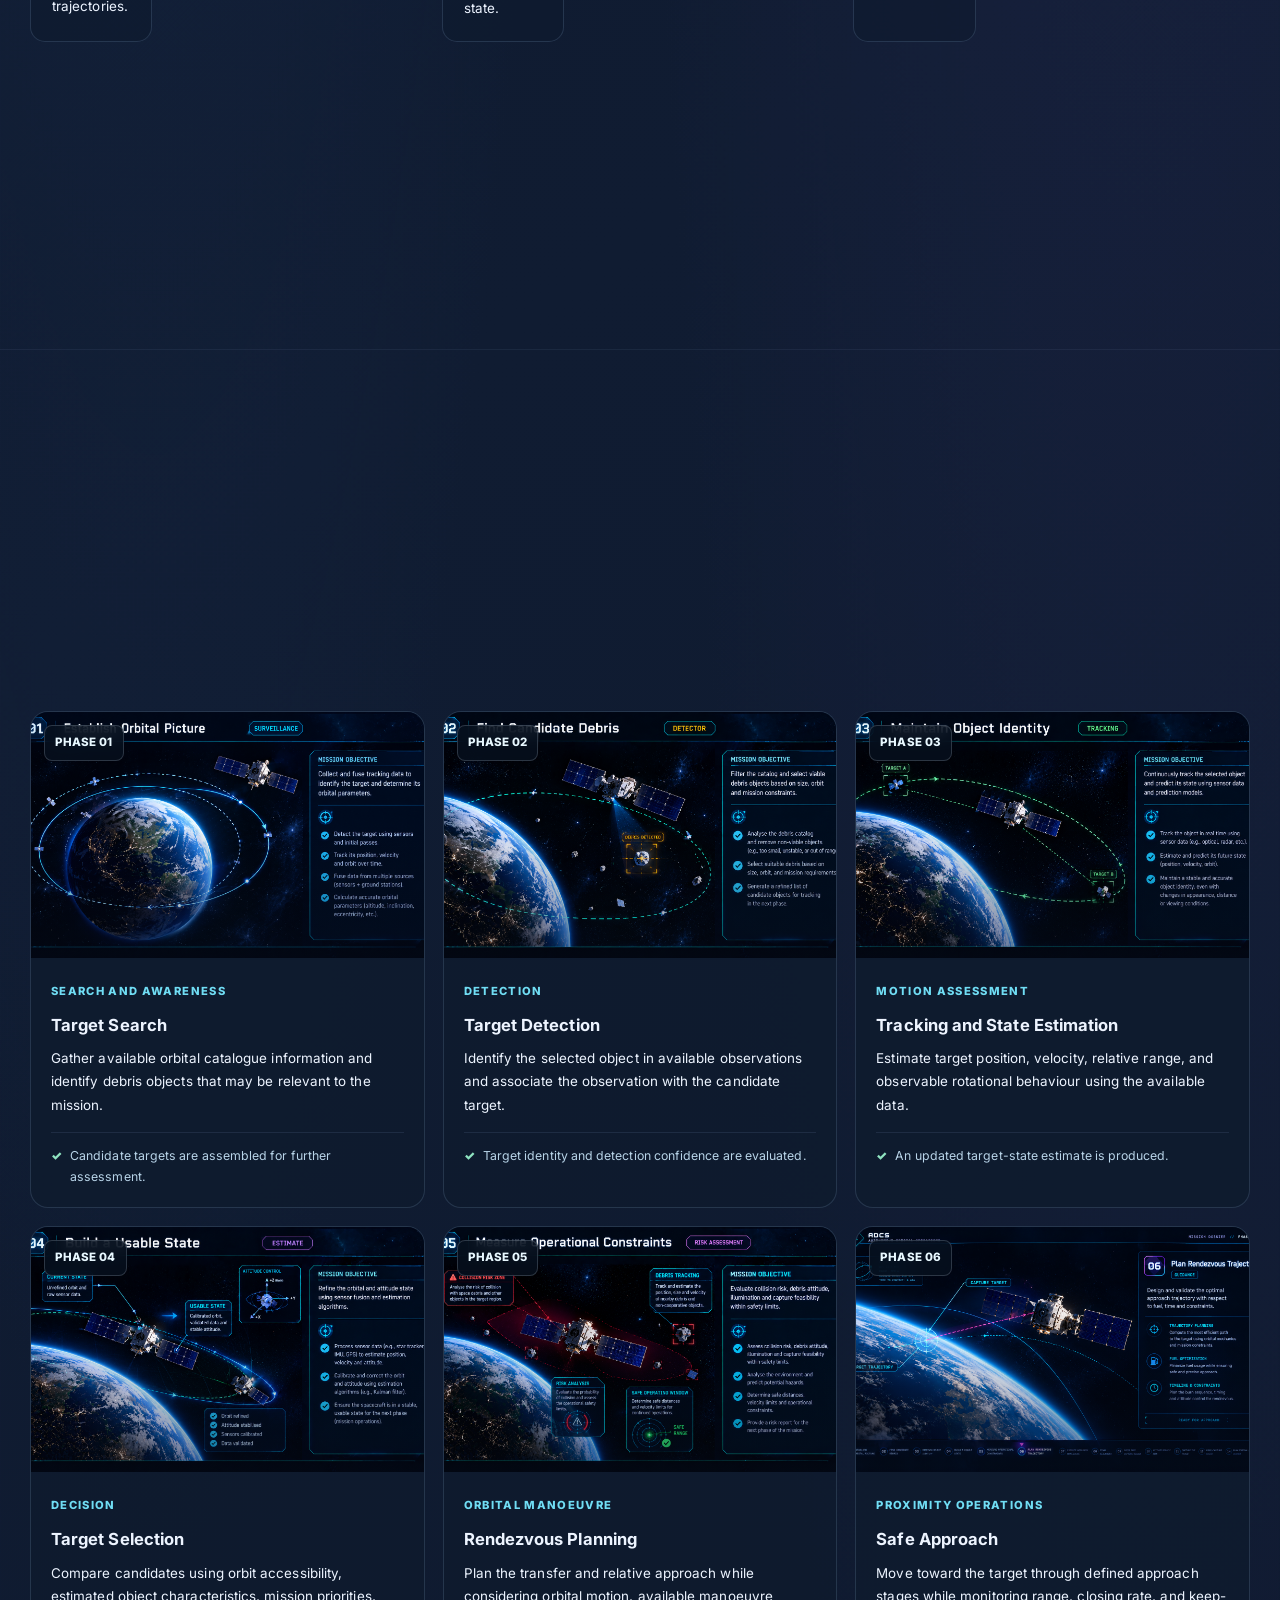
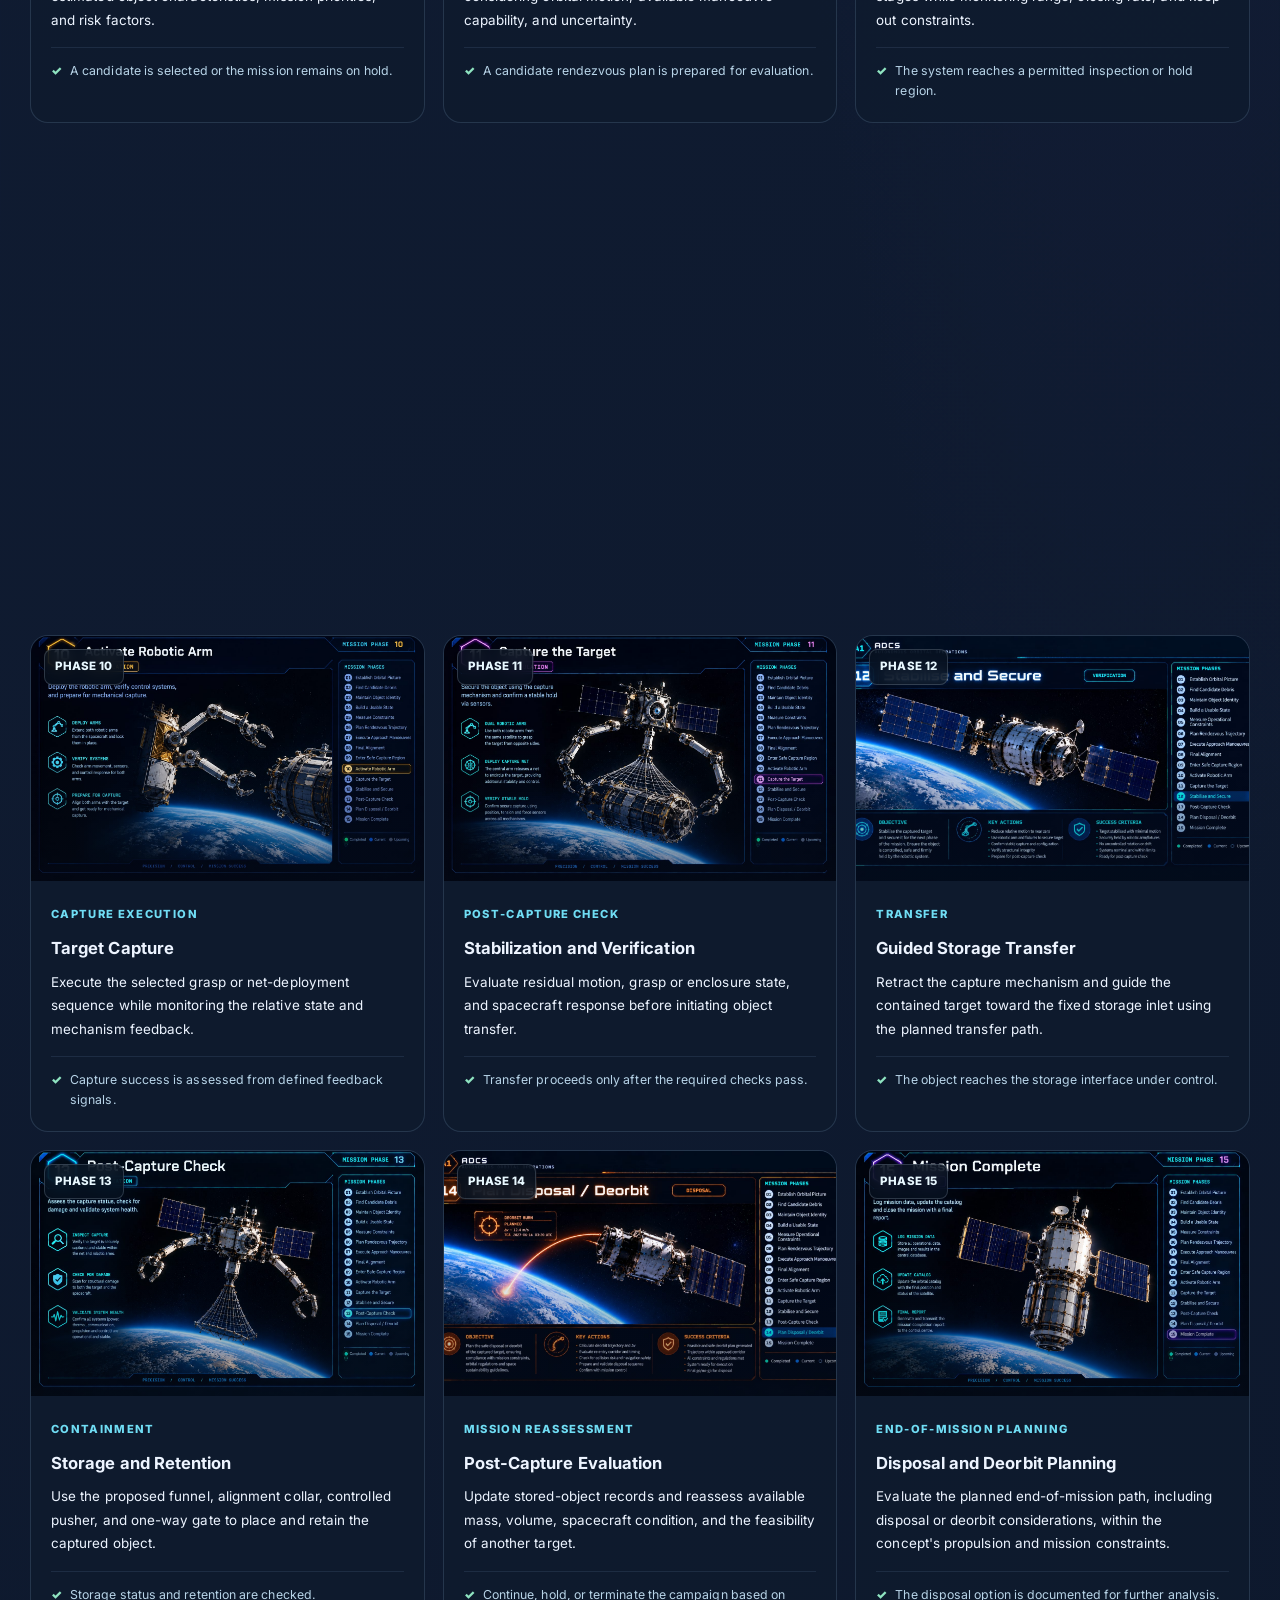
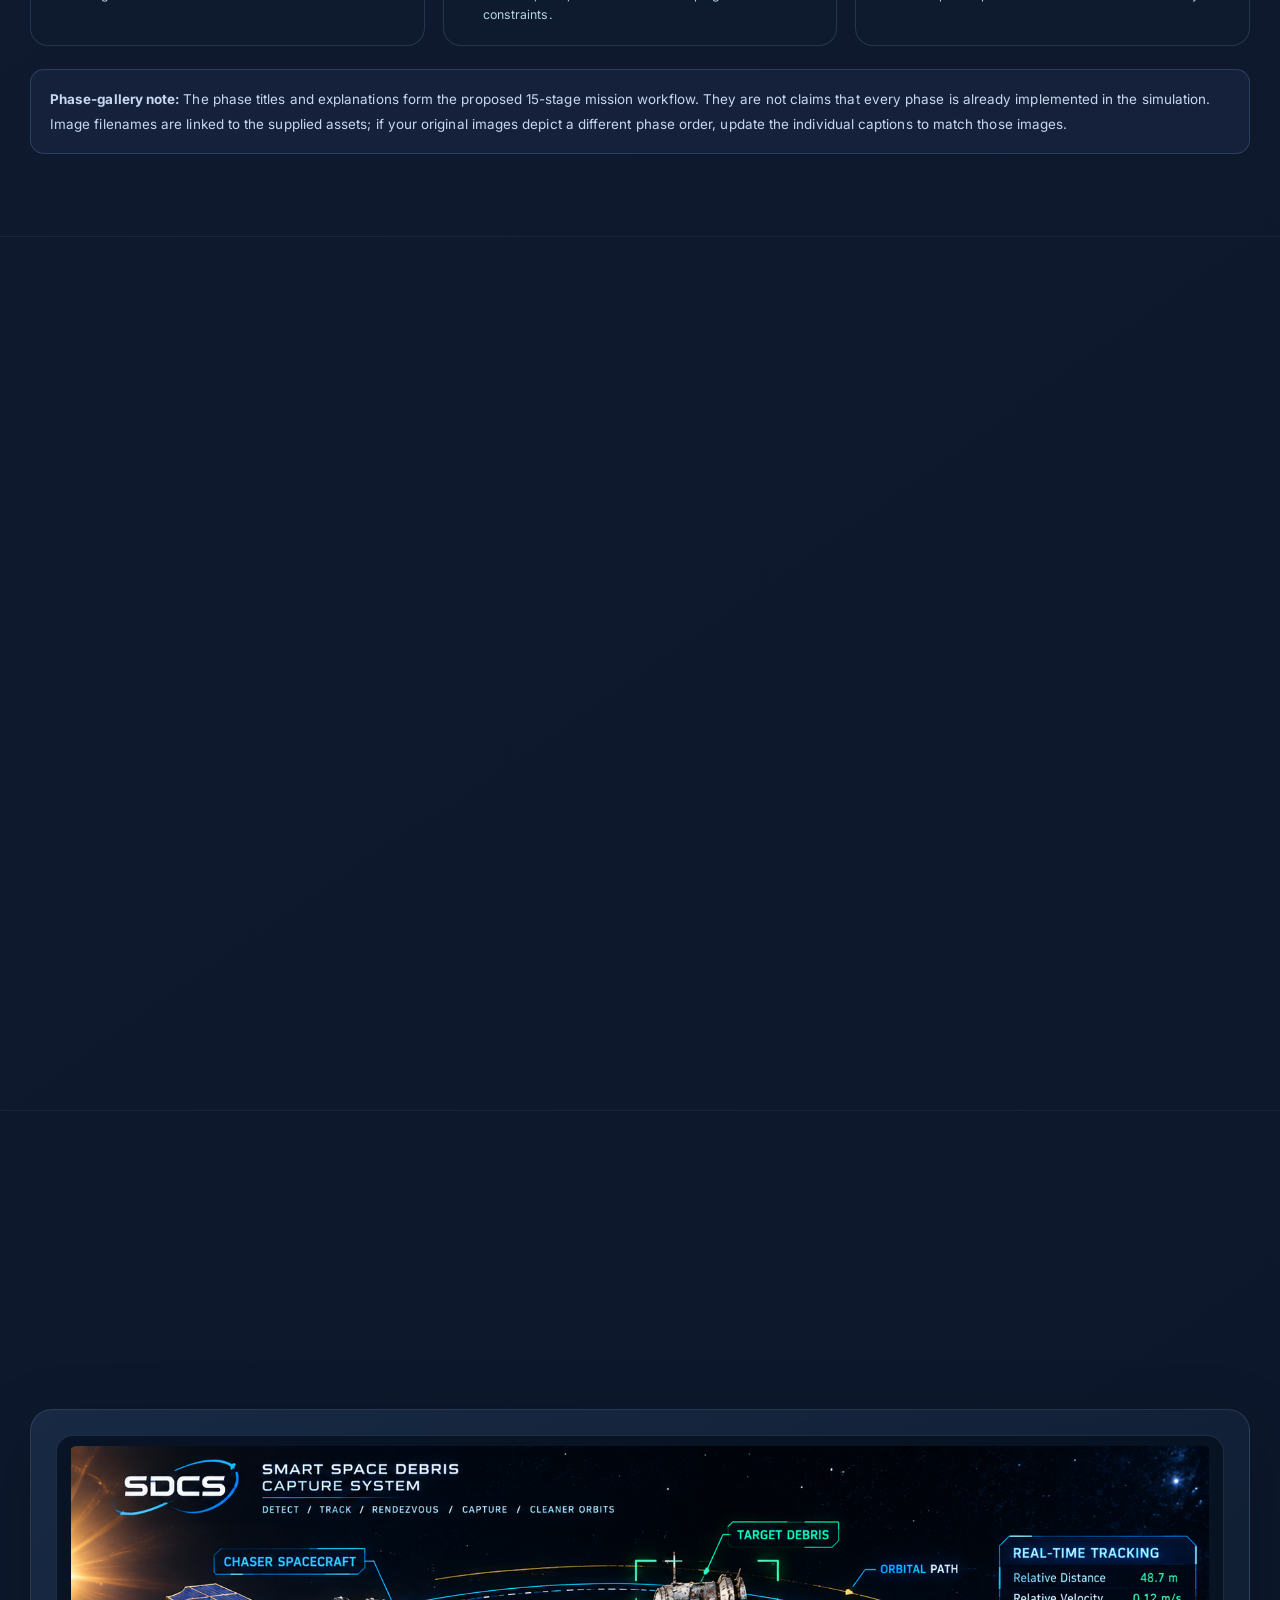
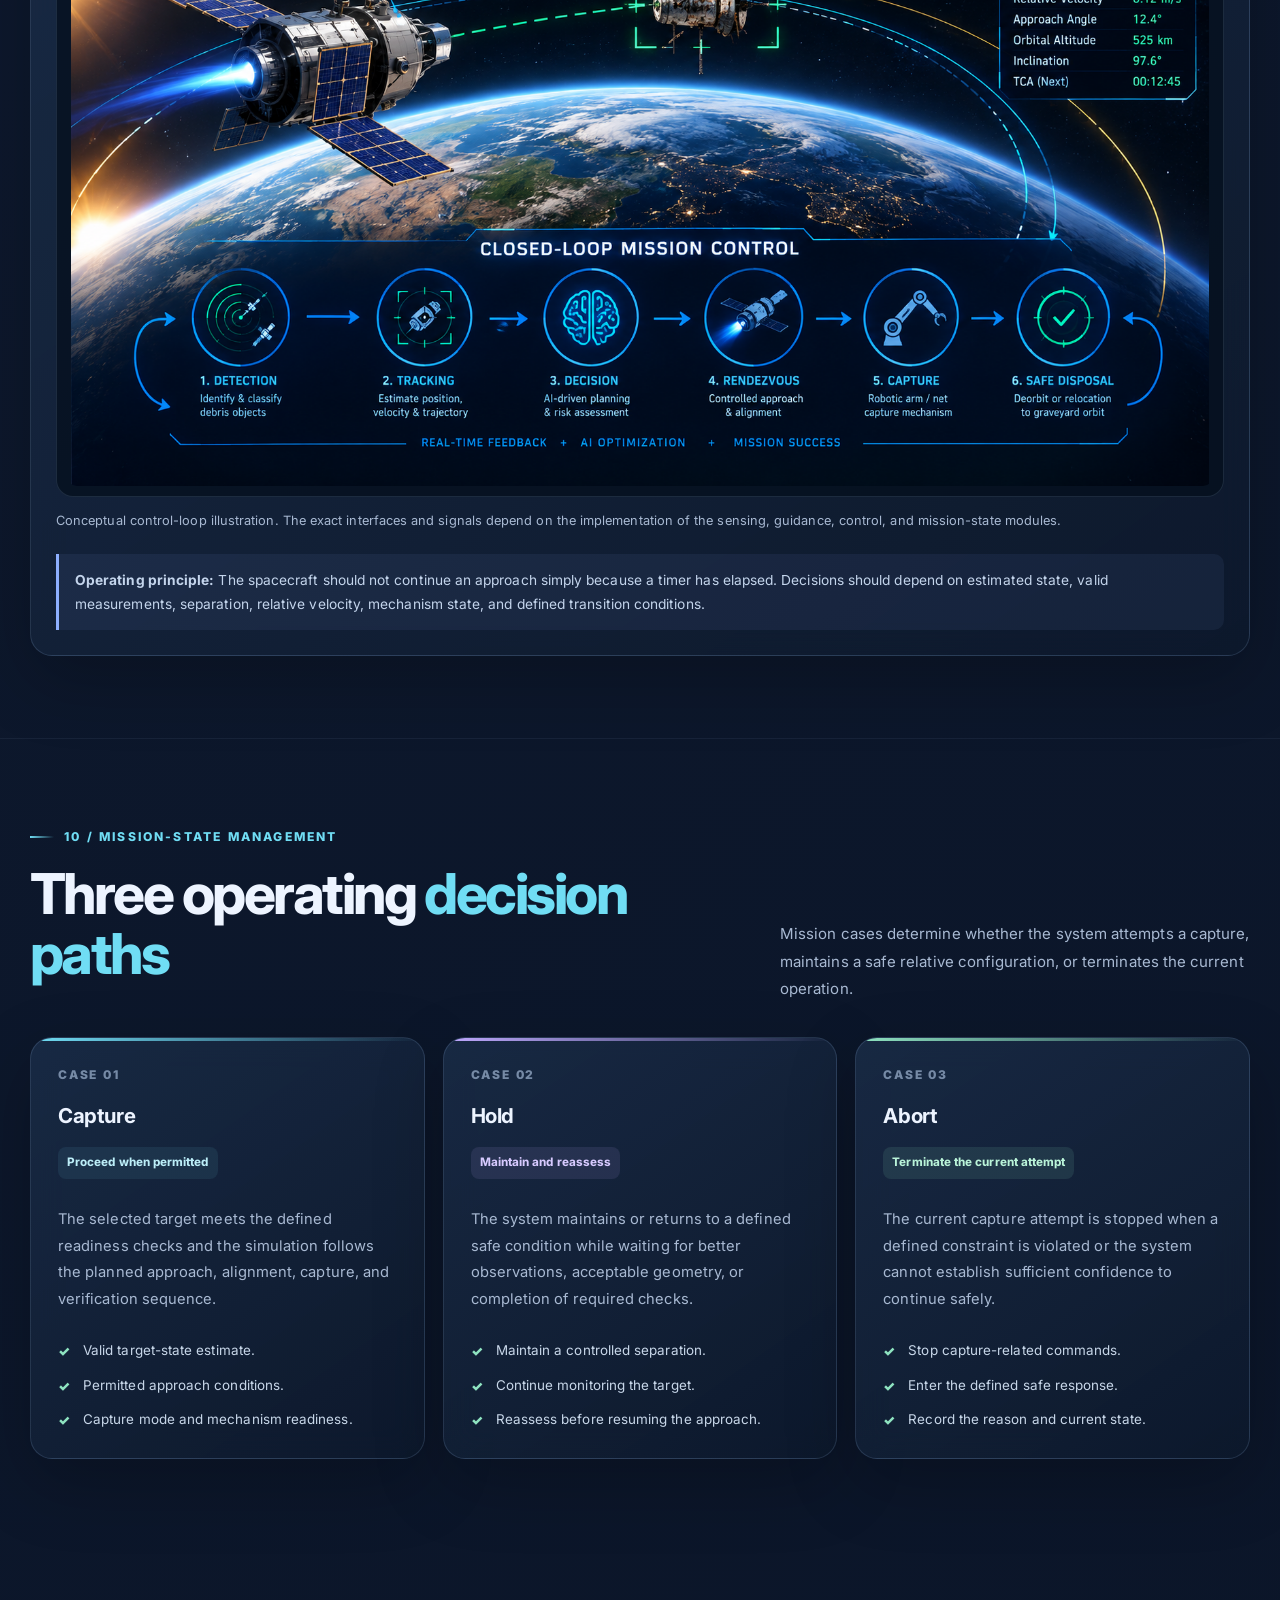
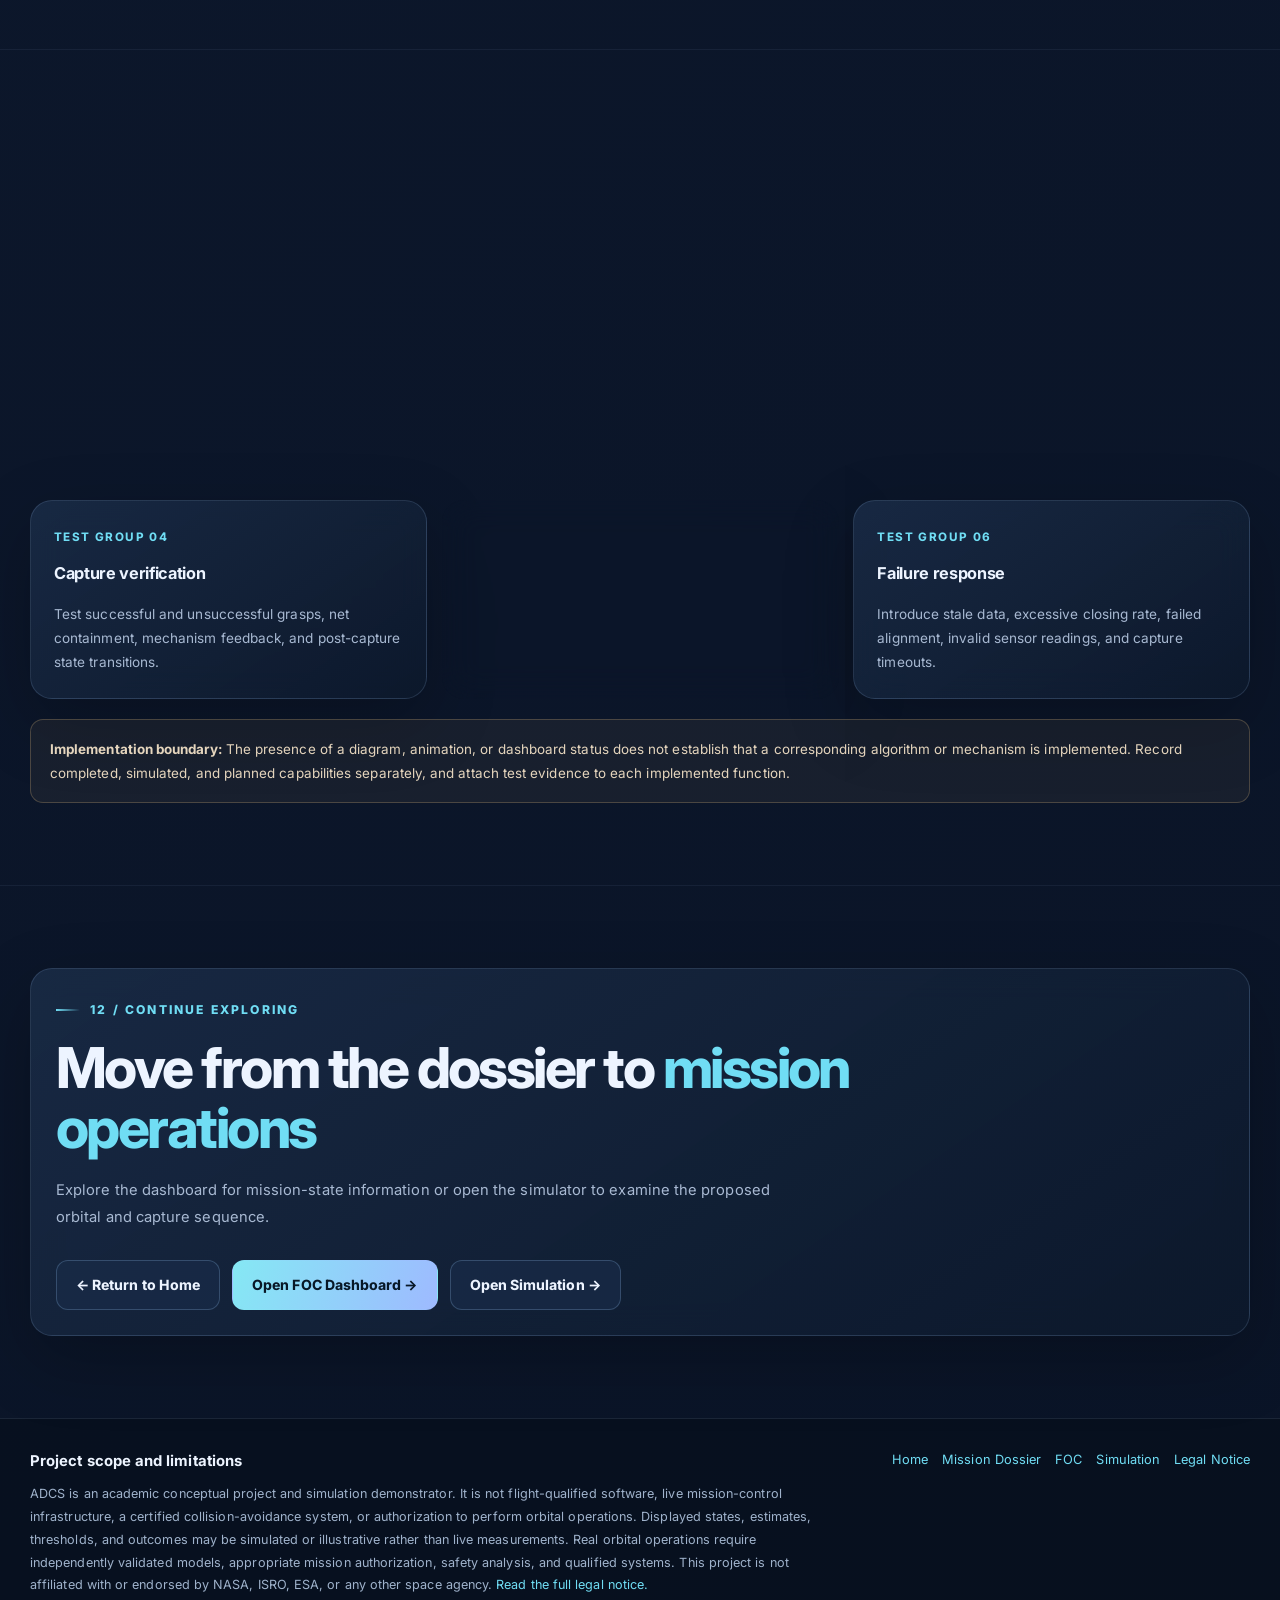
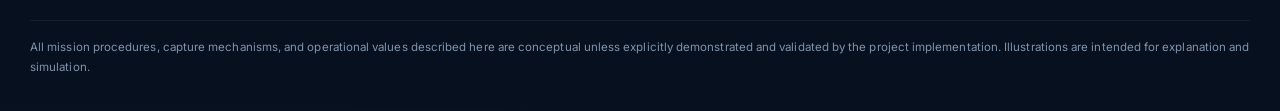
<file: DASHBOARD/system_operation.html>
<!DOCTYPE html>
<html lang="en">
<head>
  <meta charset="UTF-8">
  <meta name="viewport" content="width=device-width, initial-scale=1.0">

  <meta
    name="description"
    content="Mission dossier for the Autonomous Space Debris Monitoring and Capture System (ADCS), covering mission objectives, autonomous guidance, target assessment, robotic capture, containment, and disposal."
  >

  <meta name="theme-color" content="#101a30">
  <title>Mission Dossier | ADCS</title>

  <link rel="stylesheet" href="assets/site.css">

  <style>
    /* =========================================================
       ADCS MISSION DOSSIER
       Page-specific styling. Shared site.css remains untouched.
       ========================================================= */

    :root {
      --md-bg: #0a1325;
      --md-panel: rgba(18, 32, 55, 0.78);
      --md-panel-strong: rgba(22, 39, 65, 0.94);
      --md-border: rgba(157, 190, 232, 0.17);
      --md-text: #edf4ff;
      --md-muted: #a8b9d2;
      --md-cyan: #70ddf4;
      --md-blue: #8dafff;
      --md-violet: #c0a9ff;
      --md-green: #8fe4c1;
      --md-amber: #ffd18a;
      --md-radius: 22px;
      --md-width: 1220px;
      --md-shadow: 0 24px 70px rgba(0, 0, 0, 0.22);
    }

    .md-page {
      min-height: 100vh;
      color: var(--md-text);
      background:
        radial-gradient(ellipse at 12% 9%, rgba(67, 115, 186, 0.17), transparent 36%),
        radial-gradient(ellipse at 89% 28%, rgba(103, 84, 179, 0.12), transparent 34%),
        linear-gradient(145deg, #0b1426 0%, #101c32 46%, #0a1427 100%);
      overflow: clip;
    }

    .md-page *,
    .md-page *::before,
    .md-page *::after {
      box-sizing: border-box;
    }

    .md-container {
      width: min(var(--md-width), calc(100% - 44px));
      margin-inline: auto;
    }

    .md-section {
      position: relative;
      padding: 82px 0;
      scroll-margin-top: 100px;
    }

    .md-section + .md-section {
      border-top: 1px solid rgba(171, 199, 234, 0.07);
    }

    .md-eyebrow {
      display: inline-flex;
      align-items: center;
      gap: 10px;
      color: var(--md-cyan);
      font-size: 0.76rem;
      font-weight: 800;
      letter-spacing: 0.18em;
      text-transform: uppercase;
    }

    .md-eyebrow::before {
      content: "";
      width: 24px;
      height: 2px;
      background: linear-gradient(90deg, var(--md-cyan), transparent);
    }

    .md-heading {
      max-width: 800px;
      margin: 16px 0 18px;
      font-size: clamp(2rem, 4.4vw, 3.55rem);
      line-height: 1.08;
      letter-spacing: -0.045em;
      font-weight: 760;
    }

    .md-heading span {
      color: var(--md-cyan);
    }

    .md-lead {
      max-width: 760px;
      margin: 0;
      color: var(--md-muted);
      font-size: 1.02rem;
      line-height: 1.85;
    }

    .md-section-head {
      display: flex;
      align-items: flex-end;
      justify-content: space-between;
      gap: 30px;
      margin-bottom: 34px;
    }

    .md-section-head .md-lead {
      max-width: 470px;
      font-size: 0.94rem;
    }

    .md-card {
      min-width: 0;
      border: 1px solid var(--md-border);
      border-radius: var(--md-radius);
      background: linear-gradient(
        145deg,
        rgba(28, 47, 75, 0.76),
        rgba(13, 25, 44, 0.84)
      );
      box-shadow: var(--md-shadow);
      backdrop-filter: blur(16px);
      -webkit-backdrop-filter: blur(16px);
    }

    .md-card-pad {
      padding: 25px;
    }

    .md-small-label {
      color: var(--md-muted);
      font-size: 0.73rem;
      font-weight: 750;
      letter-spacing: 0.12em;
      text-transform: uppercase;
    }

    .md-chip {
      display: inline-flex;
      align-items: center;
      gap: 7px;
      width: fit-content;
      padding: 7px 11px;
      border: 1px solid rgba(112, 221, 244, 0.24);
      border-radius: 999px;
      background: rgba(112, 221, 244, 0.075);
      color: #c9f5ff;
      font-size: 0.72rem;
      font-weight: 750;
      letter-spacing: 0.045em;
    }

    .md-chip-dot {
      width: 6px;
      height: 6px;
      border-radius: 50%;
      background: var(--md-cyan);
      box-shadow: 0 0 12px rgba(112, 221, 244, 0.7);
    }

    /* HERO */

    .md-hero {
      position: relative;
      display: grid;
      align-items: center;
      min-height: 580px;
      padding: 88px 0 72px;
      isolation: isolate;
    }

    .md-hero::before {
      content: "";
      position: absolute;
      z-index: -1;
      inset: 0;
      background:
        radial-gradient(ellipse at 72% 43%, rgba(65, 133, 206, 0.21), transparent 34%),
        radial-gradient(ellipse at 90% 65%, rgba(116, 94, 191, 0.17), transparent 30%);
      pointer-events: none;
    }

    .md-hero-grid {
      display: grid;
      grid-template-columns: minmax(0, 1.25fr) minmax(270px, 0.75fr);
      gap: 46px;
      align-items: center;
    }

    .md-hero h1 {
      max-width: 790px;
      margin: 23px 0;
      font-size: clamp(2.55rem, 5.5vw, 5.05rem);
      line-height: 1.02;
      letter-spacing: -0.058em;
      font-weight: 800;
    }

    .md-hero h1 span {
      display: block;
      margin-top: 10px;
      color: var(--md-cyan);
    }

    .md-hero-copy {
      max-width: 700px;
      color: #b7c8df;
      font-size: 1.04rem;
      line-height: 1.9;
    }

    .md-hero-actions {
      display: flex;
      flex-wrap: wrap;
      gap: 12px;
      margin-top: 30px;
    }

    .md-button {
      display: inline-flex;
      justify-content: center;
      align-items: center;
      gap: 9px;
      min-height: 47px;
      padding: 12px 19px;
      border: 1px solid rgba(144, 191, 236, 0.25);
      border-radius: 12px;
      background: rgba(25, 44, 72, 0.72);
      color: var(--md-text);
      text-decoration: none;
      font-size: 0.88rem;
      font-weight: 750;
      transition: transform 180ms ease, background 180ms ease, border-color 180ms ease;
    }

    .md-button:hover {
      transform: translateY(-3px);
      border-color: rgba(112, 221, 244, 0.6);
      background: rgba(39, 69, 105, 0.92);
    }

    .md-button-primary {
      color: #081827;
      border-color: transparent;
      background: linear-gradient(110deg, #85e8f4, #9ebaff);
    }

    .md-button-primary:hover {
      background: linear-gradient(110deg, #a0f1fb, #b4c8ff);
    }

    .md-hero-visual {
      position: relative;
      display: grid;
      place-items: center;
      min-height: 350px;
      border: 1px solid rgba(145, 188, 230, 0.17);
      border-radius: 28px;
      background:
        radial-gradient(circle at 50% 48%, rgba(74, 147, 211, 0.19), transparent 52%),
        linear-gradient(150deg, rgba(24, 45, 73, 0.72), rgba(11, 22, 40, 0.62));
      box-shadow: var(--md-shadow);
      overflow: hidden;
    }

    .md-orbit {
      position: absolute;
      width: 83%;
      aspect-ratio: 1;
      border: 1px solid rgba(112, 221, 244, 0.29);
      border-radius: 50%;
      transform: rotateX(62deg) rotateZ(-22deg);
    }

    .md-orbit-two {
      width: 65%;
      border-color: rgba(192, 169, 255, 0.3);
      transform: rotateX(64deg) rotateZ(43deg);
    }

    .md-orbit-three {
      width: 96%;
      border-color: rgba(141, 175, 255, 0.14);
      transform: rotateX(65deg) rotateZ(8deg);
    }

    .md-core {
      position: relative;
      z-index: 1;
      display: grid;
      place-items: center;
      width: 125px;
      aspect-ratio: 1;
      border: 1px solid rgba(145, 232, 249, 0.58);
      border-radius: 30px;
      background: linear-gradient(145deg, #315e82, #162e50 65%, #111f3a);
      box-shadow: 0 0 65px rgba(80, 178, 230, 0.25), inset 0 0 26px rgba(141, 219, 244, 0.12);
      transform: rotate(12deg);
    }

    .md-core-inner {
      display: grid;
      place-items: center;
      width: 74px;
      aspect-ratio: 1;
      border: 1px solid rgba(199, 243, 255, 0.6);
      border-radius: 18px;
      color: #d9f9ff;
      font-size: 1.5rem;
      font-weight: 850;
      transform: rotate(-12deg);
    }

    .md-orbit-point {
      position: absolute;
      z-index: 2;
      width: 11px;
      height: 11px;
      border: 2px solid #d5faff;
      border-radius: 50%;
      background: var(--md-cyan);
      box-shadow: 0 0 22px rgba(112, 221, 244, 0.9);
    }

    .md-point-a { top: 20%; left: 28%; }
    .md-point-b { right: 15%; top: 44%; background: var(--md-violet); }
    .md-point-c { left: 22%; bottom: 22%; background: var(--md-amber); }

    .md-visual-caption {
      position: absolute;
      bottom: 18px;
      left: 20px;
      right: 20px;
      display: flex;
      justify-content: space-between;
      gap: 15px;
      color: #b4c9e3;
      font-size: 0.73rem;
      letter-spacing: 0.08em;
      text-transform: uppercase;
    }

    .md-metrics {
      display: grid;
      grid-template-columns: repeat(4, minmax(0, 1fr));
      gap: 14px;
      margin-top: -12px;
      position: relative;
      z-index: 3;
    }

    .md-metric {
      padding: 21px 22px;
      border: 1px solid var(--md-border);
      border-radius: 17px;
      background: rgba(16, 31, 52, 0.88);
    }

    .md-metric strong {
      display: block;
      margin: 7px 0;
      font-size: clamp(1.2rem, 2vw, 1.75rem);
      letter-spacing: -0.035em;
    }

    .md-metric p {
      margin: 0;
      color: var(--md-muted);
      font-size: 0.82rem;
      line-height: 1.6;
    }

    /* QUICK NAVIGATION */

    .md-quicknav {
      display: flex;
      flex-wrap: wrap;
      gap: 9px;
      margin-top: 26px;
    }

    .md-quicknav a {
      padding: 10px 13px;
      border: 1px solid rgba(158, 190, 230, 0.15);
      border-radius: 999px;
      background: rgba(17, 32, 53, 0.6);
      color: #c4d5ea;
      text-decoration: none;
      font-size: 0.8rem;
      transition: border-color 160ms ease, color 160ms ease;
    }

    .md-quicknav a:hover {
      color: var(--md-cyan);
      border-color: rgba(112, 221, 244, 0.48);
    }

    /* PROBLEM AND OBJECTIVES */

    .md-two-col {
      display: grid;
      grid-template-columns: minmax(0, 1fr) minmax(0, 1fr);
      gap: 20px;
    }

    .md-problem-card {
      padding: 30px;
      border-top: 3px solid rgba(255, 209, 138, 0.7);
    }

    .md-objective-card {
      padding: 30px;
      border-top: 3px solid rgba(112, 221, 244, 0.7);
    }

    .md-card h3 {
      margin: 13px 0 12px;
      font-size: 1.28rem;
      letter-spacing: -0.02em;
    }

    .md-card p {
      color: var(--md-muted);
      line-height: 1.8;
      font-size: 0.92rem;
    }

    .md-list {
      display: grid;
      gap: 12px;
      margin: 20px 0 0;
      padding: 0;
      list-style: none;
    }

    .md-list li {
      position: relative;
      padding-left: 25px;
      color: #c8d7e9;
      line-height: 1.7;
      font-size: 0.9rem;
    }

    .md-list li::before {
      content: "✓";
      position: absolute;
      left: 0;
      top: 1px;
      color: var(--md-green);
      font-weight: 900;
    }

    /* ARCHITECTURE */

    .md-architecture {
      padding: 30px;
    }

    .md-architecture-intro {
      display: grid;
      grid-template-columns: 1fr auto;
      align-items: start;
      gap: 20px;
      margin-bottom: 25px;
    }

    .md-architecture-flow {
      display: grid;
      grid-template-columns: repeat(5, minmax(0, 1fr));
      gap: 11px;
      align-items: stretch;
    }

    .md-arch-step {
      position: relative;
      padding: 18px 15px;
      border: 1px solid rgba(153, 187, 227, 0.18);
      border-radius: 15px;
      background: rgba(9, 21, 38, 0.62);
    }

    .md-arch-step:not(:last-child)::after {
      content: "→";
      position: absolute;
      top: 50%;
      right: -12px;
      z-index: 2;
      display: grid;
      place-items: center;
      width: 22px;
      height: 22px;
      border-radius: 50%;
      background: #142b47;
      color: var(--md-cyan);
      font-weight: 900;
      transform: translateY(-50%);
    }

    .md-step-no {
      color: var(--md-cyan);
      font-size: 0.72rem;
      font-weight: 850;
      letter-spacing: 0.12em;
    }

    .md-arch-step h4 {
      margin: 12px 0 8px;
      font-size: 0.93rem;
    }

    .md-arch-step p {
      margin: 0;
      font-size: 0.8rem;
      line-height: 1.65;
    }

    .md-architecture-note {
      margin-top: 19px;
      padding: 14px 16px;
      border-left: 3px solid var(--md-blue);
      border-radius: 0 10px 10px 0;
      background: rgba(141, 175, 255, 0.07);
      color: #c4d5ec;
      font-size: 0.86rem;
      line-height: 1.75;
    }

    /* SUBSYSTEMS */

    .md-subsystem-grid {
      display: grid;
      grid-template-columns: repeat(4, minmax(0, 1fr));
      gap: 15px;
    }

    .md-subsystem {
      padding: 23px;
      transition: transform 180ms ease, border-color 180ms ease;
    }

    .md-subsystem:hover {
      transform: translateY(-5px);
      border-color: rgba(112, 221, 244, 0.35);
    }

    .md-sub-icon {
      display: grid;
      place-items: center;
      width: 44px;
      height: 44px;
      border: 1px solid rgba(112, 221, 244, 0.23);
      border-radius: 14px;
      background: rgba(112, 221, 244, 0.08);
      color: var(--md-cyan);
      font-size: 1.2rem;
    }

    .md-subsystem h3 {
      margin-top: 20px;
      font-size: 1.03rem;
    }

    .md-subsystem p {
      font-size: 0.85rem;
    }

    /* CAPTURE ARCHITECTURE */

    .md-capture-grid {
      display: grid;
      grid-template-columns: repeat(3, minmax(0, 1fr));
      gap: 18px;
      align-items: stretch;
    }

    .md-capture-card {
      position: relative;
      display: flex;
      flex-direction: column;
      padding: 27px;
      overflow: hidden;
    }

    .md-capture-card::before {
      content: "";
      position: absolute;
      top: 0;
      left: 0;
      right: 0;
      height: 3px;
      background: linear-gradient(90deg, var(--md-cyan), transparent);
    }

    .md-capture-card:nth-child(2)::before {
      background: linear-gradient(90deg, var(--md-violet), transparent);
    }

    .md-capture-card:nth-child(3)::before {
      background: linear-gradient(90deg, var(--md-green), transparent);
    }

    .md-capture-number {
      color: rgba(196, 220, 250, 0.55);
      font-size: 0.75rem;
      font-weight: 850;
      letter-spacing: 0.15em;
    }

    .md-capture-title {
      margin: 14px 0 9px;
      font-size: 1.22rem;
    }

    .md-capture-tag {
      align-self: flex-start;
      margin: 2px 0 12px;
      padding: 6px 9px;
      border-radius: 8px;
      background: rgba(112, 221, 244, 0.08);
      color: #bceef8;
      font-size: 0.73rem;
      font-weight: 750;
    }

    .md-capture-card:nth-child(2) .md-capture-tag {
      color: #d7caff;
      background: rgba(192, 169, 255, 0.1);
    }

    .md-capture-card:nth-child(3) .md-capture-tag {
      color: #baf4d9;
      background: rgba(143, 228, 193, 0.1);
    }

    .md-capture-card .md-list {
      margin-top: 12px;
    }

    .md-capture-card .md-list li {
      font-size: 0.84rem;
    }

    .md-capture-caution {
      margin-top: 20px;
      padding: 18px 20px;
      border: 1px solid rgba(255, 209, 138, 0.2);
      border-radius: 14px;
      background: rgba(255, 209, 138, 0.055);
      color: #e6d4b8;
      font-size: 0.86rem;
      line-height: 1.8;
    }

    /* CENTRAL NET SEQUENCE */

    .md-net-flow {
      display: grid;
      grid-template-columns: repeat(5, minmax(0, 1fr));
      gap: 12px;
      margin-top: 27px;
    }

    .md-net-step {
      position: relative;
      padding: 18px;
      border: 1px solid rgba(192, 169, 255, 0.18);
      border-radius: 14px;
      background: rgba(21, 30, 55, 0.7);
    }

    .md-net-step strong {
      display: block;
      margin-bottom: 8px;
      color: #e0d7ff;
      font-size: 0.88rem;
    }

    .md-net-step span {
      display: block;
      color: var(--md-muted);
      font-size: 0.8rem;
      line-height: 1.7;
    }

    /* GNC */

    .md-gnc-flow {
      display: grid;
      grid-template-columns: repeat(5, minmax(0, 1fr));
      gap: 12px;
    }

    .md-gnc-item {
      position: relative;
      padding: 21px 17px;
      border: 1px solid rgba(112, 221, 244, 0.18);
      border-radius: 15px;
      background: linear-gradient(150deg, rgba(26, 48, 75, 0.76), rgba(12, 26, 45, 0.82));
    }

    .md-gnc-item .md-step-no {
      display: block;
      margin-bottom: 13px;
    }

    .md-gnc-item h3 {
      margin: 0 0 9px;
      font-size: 0.98rem;
    }

    .md-gnc-item p {
      margin: 0;
      font-size: 0.81rem;
      line-height: 1.7;
    }

    .md-gnc-detail {
      display: grid;
      grid-template-columns: repeat(3, minmax(0, 1fr));
      gap: 15px;
      margin-top: 18px;
    }

    .md-gnc-detail > div {
      padding: 21px;
      border: 1px solid var(--md-border);
      border-radius: 15px;
      background: rgba(14, 27, 46, 0.65);
    }

    .md-gnc-detail h4 {
      margin: 0 0 8px;
      color: #d6e8ff;
      font-size: 0.93rem;
    }

    .md-gnc-detail p {
      margin: 0;
      font-size: 0.84rem;
    }

    /* MISSION PHASES */

    .md-phase-toolbar {
      display: flex;
      flex-wrap: wrap;
      align-items: center;
      justify-content: space-between;
      gap: 15px;
      margin-bottom: 22px;
    }

    .md-phase-filter {
      display: flex;
      flex-wrap: wrap;
      gap: 8px;
    }

    .md-filter-btn {
      padding: 9px 12px;
      border: 1px solid rgba(150, 187, 228, 0.18);
      border-radius: 10px;
      background: rgba(15, 29, 49, 0.8);
      color: #b7c9df;
      cursor: pointer;
      font: inherit;
      font-size: 0.79rem;
      transition: background 160ms ease, border-color 160ms ease;
    }

    .md-filter-btn:hover,
    .md-filter-btn.is-active {
      border-color: rgba(112, 221, 244, 0.45);
      background: rgba(112, 221, 244, 0.1);
      color: #d8f9ff;
    }

    .md-phase-grid {
      display: grid;
      grid-template-columns: repeat(3, minmax(0, 1fr));
      gap: 18px;
    }

    .md-phase-card {
      min-width: 0;
      overflow: hidden;
      border: 1px solid var(--md-border);
      border-radius: 18px;
      background: rgba(14, 27, 46, 0.86);
      transition: transform 200ms ease, border-color 200ms ease;
    }

    .md-phase-card:hover {
      transform: translateY(-4px);
      border-color: rgba(112, 221, 244, 0.36);
    }

    .md-phase-card[hidden] {
      display: none !important;
    }

    .md-phase-image-wrap {
      position: relative;
      aspect-ratio: 16 / 10;
      overflow: hidden;
      background: linear-gradient(135deg, #172b47, #0a1527);
    }

    .md-phase-image-wrap img {
      display: block;
      width: 100%;
      height: 100%;
      object-fit: cover;
      transition: transform 350ms ease;
    }

    .md-phase-card:hover .md-phase-image-wrap img {
      transform: scale(1.035);
    }

    .md-phase-image-wrap::after {
      content: "";
      position: absolute;
      inset: 45% 0 0;
      background: linear-gradient(transparent, rgba(5, 12, 24, 0.45));
      pointer-events: none;
    }

    .md-phase-index {
      position: absolute;
      top: 13px;
      left: 13px;
      z-index: 1;
      padding: 7px 10px;
      border: 1px solid rgba(219, 239, 255, 0.18);
      border-radius: 8px;
      background: rgba(7, 17, 31, 0.78);
      color: #e8f8ff;
      font-size: 0.72rem;
      font-weight: 800;
      backdrop-filter: blur(8px);
    }

    .md-phase-content {
      padding: 20px;
    }

    .md-phase-category {
      color: var(--md-cyan);
      font-size: 0.7rem;
      font-weight: 800;
      letter-spacing: 0.12em;
      text-transform: uppercase;
    }

    .md-phase-content h3 {
      margin: 9px 0 8px;
      font-size: 1.04rem;
    }

    .md-phase-content p {
      margin: 0;
      font-size: 0.84rem;
      line-height: 1.75;
    }

    .md-phase-outcome {
      display: flex;
      align-items: flex-start;
      gap: 8px;
      margin-top: 15px;
      padding-top: 13px;
      border-top: 1px solid rgba(157, 190, 232, 0.11);
      color: #b8d4e8;
      font-size: 0.77rem;
      line-height: 1.65;
    }

    .md-phase-outcome span {
      color: var(--md-green);
      font-weight: 900;
    }

    .md-phase-note {
      margin-top: 23px;
      padding: 17px 19px;
      border: 1px solid rgba(141, 175, 255, 0.2);
      border-radius: 14px;
      background: rgba(141, 175, 255, 0.06);
      color: #c7d8ef;
      font-size: 0.84rem;
      line-height: 1.8;
    }

    /* DATA AND UNCERTAINTY */

    .md-data-grid {
      display: grid;
      grid-template-columns: 1fr 1fr;
      gap: 20px;
    }

    .md-data-card {
      padding: 27px;
    }

    .md-data-card h3 {
      margin-top: 0;
    }

    .md-data-tag {
      display: inline-block;
      margin-bottom: 12px;
      color: var(--md-green);
      font-size: 0.71rem;
      font-weight: 800;
      letter-spacing: 0.1em;
      text-transform: uppercase;
    }

    .md-data-card:nth-child(2) .md-data-tag {
      color: var(--md-amber);
    }

    .md-data-callout {
      margin-top: 17px;
      padding: 15px;
      border-radius: 12px;
      background: rgba(9, 20, 35, 0.7);
      color: #c0d2e8;
      font-size: 0.84rem;
      line-height: 1.8;
    }

    /* REVIEW CHECKLIST */

    .md-review-grid {
      display: grid;
      grid-template-columns: repeat(3, minmax(0, 1fr));
      gap: 15px;
    }

    .md-review-item {
      padding: 23px;
    }

    .md-review-item .md-small-label {
      color: var(--md-cyan);
    }

    .md-review-item h3 {
      margin: 12px 0 8px;
      font-size: 1.02rem;
    }

    .md-review-item p {
      margin-bottom: 0;
      font-size: 0.85rem;
    }

    .md-status-note {
      margin-top: 20px;
      padding: 17px 19px;
      border: 1px solid rgba(255, 209, 138, 0.22);
      border-radius: 13px;
      background: rgba(255, 209, 138, 0.055);
      color: #e5d5bd;
      font-size: 0.84rem;
      line-height: 1.8;
    }

    /* FOOTER */

    .md-footer {
      padding: 30px 0 34px;
      border-top: 1px solid rgba(171, 199, 234, 0.12);
      background: rgba(5, 12, 23, 0.5);
    }

    .md-footer-top {
      display: flex;
      justify-content: space-between;
      gap: 30px;
      align-items: flex-start;
    }

    .md-footer-title {
      margin: 0 0 9px;
      font-size: 0.93rem;
    }

    .md-footer p {
      max-width: 790px;
      margin: 0;
      color: #9fb2cb;
      font-size: 0.79rem;
      line-height: 1.8;
    }

    .md-footer a {
      color: var(--md-cyan);
      text-decoration: none;
    }

    .md-footer a:hover {
      text-decoration: underline;
    }

    .md-footer-links {
      display: flex;
      flex-wrap: wrap;
      gap: 14px;
      font-size: 0.8rem;
    }

    .md-footer-bottom {
      margin-top: 23px;
      padding-top: 17px;
      border-top: 1px solid rgba(171, 199, 234, 0.08);
      color: #7f93ad;
      font-size: 0.72rem;
      line-height: 1.7;
    }

    /* SCROLL REVEAL */

    .md-reveal {
      opacity: 1;
      transform: none;
    }

    .md-motion-ready .md-reveal {
      opacity: 0;
      transform: translateY(18px);
      transition: opacity 650ms ease, transform 650ms ease;
    }

    .md-motion-ready .md-reveal.is-visible {
      opacity: 1;
      transform: translateY(0);
    }

    @media (prefers-reduced-motion: reduce) {
      .md-motion-ready .md-reveal,
      .md-motion-ready .md-reveal.is-visible,
      .md-phase-card,
      .md-phase-image-wrap img,
      .md-button,
      .md-subsystem {
        transition: none !important;
        transform: none !important;
      }

      html {
        scroll-behavior: auto !important;
      }
    }

    /* RESPONSIVE */

    @media (max-width: 1000px) {
      .md-hero-grid {
        grid-template-columns: minmax(0, 1fr) minmax(230px, 0.7fr);
        gap: 25px;
      }

      .md-subsystem-grid {
        grid-template-columns: repeat(2, minmax(0, 1fr));
      }

      .md-architecture-flow {
        grid-template-columns: repeat(3, minmax(0, 1fr));
      }

      .md-arch-step::after {
        display: none !important;
      }

      .md-phase-grid {
        grid-template-columns: repeat(2, minmax(0, 1fr));
      }

      .md-net-flow {
        grid-template-columns: repeat(3, minmax(0, 1fr));
      }

      .md-metrics {
        grid-template-columns: repeat(2, minmax(0, 1fr));
      }
    }

    @media (max-width: 720px) {
      .md-container {
        width: min(100% - 30px, var(--md-width));
      }

      .md-section {
        padding: 61px 0;
      }

      .md-section-head {
        display: block;
      }

      .md-section-head .md-lead {
        margin-top: 15px;
      }

      .md-hero {
        min-height: auto;
        padding: 68px 0 50px;
      }

      .md-hero-grid {
        grid-template-columns: 1fr;
      }

      .md-hero-visual {
        min-height: 285px;
      }

      .md-hero h1 {
        font-size: clamp(2.35rem, 10vw, 3.5rem);
      }

      .md-two-col,
      .md-capture-grid,
      .md-data-grid {
        grid-template-columns: 1fr;
      }

      .md-architecture-intro {
        grid-template-columns: 1fr;
      }

      .md-architecture-flow {
        grid-template-columns: repeat(2, minmax(0, 1fr));
      }

      .md-gnc-flow {
        grid-template-columns: repeat(2, minmax(0, 1fr));
      }

      .md-gnc-detail {
        grid-template-columns: 1fr;
      }

      .md-net-flow {
        grid-template-columns: repeat(2, minmax(0, 1fr));
      }

      .md-review-grid {
        grid-template-columns: 1fr;
      }

      .md-footer-top {
        flex-direction: column;
      }
    }

    @media (max-width: 480px) {
      .md-metrics {
        grid-template-columns: 1fr 1fr;
        gap: 9px;
      }

      .md-metric {
        padding: 16px;
      }

      .md-phase-grid,
      .md-subsystem-grid,
      .md-architecture-flow,
      .md-gnc-flow,
      .md-net-flow {
        grid-template-columns: 1fr;
      }

      .md-card-pad,
      .md-architecture,
      .md-data-card,
      .md-problem-card,
      .md-objective-card {
        padding: 21px;
      }

      .md-phase-toolbar {
        align-items: flex-start;
      }

      .md-hero-actions .md-button {
        width: 100%;
      }

      .md-visual-caption {
        font-size: 0.64rem;
      }
    }
  </style>
</head>

<body>
  <div class="md-page" id="top">

    <!-- =======================================================
         SITE NAVIGATION
         Keep the navigation consistent across all ADCS pages.
         ======================================================= -->
    <header>
      <nav class="site-nav" aria-label="Main navigation">
        <a class="site-brand" href="index.html" aria-label="ADCS Home">
          <span class="site-brand-mark" aria-hidden="true">A</span>
          <span class="site-brand-text">
            <strong>ADCS</strong>
            <small>MISSION SYSTEMS</small>
          </span>
        </a>

        <button
          class="site-menu-toggle"
          type="button"
          aria-label="Toggle navigation"
          aria-expanded="false"
          aria-controls="site-navigation"
        >
          <span></span>
          <span></span>
          <span></span>
        </button>

        <div class="site-nav-links" id="site-navigation">
          <a href="index.html">HOME</a>
          <a href="system_operation.html" aria-current="page" class="active">MISSION DOSSIER</a>
          <a href="foc.html">FOC</a>
          <a href="simulation.html">SIMULATION</a>
        </div>
      </nav>
    </header>

    <main>

      <!-- =======================================================
           01 — HERO
           ======================================================= -->
      <section class="md-hero">
        <div class="md-container md-hero-grid">

          <div class="md-reveal">
            <span class="md-chip">
              <span class="md-chip-dot"></span>
              MISSION DOSSIER · ADCS-01
            </span>

            <h1>
              Autonomous Space Debris
              <span>Monitoring and Capture System</span>
            </h1>

            <p class="md-hero-copy">
              A conceptual autonomous orbital-servicing system for detecting,
              assessing, approaching, capturing, containing, and managing
              selected space debris in low Earth orbit. This dossier describes
              the proposed mission workflow, sensing and guidance architecture,
              capture mechanisms, and onboard decision sequence.
            </p>

            <div class="md-hero-actions">
              <a class="md-button md-button-primary" href="#mission-lifecycle">
                Explore Mission Phases <span aria-hidden="true">↘</span>
              </a>
              <a class="md-button" href="#capture-architecture">
                View Capture Architecture
              </a>
            </div>

            <nav class="md-quicknav" aria-label="Mission dossier sections">
              <a href="#mission-objective">Mission objective</a>
              <a href="#system-architecture">System architecture</a>
              <a href="#capture-architecture">Capture systems</a>
              <a href="#guidance-control">Guidance and control</a>
              <a href="#mission-lifecycle">15 mission phases</a>
            </nav>
          </div>

          <div class="md-hero-visual md-reveal" role="img" aria-label="Abstract orbital mission illustration showing a central servicing spacecraft and orbital paths">
            <div class="md-orbit md-orbit-three"></div>
            <div class="md-orbit"></div>
            <div class="md-orbit md-orbit-two"></div>
            <span class="md-orbit-point md-point-a"></span>
            <span class="md-orbit-point md-point-b"></span>
            <span class="md-orbit-point md-point-c"></span>
            <div class="md-core">
              <div class="md-core-inner">ADCS</div>
            </div>
            <div class="md-visual-caption">
              <span>Autonomous servicing</span>
              <span>LEO concept</span>
            </div>
          </div>

        </div>
      </section>

      <!-- =======================================================
           MISSION SUMMARY METRICS
           ======================================================= -->
      <div class="md-container">
        <div class="md-metrics md-reveal">
          <article class="md-metric">
            <span class="md-small-label">Mission class</span>
            <strong>ADR</strong>
            <p>Active debris removal concept</p>
          </article>

          <article class="md-metric">
            <span class="md-small-label">Operating domain</span>
            <strong>LEO</strong>
            <p>Low Earth orbit; target orbit is configurable</p>
          </article>

          <article class="md-metric">
            <span class="md-small-label">Capture methods</span>
            <strong>3 modes</strong>
            <p>Single-arm, cooperative, and ring-net concepts</p>
          </article>

          <article class="md-metric">
            <span class="md-small-label">Mission sequence</span>
            <strong>15 phases</strong>
            <p>From search and assessment to secure disposal planning</p>
          </article>
        </div>
      </div>

      <!-- =======================================================
           02 — MISSION OBJECTIVE
           ======================================================= -->
      <section class="md-section" id="mission-objective">
        <div class="md-container">

          <div class="md-section-head md-reveal">
            <div>
              <span class="md-eyebrow">01 / Mission definition</span>
              <h2 class="md-heading">From orbital uncertainty to <span>controlled action</span></h2>
            </div>
            <p class="md-lead">
              The system combines orbital data, onboard observations,
              relative-motion estimation, target assessment, and a
              capture-and-containment sequence within one coordinated workflow.
            </p>
          </div>

          <div class="md-two-col">
            <article class="md-card md-problem-card md-reveal">
              <span class="md-small-label">The challenge</span>
              <h3>Uncooperative objects are difficult to approach safely</h3>
              <p>
                Space debris may have uncertain geometry, incomplete physical
                information, unknown rotational motion, and limited or no
                communication capability. A safe rendezvous therefore requires
                more than identifying an object's approximate orbit.
              </p>
              <ul class="md-list">
                <li>Orbital position and velocity estimates can contain uncertainty.</li>
                <li>Visual observations may be needed to estimate shape and rotation.</li>
                <li>Relative motion must be monitored during close approach.</li>
                <li>Capture selection must account for object geometry and motion.</li>
                <li>Containment and post-capture stability must be assessed.</li>
              </ul>
            </article>

            <article class="md-card md-objective-card md-reveal">
              <span class="md-small-label">The proposed approach</span>
              <h3>A coordinated autonomous servicing sequence</h3>
              <p>
                ADCS is designed as a conceptual framework in which sensing,
                state estimation, guidance, control, capture selection, and
                storage management work together to support a simulated debris
                removal mission.
              </p>
              <ul class="md-list">
                <li>Build and update a representation of the target's motion.</li>
                <li>Determine whether the target is suitable for an approach.</li>
                <li>Choose a capture method based on estimated target properties.</li>
                <li>Coordinate the robotic mechanisms with relative motion.</li>
                <li>Verify containment before initiating the transfer sequence.</li>
              </ul>
            </article>
          </div>

        </div>
      </section>

      <!-- =======================================================
           03 — SYSTEM ARCHITECTURE
           ======================================================= -->
      <section class="md-section" id="system-architecture">
        <div class="md-container">

          <div class="md-section-head md-reveal">
            <div>
              <span class="md-eyebrow">02 / Functional architecture</span>
              <h2 class="md-heading">The mission's <span>decision chain</span></h2>
            </div>
            <p class="md-lead">
              Each stage produces information or a decision used by the next
              stage. The implementation is a proposed architecture, not a
              verified flight-software design.
            </p>
          </div>

          <article class="md-card md-architecture md-reveal">
            <div class="md-architecture-intro">
              <div>
                <h3>End-to-end functional flow</h3>
                <p>
                  A layered model separates data acquisition, estimation,
                  autonomous decisions, physical actions, and mission
                  verification.
                </p>
              </div>
              <span class="md-chip">Conceptual system flow</span>
            </div>

            <div class="md-architecture-flow">
              <div class="md-arch-step">
                <span class="md-step-no">STAGE 01</span>
                <h4>Data acquisition</h4>
                <p>Orbital catalogues, optical observations, range measurements, and onboard sensors.</p>
              </div>

              <div class="md-arch-step">
                <span class="md-step-no">STAGE 02</span>
                <h4>State estimation</h4>
                <p>Estimate position, velocity, relative range, attitude cues, and angular motion.</p>
              </div>

              <div class="md-arch-step">
                <span class="md-step-no">STAGE 03</span>
                <h4>Decision layer</h4>
                <p>Assess risk, target suitability, approach conditions, and capture options.</p>
              </div>

              <div class="md-arch-step">
                <span class="md-step-no">STAGE 04</span>
                <h4>Guidance and action</h4>
                <p>Generate approach commands and coordinate spacecraft and robotic mechanisms.</p>
              </div>

              <div class="md-arch-step">
                <span class="md-step-no">STAGE 05</span>
                <h4>Verification</h4>
                <p>Check capture status, target motion, containment, and mission-state transitions.</p>
              </div>
            </div>

            <div class="md-architecture-note">
              <strong>Feedback principle:</strong> The process is not purely
              linear. New measurements and mechanism feedback update the state
              estimate and can cause the controller to hold, retry, retreat,
              or abort an operation.
            </div>
          </article>

        </div>
      </section>

      <!-- =======================================================
           04 — SUBSYSTEMS
           ======================================================= -->
      <section class="md-section" id="subsystems">
        <div class="md-container">

          <div class="md-section-head md-reveal">
            <div>
              <span class="md-eyebrow">03 / Subsystem responsibilities</span>
              <h2 class="md-heading">Four coordinated <span>system domains</span></h2>
            </div>
            <p class="md-lead">
              The proposed system is divided into functional domains to make
              implementation, testing, and future upgrades easier to manage.
            </p>
          </div>

          <div class="md-subsystem-grid">

            <article class="md-card md-subsystem md-reveal">
              <div class="md-sub-icon" aria-hidden="true">⌖</div>
              <h3>Orbital Data &amp; Motion</h3>
              <p>
                Ingest orbital catalogue data, propagate object trajectories,
                compare candidate targets, and combine external orbit estimates
                with simulated onboard observations.
              </p>
              <ul class="md-list">
                <li>Catalogue ingestion</li>
                <li>Orbit propagation</li>
                <li>Relative-state estimation</li>
              </ul>
            </article>

            <article class="md-card md-subsystem md-reveal">
              <div class="md-sub-icon" aria-hidden="true">◇</div>
              <h3>Autonomy &amp; Decision Logic</h3>
              <p>
                Evaluate mission conditions, select a suitable action, manage
                operating modes, and provide explicit hold, retry, and abort
                decisions when conditions are unsuitable.
              </p>
              <ul class="md-list">
                <li>Target assessment</li>
                <li>Mode selection</li>
                <li>Rule-based safety checks</li>
              </ul>
            </article>

            <article class="md-card md-subsystem md-reveal">
              <div class="md-sub-icon" aria-hidden="true">✣</div>
              <h3>Capture &amp; Containment</h3>
              <p>
                Coordinate the two side manipulators and central ring-net
                mechanism, assess contact conditions, and route captured
                material toward the fixed storage system.
              </p>
              <ul class="md-list">
                <li>Robotic coordination</li>
                <li>Capture verification</li>
                <li>Storage transfer</li>
              </ul>
            </article>

            <article class="md-card md-subsystem md-reveal">
              <div class="md-sub-icon" aria-hidden="true">▦</div>
              <h3>Mission Operations &amp; Visualization</h3>
              <p>
                Present mission state, telemetry, target information, capture
                status, and simulation events through the dashboard and
                interactive visualization.
              </p>
              <ul class="md-list">
                <li>Mission-state display</li>
                <li>Telemetry visualization</li>
                <li>Event and status reporting</li>
              </ul>
            </article>

          </div>
        </div>
      </section>

      <!-- =======================================================
           05 — CAPTURE ARCHITECTURE
           ======================================================= -->
      <section class="md-section" id="capture-architecture">
        <div class="md-container">

          <div class="md-section-head md-reveal">
            <div>
              <span class="md-eyebrow">04 / Capture subsystem</span>
              <h2 class="md-heading">Three coordinated arms. <span>Three capture roles.</span></h2>
            </div>
            <p class="md-lead">
              The selected concept uses two cooperative side arms with
              two-finger grippers and one central arm carrying a controlled
              circular ring-net deployment mechanism.
            </p>
          </div>

          <div class="md-capture-grid">

            <article class="md-card md-capture-card md-reveal">
              <span class="md-capture-number">CAPTURE MODE 01</span>
              <h3 class="md-capture-title">Single-side-arm grasp</h3>
              <span class="md-capture-tag">Small, accessible targets</span>
              <p>
                One six-degree-of-freedom side manipulator approaches a suitable
                grasp region and closes its two-finger gripper after alignment
                and relative-motion checks.
              </p>
              <ul class="md-list">
                <li>Estimate a suitable grasp location.</li>
                <li>Align the gripper with the target.</li>
                <li>Close and verify the grasp.</li>
                <li>Monitor load and target movement.</li>
              </ul>
            </article>

            <article class="md-card md-capture-card md-reveal">
              <span class="md-capture-number">CAPTURE MODE 02</span>
              <h3 class="md-capture-title">Cooperative dual-arm grasp</h3>
              <span class="md-capture-tag">Suitable larger targets</span>
              <p>
                Both side arms coordinate their motion to approach separate
                suitable grasp regions. The manoeuvre requires coordinated
                geometry, relative-motion estimates, and load-aware control.
              </p>
              <ul class="md-list">
                <li>Plan compatible grasp locations.</li>
                <li>Coordinate both six-degree-of-freedom arms.</li>
                <li>Synchronize contact and grasp confirmation.</li>
                <li>Check stability before transfer.</li>
              </ul>
            </article>

            <article class="md-card md-capture-card md-reveal">
              <span class="md-capture-number">CAPTURE MODE 03</span>
              <h3 class="md-capture-title">Central circular ring-net</h3>
              <span class="md-capture-tag">Larger or irregular targets</span>
              <p>
                The central six-degree-of-freedom arm positions a controlled
                circular deployment frame. A net is deployed around a suitable
                target, with containment checked before retraction and transfer.
              </p>
              <ul class="md-list">
                <li>Approach a safe deployment geometry.</li>
                <li>Open the ring or deployment frame.</li>
                <li>Deploy the net around the target.</li>
                <li>Manage tethers and confirm containment.</li>
              </ul>
            </article>

          </div>

          <div class="md-capture-caution md-reveal">
            <strong>Capture decision:</strong> The mechanism is selected from
            estimated object size, shape, accessible grasp regions, motion,
            uncertainty, and the capability limits of the servicer. The labels
            “small,” “larger,” and “irregular” are qualitative categories; exact
            selection thresholds must be defined and validated for the
            simulation and physical prototype.
          </div>

          <div class="md-card md-card-pad md-reveal" style="margin-top: 22px;">
            <span class="md-eyebrow">Central arm / ring-net sequence</span>
            <h3 style="margin-top: 15px;">From deployment to secure containment</h3>
            <p>
              The following sequence represents the proposed ring-net operation.
              The actual mechanism timing, tether behaviour, and contact dynamics
              must be implemented and tested separately.
            </p>

            <div class="md-net-flow">
              <div class="md-net-step">
                <strong>01 · Stowed</strong>
                <span>Net and deployment frame remain secured during approach.</span>
              </div>
              <div class="md-net-step">
                <strong>02 · Position</strong>
                <span>Central arm aligns the mechanism with the selected target.</span>
              </div>
              <div class="md-net-step">
                <strong>03 · Deploy</strong>
                <span>Ring frame opens and the net is released around the target.</span>
              </div>
              <div class="md-net-step">
                <strong>04 · Contain</strong>
                <span>Net and tether behaviour are checked for successful enclosure.</span>
              </div>
              <div class="md-net-step">
                <strong>05 · Transfer</strong>
                <span>Arm retracts and guides the contained object toward the inlet.</span>
              </div>
            </div>
          </div>

        </div>
      </section>

      <!-- =======================================================
           06 — STORAGE AND CONTAINMENT
           ======================================================= -->
      <section class="md-section" id="storage">
        <div class="md-container">

          <div class="md-section-head md-reveal">
            <div>
              <span class="md-eyebrow">05 / Post-capture handling</span>
              <h2 class="md-heading">A fixed, <span>controlled storage path</span></h2>
            </div>
            <p class="md-lead">
              Capture is not considered complete merely because a target is
              contacted. The object must be checked, transferred, and retained
              within the proposed containment system.
            </p>
          </div>

          <article class="md-card md-architecture md-reveal">
            <div class="md-architecture-flow">
              <div class="md-arch-step">
                <span class="md-step-no">01</span>
                <h4>Capture confirmation</h4>
                <p>Check grasp, net enclosure, residual motion, and mechanism status.</p>
              </div>
              <div class="md-arch-step">
                <span class="md-step-no">02</span>
                <h4>Arm retraction</h4>
                <p>Move the captured object toward the transfer region under controlled motion.</p>
              </div>
              <div class="md-arch-step">
                <span class="md-step-no">03</span>
                <h4>Funnel alignment</h4>
                <p>Guide the object toward a fixed inlet and alignment collar.</p>
              </div>
              <div class="md-arch-step">
                <span class="md-step-no">04</span>
                <h4>Controlled insertion</h4>
                <p>A pusher advances the object through the inlet when conditions permit.</p>
              </div>
              <div class="md-arch-step">
                <span class="md-step-no">05</span>
                <h4>Retention check</h4>
                <p>A one-way gate and storage-state checks support object retention.</p>
              </div>
            </div>

            <div class="md-architecture-note">
              <strong>Storage arrangement:</strong> The canister remains fixed to
              the spacecraft structure. The concept uses a guided funnel,
              alignment features, a controlled pusher, and a one-way retention
              gate. The storage design must account for object dimensions,
              collision risk, cumulative mass, centre-of-mass changes, and
              available volume.
            </div>
          </article>

        </div>
      </section>

      <!-- =======================================================
           07 — GNC
           ======================================================= -->
      <section class="md-section" id="guidance-control">
        <div class="md-container">

          <div class="md-section-head md-reveal">
            <div>
              <span class="md-eyebrow">06 / Navigation and control</span>
              <h2 class="md-heading">Sense. Estimate. <span>Guide. Control.</span></h2>
            </div>
            <p class="md-lead">
              The GNC concept converts sensor and orbital information into
              motion estimates, approach trajectories, attitude corrections,
              and coordinated capture commands.
            </p>
          </div>

          <div class="md-gnc-flow md-reveal">
            <article class="md-gnc-item">
              <span class="md-step-no">01 / SENSE</span>
              <h3>Sensor inputs</h3>
              <p>Camera, range sensor, inertial measurements, attitude sensors, and orbital data.</p>
            </article>

            <article class="md-gnc-item">
              <span class="md-step-no">02 / ESTIMATE</span>
              <h3>State estimation</h3>
              <p>Estimate relative position, relative velocity, range, and observable rotational motion.</p>
            </article>

            <article class="md-gnc-item">
              <span class="md-step-no">03 / GUIDE</span>
              <h3>Trajectory planning</h3>
              <p>Generate approach geometry, hold points, safe separation, and retreat options.</p>
            </article>

            <article class="md-gnc-item">
              <span class="md-step-no">04 / CONTROL</span>
              <h3>Motion correction</h3>
              <p>Coordinate translational and attitude commands with manipulator motion.</p>
            </article>

            <article class="md-gnc-item">
              <span class="md-step-no">05 / VERIFY</span>
              <h3>Feedback and checks</h3>
              <p>Compare observed and expected motion; hold, retry, retreat, or abort if needed.</p>
            </article>
          </div>

          <div class="md-gnc-detail">
            <article class="md-gnc-detail md-reveal">
              <div>
                <h4>Guidance</h4>
                <p>
                  Defines the intended path, relative approach speed, hold
                  points, capture geometry, and available retreat trajectories.
                </p>
              </div>
            </article>

            <article class="md-gnc-detail md-reveal">
              <div>
                <h4>Navigation</h4>
                <p>
                  Combines observations and motion models to estimate the
                  spacecraft's state and the target's relative state.
                </p>
              </div>
            </article>

            <article class="md-gnc-detail md-reveal">
              <div>
                <h4>Control</h4>
                <p>
                  Produces attitude and translational corrections while
                  coordinating arm trajectories and monitoring limits.
                </p>
              </div>
            </article>
          </div>

          <div class="md-card md-card-pad md-reveal" style="margin-top: 20px;">
            <h3 style="margin-top: 0;">State information used during approach</h3>
            <div class="md-subsystem-grid">
              <div>
                <span class="md-small-label">Relative position</span>
                <p>Estimated target location with respect to the servicing spacecraft.</p>
              </div>
              <div>
                <span class="md-small-label">Relative velocity</span>
                <p>Closing rate and direction of motion between the two objects.</p>
              </div>
              <div>
                <span class="md-small-label">Orientation cues</span>
                <p>Observable body orientation and rotational motion, with uncertainty.</p>
              </div>
              <div>
                <span class="md-small-label">Confidence</span>
                <p>Measurement quality, estimation uncertainty, and data freshness.</p>
              </div>
            </div>
          </div>

        </div>
      </section>

      <!-- =======================================================
           08 — 15 MISSION PHASES
           ======================================================= -->
      <section class="md-section" id="mission-lifecycle">
        <div class="md-container">

          <div class="md-section-head md-reveal">
            <div>
              <span class="md-eyebrow">07 / Mission lifecycle</span>
              <h2 class="md-heading">The 15-phase <span>mission sequence</span></h2>
            </div>
            <p class="md-lead">
              The phase gallery presents the intended operational flow, from
              target search and assessment through capture, storage, and
              end-of-mission planning. Each image is paired with a concise
              explanation of its role.
            </p>
          </div>

          <div class="md-phase-toolbar md-reveal">
            <span class="md-small-label">Browse mission stages</span>
            <div class="md-phase-filter" role="group" aria-label="Filter mission phases">
              <button type="button" class="md-filter-btn is-active" data-phase-filter="all" aria-pressed="true">All phases</button>
              <button type="button" class="md-filter-btn" data-phase-filter="assessment" aria-pressed="false">Search &amp; assess</button>
              <button type="button" class="md-filter-btn" data-phase-filter="approach" aria-pressed="false">Approach</button>
              <button type="button" class="md-filter-btn" data-phase-filter="capture" aria-pressed="false">Capture</button>
              <button type="button" class="md-filter-btn" data-phase-filter="handling" aria-pressed="false">Handling &amp; disposal</button>
            </div>
          </div>

          <div class="md-phase-grid" id="md-phase-grid">

            <!-- PHASE 01 -->
            <article class="md-phase-card md-reveal" data-phase-category="assessment">
              <div class="md-phase-image-wrap">
                <img src="assets/Phase%201.png" alt="Mission phase 1 illustration" loading="lazy">
                <span class="md-phase-index">PHASE 01</span>
              </div>
              <div class="md-phase-content">
                <span class="md-phase-category">Search and awareness</span>
                <h3>Target Search</h3>
                <p>
                  Gather available orbital catalogue information and identify
                  debris objects that may be relevant to the mission.
                </p>
                <div class="md-phase-outcome"><span>✓</span> Candidate targets are assembled for further assessment.</div>
              </div>
            </article>

            <!-- PHASE 02 -->
            <article class="md-phase-card md-reveal" data-phase-category="assessment">
              <div class="md-phase-image-wrap">
                <img src="assets/Phase%202.png" alt="Mission phase 2 illustration" loading="lazy">
                <span class="md-phase-index">PHASE 02</span>
              </div>
              <div class="md-phase-content">
                <span class="md-phase-category">Detection</span>
                <h3>Target Detection</h3>
                <p>
                  Identify the selected object in available observations and
                  associate the observation with the candidate target.
                </p>
                <div class="md-phase-outcome"><span>✓</span> Target identity and detection confidence are evaluated.</div>
              </div>
            </article>

            <!-- PHASE 03 -->
            <article class="md-phase-card md-reveal" data-phase-category="assessment">
              <div class="md-phase-image-wrap">
                <img src="assets/Phase%203.png" alt="Mission phase 3 illustration" loading="lazy">
                <span class="md-phase-index">PHASE 03</span>
              </div>
              <div class="md-phase-content">
                <span class="md-phase-category">Motion assessment</span>
                <h3>Tracking and State Estimation</h3>
                <p>
                  Estimate target position, velocity, relative range, and
                  observable rotational behaviour using the available data.
                </p>
                <div class="md-phase-outcome"><span>✓</span> An updated target-state estimate is produced.</div>
              </div>
            </article>

            <!-- PHASE 04 -->
            <article class="md-phase-card md-reveal" data-phase-category="assessment">
              <div class="md-phase-image-wrap">
                <img src="assets/Phase%204.png" alt="Mission phase 4 illustration" loading="lazy">
                <span class="md-phase-index">PHASE 04</span>
              </div>
              <div class="md-phase-content">
                <span class="md-phase-category">Decision</span>
                <h3>Target Selection</h3>
                <p>
                  Compare candidates using orbit accessibility, estimated
                  object characteristics, mission priorities, and risk factors.
                </p>
                <div class="md-phase-outcome"><span>✓</span> A candidate is selected or the mission remains on hold.</div>
              </div>
            </article>

            <!-- PHASE 05 -->
            <article class="md-phase-card md-reveal" data-phase-category="approach">
              <div class="md-phase-image-wrap">
                <img src="assets/Phase%205.png" alt="Mission phase 5 illustration" loading="lazy">
                <span class="md-phase-index">PHASE 05</span>
              </div>
              <div class="md-phase-content">
                <span class="md-phase-category">Orbital manoeuvre</span>
                <h3>Rendezvous Planning</h3>
                <p>
                  Plan the transfer and relative approach while considering
                  orbital motion, available manoeuvre capability, and uncertainty.
                </p>
                <div class="md-phase-outcome"><span>✓</span> A candidate rendezvous plan is prepared for evaluation.</div>
              </div>
            </article>

            <!-- PHASE 06 -->
            <article class="md-phase-card md-reveal" data-phase-category="approach">
              <div class="md-phase-image-wrap">
                <img src="assets/Phase%206.png" alt="Mission phase 6 illustration" loading="lazy">
                <span class="md-phase-index">PHASE 06</span>
              </div>
              <div class="md-phase-content">
                <span class="md-phase-category">Proximity operations</span>
                <h3>Safe Approach</h3>
                <p>
                  Move toward the target through defined approach stages while
                  monitoring range, closing rate, and keep-out constraints.
                </p>
                <div class="md-phase-outcome"><span>✓</span> The system reaches a permitted inspection or hold region.</div>
              </div>
            </article>

            <!-- PHASE 07 -->
            <article class="md-phase-card md-reveal" data-phase-category="approach">
              <div class="md-phase-image-wrap">
                <img src="assets/Phase%207.png" alt="Mission phase 7 illustration" loading="lazy">
                <span class="md-phase-index">PHASE 07</span>
              </div>
              <div class="md-phase-content">
                <span class="md-phase-category">Relative motion</span>
                <h3>Motion and Geometry Assessment</h3>
                <p>
                  Refine estimates of target motion, accessible surfaces, and
                  capture geometry before committing to a mechanism.
                </p>
                <div class="md-phase-outcome"><span>✓</span> Capture suitability and uncertainty are reassessed.</div>
              </div>
            </article>

            <!-- PHASE 08 -->
            <article class="md-phase-card md-reveal" data-phase-category="approach">
              <div class="md-phase-image-wrap">
                <img src="assets/Phase%208.jpeg" alt="Mission phase 8 illustration" loading="lazy">
                <span class="md-phase-index">PHASE 08</span>
              </div>
              <div class="md-phase-content">
                <span class="md-phase-category">Alignment</span>
                <h3>Capture Alignment</h3>
                <p>
                  Position the spacecraft and selected manipulator to achieve
                  the required relative geometry for the planned capture method.
                </p>
                <div class="md-phase-outcome"><span>✓</span> Alignment conditions are checked before capture.</div>
              </div>
            </article>

            <!-- PHASE 09 -->
            <article class="md-phase-card md-reveal" data-phase-category="capture">
              <div class="md-phase-image-wrap">
                <img src="assets/Phase%209.jpeg" alt="Mission phase 9 illustration" loading="lazy">
                <span class="md-phase-index">PHASE 09</span>
              </div>
              <div class="md-phase-content">
                <span class="md-phase-category">Method selection</span>
                <h3>Capture Method Selection</h3>
                <p>
                  Choose a single-arm grasp, cooperative dual-arm grasp, or
                  central ring-net approach according to target properties
                  and mechanism limits.
                </p>
                <div class="md-phase-outcome"><span>✓</span> The selected mode and its conditions are recorded.</div>
              </div>
            </article>

            <!-- PHASE 10 -->
            <article class="md-phase-card md-reveal" data-phase-category="capture">
              <div class="md-phase-image-wrap">
                <img src="assets/Phase%2010.jpeg" alt="Mission phase 10 illustration" loading="lazy">
                <span class="md-phase-index">PHASE 10</span>
              </div>
              <div class="md-phase-content">
                <span class="md-phase-category">Capture execution</span>
                <h3>Target Capture</h3>
                <p>
                  Execute the selected grasp or net-deployment sequence while
                  monitoring the relative state and mechanism feedback.
                </p>
                <div class="md-phase-outcome"><span>✓</span> Capture success is assessed from defined feedback signals.</div>
              </div>
            </article>

            <!-- PHASE 11 -->
            <article class="md-phase-card md-reveal" data-phase-category="capture">
              <div class="md-phase-image-wrap">
                <img src="assets/Phase%2011.jpeg" alt="Mission phase 11 illustration" loading="lazy">
                <span class="md-phase-index">PHASE 11</span>
              </div>
              <div class="md-phase-content">
                <span class="md-phase-category">Post-capture check</span>
                <h3>Stabilization and Verification</h3>
                <p>
                  Evaluate residual motion, grasp or enclosure state, and
                  spacecraft response before initiating object transfer.
                </p>
                <div class="md-phase-outcome"><span>✓</span> Transfer proceeds only after the required checks pass.</div>
              </div>
            </article>

            <!-- PHASE 12 -->
            <article class="md-phase-card md-reveal" data-phase-category="handling">
              <div class="md-phase-image-wrap">
                <img src="assets/Phase%2012.jpeg" alt="Mission phase 12 illustration" loading="lazy">
                <span class="md-phase-index">PHASE 12</span>
              </div>
              <div class="md-phase-content">
                <span class="md-phase-category">Transfer</span>
                <h3>Guided Storage Transfer</h3>
                <p>
                  Retract the capture mechanism and guide the contained target
                  toward the fixed storage inlet using the planned transfer path.
                </p>
                <div class="md-phase-outcome"><span>✓</span> The object reaches the storage interface under control.</div>
              </div>
            </article>

            <!-- PHASE 13 -->
            <article class="md-phase-card md-reveal" data-phase-category="handling">
              <div class="md-phase-image-wrap">
                <img src="assets/Phase%2013.jpeg" alt="Mission phase 13 illustration" loading="lazy">
                <span class="md-phase-index">PHASE 13</span>
              </div>
              <div class="md-phase-content">
                <span class="md-phase-category">Containment</span>
                <h3>Storage and Retention</h3>
                <p>
                  Use the proposed funnel, alignment collar, controlled pusher,
                  and one-way gate to place and retain the captured object.
                </p>
                <div class="md-phase-outcome"><span>✓</span> Storage status and retention are checked.</div>
              </div>
            </article>

            <!-- PHASE 14 -->
            <article class="md-phase-card md-reveal" data-phase-category="handling">
              <div class="md-phase-image-wrap">
                <img src="assets/Phase%2014.jpeg" alt="Mission phase 14 illustration" loading="lazy">
                <span class="md-phase-index">PHASE 14</span>
              </div>
              <div class="md-phase-content">
                <span class="md-phase-category">Mission reassessment</span>
                <h3>Post-Capture Evaluation</h3>
                <p>
                  Update stored-object records and reassess available mass,
                  volume, spacecraft condition, and the feasibility of another target.
                </p>
                <div class="md-phase-outcome"><span>✓</span> Continue, hold, or terminate the campaign based on constraints.</div>
              </div>
            </article>

            <!-- PHASE 15 -->
            <article class="md-phase-card md-reveal" data-phase-category="handling">
              <div class="md-phase-image-wrap">
                <img src="assets/Phase%2015.jpeg" alt="Mission phase 15 illustration" loading="lazy">
                <span class="md-phase-index">PHASE 15</span>
              </div>
              <div class="md-phase-content">
                <span class="md-phase-category">End-of-mission planning</span>
                <h3>Disposal and Deorbit Planning</h3>
                <p>
                  Evaluate the planned end-of-mission path, including disposal
                  or deorbit considerations, within the concept's propulsion
                  and mission constraints.
                </p>
                <div class="md-phase-outcome"><span>✓</span> The disposal option is documented for further analysis.</div>
              </div>
            </article>

          </div>

          <div class="md-phase-note md-reveal">
            <strong>Phase-gallery note:</strong> The phase titles and
            explanations form the proposed 15-stage mission workflow. They are
            not claims that every phase is already implemented in the
            simulation. Image filenames are linked to the supplied assets;
            if your original images depict a different phase order, update the
            individual captions to match those images.
          </div>

        </div>
      </section>

      <!-- =======================================================
           09 — ORBITAL DATA AND ORIENTATION
           ======================================================= -->
      <section class="md-section" id="orbital-data">
        <div class="md-container">

          <div class="md-section-head md-reveal">
            <div>
              <span class="md-eyebrow">08 / Data quality</span>
              <h2 class="md-heading">Separate orbital motion from <span>physical orientation</span></h2>
            </div>
            <p class="md-lead">
              Reliable mission decisions require clarity about which
              properties come from orbital data and which must be estimated
              from observation.
            </p>
          </div>

          <div class="md-data-grid">

            <article class="md-card md-data-card md-reveal">
              <span class="md-data-tag">Orbit information</span>
              <h3>Where is the object going?</h3>
              <p>
                Orbital elements or state vectors can support trajectory
                propagation and predictions of an object's position and
                velocity, subject to data quality, epoch, and model limitations.
              </p>
              <ul class="md-list">
                <li>Position and velocity at a stated epoch.</li>
                <li>Predicted orbital motion over a selected interval.</li>
                <li>Relative geometry between the servicer and target.</li>
                <li>Data age and propagation uncertainty.</li>
              </ul>
              <div class="md-data-callout">
                TLE or OMM catalogue data may be propagated with an appropriate
                orbit model such as SGP4. Predictions are not exact
                measurements of a target's current state.
              </div>
            </article>

            <article class="md-card md-data-card md-reveal">
              <span class="md-data-tag">Physical orientation</span>
              <h3>How is the object rotating?</h3>
              <p>
                An object's physical attitude and tumble rate are different
                from its orbital trajectory. These properties generally
                require suitable observations, a motion-estimation method, and
                explicit uncertainty handling.
              </p>
              <ul class="md-list">
                <li>Image-based shape and orientation cues.</li>
                <li>Changes in visible features across observations.</li>
                <li>Estimated angular motion where observable.</li>
                <li>Confidence limits and fallback behaviour.</li>
              </ul>
              <div class="md-data-callout">
                Do not treat orbital elements alone as a direct source of
                precise debris yaw, pitch, roll, or tumble rate. If the
                physical attitude is unknown, preserve that uncertainty in the
                capture decision.
              </div>
            </article>

          </div>

        </div>
      </section>

      <!-- =======================================================
           10 — HOME CONTROL LOOP IMAGE
           ======================================================= -->
      <section class="md-section" id="control-loop">
        <div class="md-container">

          <div class="md-section-head md-reveal">
            <div>
              <span class="md-eyebrow">09 / Closed-loop operation</span>
              <h2 class="md-heading">A mission that <span>observes and responds</span></h2>
            </div>
            <p class="md-lead">
              The control loop links target observations to estimates,
              decisions, commanded actions, and subsequent verification.
              Each new observation can change the next action.
            </p>
          </div>

          <article class="md-card md-card-pad md-reveal">
            <figure style="margin: 0;">
              <div style="padding: 10px; border-radius: 17px; background: rgba(5, 15, 29, 0.72); border: 1px solid rgba(157, 190, 232, 0.14);">
                <img
                  src="assets/home-control-loop.png"
                  alt="ADCS closed-loop control concept connecting sensing, state estimation, guidance, control, and feedback"
                  loading="lazy"
                  style="display: block; width: 100%; height: auto; max-height: 640px; object-fit: contain; border-radius: 10px;"
                >
              </div>
              <figcaption style="margin-top: 13px; color: var(--md-muted); font-size: 0.8rem; line-height: 1.7;">
                Conceptual control-loop illustration. The exact interfaces and
                signals depend on the implementation of the sensing, guidance,
                control, and mission-state modules.
              </figcaption>
            </figure>

            <div class="md-architecture-note" style="margin-top: 22px;">
              <strong>Operating principle:</strong> The spacecraft should not
              continue an approach simply because a timer has elapsed.
              Decisions should depend on estimated state, valid measurements,
              separation, relative velocity, mechanism state, and defined
              transition conditions.
            </div>
          </article>

        </div>
      </section>

      <!-- =======================================================
           11 — MISSION MODES
           ======================================================= -->
      <section class="md-section" id="mission-modes">
        <div class="md-container">

          <div class="md-section-head md-reveal">
            <div>
              <span class="md-eyebrow">10 / Mission-state management</span>
              <h2 class="md-heading">Three operating <span>decision paths</span></h2>
            </div>
            <p class="md-lead">
              Mission cases determine whether the system attempts a capture,
              maintains a safe relative configuration, or terminates the
              current operation.
            </p>
          </div>

          <div class="md-capture-grid">

            <article class="md-card md-capture-card md-reveal">
              <span class="md-capture-number">CASE 01</span>
              <h3 class="md-capture-title">Capture</h3>
              <span class="md-capture-tag">Proceed when permitted</span>
              <p>
                The selected target meets the defined readiness checks and the
                simulation follows the planned approach, alignment, capture,
                and verification sequence.
              </p>
              <ul class="md-list">
                <li>Valid target-state estimate.</li>
                <li>Permitted approach conditions.</li>
                <li>Capture mode and mechanism readiness.</li>
              </ul>
            </article>

            <article class="md-card md-capture-card md-reveal">
              <span class="md-capture-number">CASE 02</span>
              <h3 class="md-capture-title">Hold</h3>
              <span class="md-capture-tag">Maintain and reassess</span>
              <p>
                The system maintains or returns to a defined safe condition
                while waiting for better observations, acceptable geometry, or
                completion of required checks.
              </p>
              <ul class="md-list">
                <li>Maintain a controlled separation.</li>
                <li>Continue monitoring the target.</li>
                <li>Reassess before resuming the approach.</li>
              </ul>
            </article>

            <article class="md-card md-capture-card md-reveal">
              <span class="md-capture-number">CASE 03</span>
              <h3 class="md-capture-title">Abort</h3>
              <span class="md-capture-tag">Terminate the current attempt</span>
              <p>
                The current capture attempt is stopped when a defined
                constraint is violated or the system cannot establish
                sufficient confidence to continue safely.
              </p>
              <ul class="md-list">
                <li>Stop capture-related commands.</li>
                <li>Enter the defined safe response.</li>
                <li>Record the reason and current state.</li>
              </ul>
            </article>

          </div>

          <div class="md-phase-note md-reveal">
            These are conceptual operating modes. Their actual transitions
            should be implemented through explicit state-machine conditions
            and validated in simulation. The Hold and Abort responses must not
            be represented as safe merely because their labels appear on the
            dashboard.
          </div>

        </div>
      </section>

      <!-- =======================================================
           12 — VERIFICATION
           ======================================================= -->
      <section class="md-section" id="verification">
        <div class="md-container">

          <div class="md-section-head md-reveal">
            <div>
              <span class="md-eyebrow">11 / Validation strategy</span>
              <h2 class="md-heading">What must be <span>demonstrated</span></h2>
            </div>
            <p class="md-lead">
              A credible demonstration should connect each stated capability
              to an observable output, test scenario, and defined pass
              condition.
            </p>
          </div>

          <div class="md-review-grid">

            <article class="md-card md-review-item md-reveal">
              <span class="md-small-label">Test group 01</span>
              <h3>Detection and tracking</h3>
              <p>
                Test target identification, state updates, missing observations,
                stale data, and changes in target visibility.
              </p>
            </article>

            <article class="md-card md-review-item md-reveal">
              <span class="md-small-label">Test group 02</span>
              <h3>Relative motion</h3>
              <p>
                Check separation, closing speed, trajectory updates,
                approach-state transitions, and hold behaviour.
              </p>
            </article>

            <article class="md-card md-review-item md-reveal">
              <span class="md-small-label">Test group 03</span>
              <h3>Capture selection</h3>
              <p>
                Confirm that the selected mechanism matches the configured
                target characteristics and capability constraints.
              </p>
            </article>

            <article class="md-card md-review-item md-reveal">
              <span class="md-small-label">Test group 04</span>
              <h3>Capture verification</h3>
              <p>
                Test successful and unsuccessful grasps, net containment,
                mechanism feedback, and post-capture state transitions.
              </p>
            </article>

            <article class="md-card md-review-item md-reveal">
              <span class="md-small-label">Test group 05</span>
              <h3>Storage and capacity</h3>
              <p>
                Verify transfer sequencing, gate state, object retention,
                stored-object records, and configured mass or volume limits.
              </p>
            </article>

            <article class="md-card md-review-item md-reveal">
              <span class="md-small-label">Test group 06</span>
              <h3>Failure response</h3>
              <p>
                Introduce stale data, excessive closing rate, failed alignment,
                invalid sensor readings, and capture timeouts.
              </p>
            </article>

          </div>

          <div class="md-status-note md-reveal">
            <strong>Implementation boundary:</strong> The presence of a
            diagram, animation, or dashboard status does not establish that a
            corresponding algorithm or mechanism is implemented. Record
            completed, simulated, and planned capabilities separately, and
            attach test evidence to each implemented function.
          </div>

        </div>
      </section>

      <!-- =======================================================
           13 — NEXT DESTINATIONS
           ======================================================= -->
      <section class="md-section" id="continue">
        <div class="md-container">
          <article class="md-card md-card-pad md-reveal">
            <span class="md-eyebrow">12 / Continue exploring</span>
            <h2 class="md-heading" style="margin-top: 17px;">Move from the dossier to <span>mission operations</span></h2>
            <p class="md-lead">
              Explore the dashboard for mission-state information or open the
              simulator to examine the proposed orbital and capture sequence.
            </p>

            <div class="md-hero-actions">
              <a href="index.html" class="md-button">← Return to Home</a>
              <a href="foc.html" class="md-button md-button-primary">Open FOC Dashboard →</a>
              <a href="simulation.html" class="md-button">Open Simulation →</a>
            </div>
          </article>
        </div>
      </section>

    </main>

    <!-- =======================================================
         LEGAL NOTICE
         ======================================================= -->
    <footer class="md-footer">
      <div class="md-container">
        <div class="md-footer-top">
          <div>
            <h2 class="md-footer-title">Project scope and limitations</h2>
            <p>
              ADCS is an academic conceptual project and simulation demonstrator.
              It is not flight-qualified software, live mission-control
              infrastructure, a certified collision-avoidance system, or
              authorization to perform orbital operations. Displayed states,
              estimates, thresholds, and outcomes may be simulated or
              illustrative rather than live measurements. Real orbital
              operations require independently validated models, appropriate
              mission authorization, safety analysis, and qualified systems.
              This project is not affiliated with or endorsed by NASA, ISRO,
              ESA, or any other space agency.
              <a href="legal.html">Read the full legal notice.</a>
            </p>
          </div>

          <nav class="md-footer-links" aria-label="Footer navigation">
            <a href="index.html">Home</a>
            <a href="system_operation.html">Mission Dossier</a>
            <a href="foc.html">FOC</a>
            <a href="simulation.html">Simulation</a>
            <a href="legal.html">Legal Notice</a>
          </nav>
        </div>

        <div class="md-footer-bottom">
          All mission procedures, capture mechanisms, and operational values
          described here are conceptual unless explicitly demonstrated and
          validated by the project implementation. Illustrations are intended
          for explanation and simulation.
        </div>
      </div>
    </footer>

  </div>

  <!-- Shared site scripts -->
  <script src="assets/site.js"></script>

  <!-- Page-specific behaviour -->
  <script>
    (() => {
      "use strict";

      /* -----------------------------------------------
         Scroll reveal
         The page remains visible if IntersectionObserver
         is unavailable or reduced motion is requested.
         ----------------------------------------------- */
      const reducedMotion = window.matchMedia(
        "(prefers-reduced-motion: reduce)"
      ).matches;

      const revealItems = document.querySelectorAll(".md-reveal");

      if ("IntersectionObserver" in window && !reducedMotion) {
        document.documentElement.classList.add("md-motion-ready");

        const revealObserver = new IntersectionObserver(
          (entries, observer) => {
            entries.forEach((entry) => {
              if (entry.isIntersecting) {
                entry.target.classList.add("is-visible");
                observer.unobserve(entry.target);
              }
            });
          },
          {
            threshold: 0.08,
            rootMargin: "0px 0px -35px 0px"
          }
        );

        revealItems.forEach((item) => revealObserver.observe(item));
      } else {
        revealItems.forEach((item) => item.classList.add("is-visible"));
      }

      /* -----------------------------------------------
         Mission phase filters
         All 15 cards remain available through "All phases".
         ----------------------------------------------- */
      const filterButtons = document.querySelectorAll("[data-phase-filter]");
      const phaseCards = document.querySelectorAll(".md-phase-card");

      filterButtons.forEach((button) => {
        button.addEventListener("click", () => {
          const selectedFilter = button.dataset.phaseFilter;

          filterButtons.forEach((otherButton) => {
            const active = otherButton === button;
            otherButton.classList.toggle("is-active", active);
            otherButton.setAttribute("aria-pressed", String(active));
          });

          phaseCards.forEach((card) => {
            const category = card.dataset.phaseCategory;
            const shouldShow =
              selectedFilter === "all" || category === selectedFilter;

            card.hidden = !shouldShow;

            if (shouldShow) {
              card.classList.add("is-visible");
            }
          });
        });
      });

      /* -----------------------------------------------
         Image fallback
         A missing asset displays a clear placeholder
         rather than a broken-image icon.
         ----------------------------------------------- */
      document.querySelectorAll(".md-phase-image-wrap img").forEach((img) => {
        img.addEventListener("error", () => {
          const wrapper = img.closest(".md-phase-image-wrap");
          if (!wrapper || wrapper.dataset.fallbackShown === "true") return;

          wrapper.dataset.fallbackShown = "true";
          img.remove();

          const fallback = document.createElement("div");
          fallback.setAttribute("role", "img");
          fallback.setAttribute(
            "aria-label",
            "Mission phase illustration unavailable"
          );

          fallback.style.cssText = [
            "width:100%",
            "height:100%",
            "min-height:170px",
            "display:grid",
            "place-items:center",
            "padding:20px",
            "text-align:center",
            "color:#a8b9d2",
            "font-size:0.82rem",
            "line-height:1.6",
            "background:radial-gradient(circle at 50% 35%, rgba(112,221,244,.15), transparent 50%), linear-gradient(135deg,#172b47,#0a1527)"
          ].join(";");

          fallback.textContent =
            "Phase image unavailable — check the filename in the assets folder.";

          wrapper.appendChild(fallback);
        });
      });

      /* -----------------------------------------------
         Local anchor scrolling
         ----------------------------------------------- */
      document.querySelectorAll('.md-page a[href^="#"]').forEach((link) => {
        link.addEventListener("click", (event) => {
          const targetId = link.getAttribute("href");
          if (!targetId || targetId === "#") return;

          const target = document.querySelector(targetId);
          if (!target) return;

          event.preventDefault();
          target.scrollIntoView({
            behavior: reducedMotion ? "auto" : "smooth",
            block: "start"
          });

          if (history.replaceState) {
            history.replaceState(null, "", targetId);
          }
        });
      });
    })();
  </script>
</body>
</html>
</file>
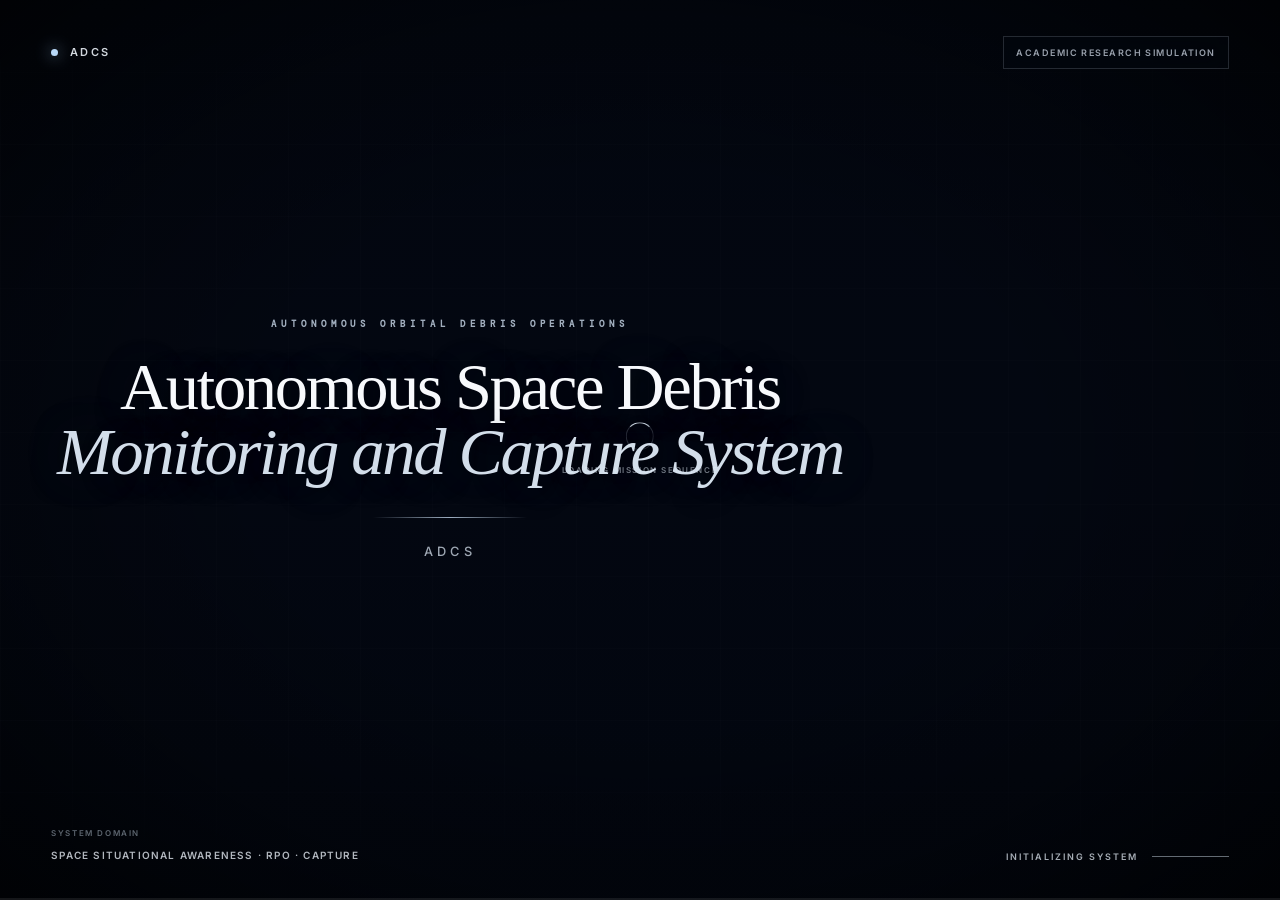
<file: DASHBOARD/welcome.html>
<!DOCTYPE html>
<html lang="en">
<head>
    <meta charset="UTF-8">

    <meta
        name="viewport"
        content="width=device-width, initial-scale=1.0"
    >

    <meta
        name="description"
        content="AUTONOMOUS SPACE DEBRIS MONITORING AND CAPTURE SYSTEM — ADCS"
    >

    <meta
        name="theme-color"
        content="#050912"
    >

    <title>
        ADCS | Autonomous Space Debris Monitoring and Capture System
    </title>

    <!-- Shared Design System -->
    <link
        rel="stylesheet"
        href="assets/site.css"
    >

    <style>

        /* =====================================================
           ADCS CINEMATIC WELCOME
           ===================================================== */

        :root {
            --welcome-bg: #030711;
            --welcome-line: rgba(180, 210, 240, 0.22);
            --welcome-white: #f4f7fb;
            --welcome-soft: rgba(225, 235, 248, 0.74);
            --welcome-accent: #9fc7ef;
            --welcome-glow: rgba(126, 181, 240, 0.18);
        }


        * {
            box-sizing: border-box;
        }


        html,
        body {
            width: 100%;
            height: 100%;
            margin: 0;
            padding: 0;
            overflow: hidden;
        }


        body {
            background: var(--welcome-bg);
            color: var(--welcome-white);
            font-family:
                Inter,
                "Segoe UI",
                Helvetica,
                Arial,
                sans-serif;
        }


        /* =====================================================
           MAIN STAGE
           ===================================================== */

        .welcome-stage {

            position: relative;

            width: 100%;
            height: 100vh;
            height: 100svh;

            overflow: hidden;

            background:
                radial-gradient(
                    circle at 50% 48%,
                    rgba(60, 100, 150, 0.12),
                    transparent 42%
                ),
                #030711;

            isolation: isolate;

            opacity: 1;

            transform: scale(1);

            transition:
                opacity 1.1s cubic-bezier(.77,0,.18,1),
                transform 1.4s cubic-bezier(.77,0,.18,1);

        }


        .welcome-stage.is-exiting {

            opacity: 0;

            transform: scale(1.035);

            pointer-events: none;

        }


        /* =====================================================
           VIDEO
           ===================================================== */

        .welcome-video {

            position: absolute;

            inset: 0;

            width: 100%;
            height: 100%;

            object-fit: cover;

            background: #030711;

            z-index: -5;

            transform: scale(1.015);

        }


        /*
         * Cinematic treatment over the original video.
         */

        .welcome-video-treatment {

            position: absolute;

            inset: 0;

            z-index: -4;

            pointer-events: none;

            background:
                linear-gradient(
                    180deg,
                    rgba(1, 5, 13, 0.52) 0%,
                    rgba(1, 5, 13, 0.08) 30%,
                    rgba(1, 5, 13, 0.02) 55%,
                    rgba(1, 5, 13, 0.72) 100%
                );

        }


        .welcome-vignette {

            position: absolute;

            inset: 0;

            z-index: -3;

            pointer-events: none;

            background:
                radial-gradient(
                    ellipse at center,
                    transparent 42%,
                    rgba(0, 0, 0, 0.26) 72%,
                    rgba(0, 0, 0, 0.68) 100%
                );

        }


        /* =====================================================
           SUBTLE TECHNICAL GRID
           ===================================================== */

        .welcome-grid {

            position: absolute;

            inset: 0;

            z-index: -2;

            pointer-events: none;

            opacity: 0.16;

            background-image:
                linear-gradient(
                    rgba(190, 215, 240, 0.08) 1px,
                    transparent 1px
                ),
                linear-gradient(
                    90deg,
                    rgba(190, 215, 240, 0.08) 1px,
                    transparent 1px
                );

            background-size:
                72px 72px;

            mask-image:
                linear-gradient(
                    to bottom,
                    transparent,
                    black 18%,
                    black 82%,
                    transparent
                );

        }


        /* =====================================================
           TOP MISSION IDENTIFIER
           ===================================================== */

        .welcome-topline {

            position: absolute;

            top: clamp(24px, 4vh, 46px);
            left: clamp(24px, 4vw, 64px);
            right: clamp(24px, 4vw, 64px);

            display: flex;

            align-items: center;
            justify-content: space-between;

            z-index: 10;

            pointer-events: none;

            animation:
                welcomeTopIn 1.2s
                cubic-bezier(.22,1,.36,1)
                both;

        }


        .welcome-system-mark {

            display: flex;

            align-items: center;

            gap: 12px;

            color:
                rgba(
                    238,
                    244,
                    251,
                    0.88
                );

            font-size: 11px;

            font-weight: 600;

            letter-spacing: 0.2em;

            text-transform: uppercase;

        }


        .welcome-system-dot {

            width: 7px;
            height: 7px;

            border-radius: 50%;

            background:
                #b9d9f7;

            box-shadow:
                0 0 16px
                rgba(
                    165,
                    208,
                    247,
                    0.85
                );

        }


        .welcome-system-status {

            display: flex;

            align-items: center;

            gap: 9px;

            padding:
                8px 12px;

            border:
                1px solid
                rgba(
                    215,
                    230,
                    247,
                    0.16
                );

            background:
                rgba(
                    4,
                    10,
                    20,
                    0.30
                );

            backdrop-filter:
                blur(12px);

            -webkit-backdrop-filter:
                blur(12px);

            color:
                rgba(
                    224,
                    235,
                    247,
                    0.68
                );

            font-size: 9px;

            font-weight: 600;

            letter-spacing: 0.16em;

            text-transform: uppercase;

        }


        /* =====================================================
           CENTRAL CONTENT
           ===================================================== */

        .welcome-content {

            position: absolute;

            inset: 0;

            z-index: 5;

            display: flex;

            align-items: center;
            justify-content: center;

            padding:
                100px 24px 120px;

            text-align: center;

        }


        .welcome-content-inner {

            width: min(
                1180px,
                94vw
            );

            display: flex;

            flex-direction: column;

            align-items: center;

        }


        /* =====================================================
           PROJECT IDENTIFIER
           ===================================================== */

        .welcome-kicker {

            margin: 0 0 22px;

            color:
                rgba(
                    211,
                    228,
                    244,
                    0.76
                );

            font-size:
                clamp(
                    9px,
                    0.7vw,
                    12px
                );

            font-weight: 600;

            letter-spacing:
                clamp(
                    0.28em,
                    0.7vw,
                    0.55em
                );

            text-transform: uppercase;

            opacity: 0;

            transform:
                translateY(18px);

            animation:
                welcomeKickerIn
                1.15s
                0.25s
                cubic-bezier(.22,1,.36,1)
                forwards;

        }


        /* =====================================================
           MAIN TITLE
           ===================================================== */

        .welcome-title {

            margin: 0;

            max-width: 1120px;

            color:
                #f7f9fc;

            /*
             * Elegant serif/calligraphic-style stack.
             * No external font dependency.
             */

            font-family:
                "Baskerville",
                "Iowan Old Style",
                "Palatino Linotype",
                "Book Antiqua",
                Georgia,
                serif;

            font-size:
                clamp(
                    34px,
                    5.2vw,
                    82px
                );

            font-weight: 400;

            line-height: 0.98;

            letter-spacing:
                -0.035em;

            text-wrap: balance;

            text-shadow:
                0 2px 28px
                rgba(
                    0,
                    0,
                    0,
                    0.55
                ),
                0 0 60px
                rgba(
                    113,
                    169,
                    225,
                    0.13
                );

            opacity: 0;

            transform:
                translateY(30px)
                scale(0.985);

            animation:
                welcomeTitleIn
                1.55s
                0.35s
                cubic-bezier(.16,1,.3,1)
                forwards;

        }


        .welcome-title span {

            display: block;

        }


        .welcome-title .title-accent {

            color:
                rgba(
                    224,
                    236,
                    249,
                    0.94
                );

            font-style: italic;

        }


        /* =====================================================
           DIVIDER
           ===================================================== */

        .welcome-divider {

            width:
                clamp(
                    90px,
                    12vw,
                    170px
                );

            height: 1px;

            margin:
                32px 0 22px;

            background:
                linear-gradient(
                    90deg,
                    transparent,
                    rgba(
                        205,
                        226,
                        247,
                        0.76
                    ),
                    transparent
                );

            opacity: 0;

            transform:
                scaleX(0.4);

            animation:
                welcomeDividerIn
                1.1s
                0.75s
                cubic-bezier(.22,1,.36,1)
                forwards;

        }


        /* =====================================================
           ABBREVIATION / SYSTEM IDENTITY
           ===================================================== */

        .welcome-subtitle {

            margin: 0;

            color:
                rgba(
                    221,
                    232,
                    244,
                    0.72
                );

            font-size:
                clamp(
                    10px,
                    1vw,
                    13px
                );

            font-weight: 500;

            letter-spacing:
                0.34em;

            text-transform: uppercase;

            opacity: 0;

            transform:
                translateY(15px);

            animation:
                welcomeSubtitleIn
                1.1s
                0.9s
                cubic-bezier(.22,1,.36,1)
                forwards;

        }


        /* =====================================================
           BOTTOM INFORMATION RAIL
           ===================================================== */

        .welcome-bottom {

            position: absolute;

            left:
                clamp(
                    24px,
                    4vw,
                    64px
                );

            right:
                clamp(
                    24px,
                    4vw,
                    64px
                );

            bottom:
                clamp(
                    26px,
                    4vh,
                    48px
                );

            z-index: 10;

            display: flex;

            align-items: flex-end;

            justify-content: space-between;

            gap: 30px;

            pointer-events: none;

        }


        .welcome-classification {

            display: flex;

            flex-direction: column;

            gap: 6px;

            text-align: left;

            opacity: 0;

            animation:
                welcomeBottomIn
                1s
                1.05s
                cubic-bezier(.22,1,.36,1)
                forwards;

        }


        .welcome-classification-label {

            color:
                rgba(
                    205,
                    220,
                    236,
                    0.45
                );

            font-size: 8px;

            font-weight: 600;

            letter-spacing:
                0.2em;

            text-transform:
                uppercase;

        }


        .welcome-classification-value {

            color:
                rgba(
                    234,
                    241,
                    249,
                    0.76
                );

            font-size: 10px;

            font-weight: 600;

            letter-spacing:
                0.12em;

            text-transform:
                uppercase;

        }


        /* =====================================================
           CONTINUE INDICATOR
           ===================================================== */

        .welcome-enter {

            display: flex;

            align-items: center;

            gap: 14px;

            color:
                rgba(
                    231,
                    240,
                    249,
                    0.72
                );

            font-size: 9px;

            font-weight: 600;

            letter-spacing:
                0.22em;

            text-transform:
                uppercase;

            opacity: 0;

            animation:
                welcomeBottomIn
                1s
                1.2s
                cubic-bezier(.22,1,.36,1)
                forwards;

        }


        .welcome-enter-line {

            width:
                clamp(
                    44px,
                    6vw,
                    82px
                );

            height: 1px;

            background:
                rgba(
                    218,
                    232,
                    246,
                    0.45
                );

        }


        /* =====================================================
           VIDEO PROGRESS
           ===================================================== */

        .welcome-progress {

            position: absolute;

            left: 0;
            bottom: 0;

            width: 100%;
            height: 2px;

            z-index: 30;

            background:
                rgba(
                    255,
                    255,
                    255,
                    0.08
                );

        }


        .welcome-progress-bar {

            width: 0%;

            height: 100%;

            background:
                linear-gradient(
                    90deg,
                    rgba(
                        153,
                        190,
                        225,
                        0.2
                    ),
                    rgba(
                        218,
                        233,
                        248,
                        0.95
                    )
                );

            box-shadow:
                0 0 14px
                rgba(
                    171,
                    211,
                    244,
                    0.45
                );

        }


        /* =====================================================
           FALLBACK ENTER BUTTON
           ===================================================== */

        .welcome-skip {

            position: absolute;

            right:
                clamp(
                    24px,
                    4vw,
                    64px
                );

            bottom:
                clamp(
                    70px,
                    9vh,
                    105px
                );

            z-index: 20;

            padding:
                9px 14px;

            border:
                1px solid
                rgba(
                    215,
                    230,
                    247,
                    0.14
                );

            background:
                rgba(
                    3,
                    9,
                    18,
                    0.28
                );

            color:
                rgba(
                    232,
                    241,
                    249,
                    0.56
                );

            font-family:
                inherit;

            font-size: 8px;

            font-weight: 600;

            letter-spacing:
                0.18em;

            text-transform:
                uppercase;

            cursor: pointer;

            opacity: 0;

            pointer-events: none;

            transition:
                color 220ms ease,
                border-color 220ms ease,
                background 220ms ease;

        }


        .welcome-stage.video-ready
        .welcome-skip {

            opacity: 1;

            pointer-events: auto;

        }


        .welcome-skip:hover {

            color:
                #f2f7fc;

            border-color:
                rgba(
                    215,
                    230,
                    247,
                    0.34
                );

            background:
                rgba(
                    7,
                    16,
                    29,
                    0.54
                );

        }


        /* =====================================================
           LOADING STATE
           ===================================================== */

        .welcome-loading {

            position: absolute;

            left: 50%;
            top: 50%;

            z-index: 50;

            display: flex;

            flex-direction: column;

            align-items: center;

            gap: 14px;

            transform:
                translate(
                    -50%,
                    -50%
                );

            transition:
                opacity 500ms ease;

        }


        .welcome-loading.hidden {

            opacity: 0;

            pointer-events: none;

        }


        .welcome-loader {

            width: 28px;
            height: 28px;

            border-radius: 50%;

            border:
                1px solid
                rgba(
                    215,
                    230,
                    247,
                    0.18
                );

            border-top-color:
                rgba(
                    226,
                    239,
                    251,
                    0.86
                );

            animation:
                welcomeSpin
                900ms
                linear
                infinite;

        }


        .welcome-loading-text {

            color:
                rgba(
                    224,
                    236,
                    247,
                    0.5
                );

            font-size: 8px;

            font-weight: 600;

            letter-spacing:
                0.2em;

            text-transform:
                uppercase;

        }


        /* =====================================================
           ANIMATIONS
           ===================================================== */

        @keyframes welcomeSpin {

            to {
                transform: rotate(360deg);
            }

        }


        @keyframes welcomeTopIn {

            from {
                opacity: 0;
                transform:
                    translateY(-15px);
            }

            to {
                opacity: 1;
                transform:
                    translateY(0);
            }

        }


        @keyframes welcomeKickerIn {

            to {
                opacity: 1;
                transform:
                    translateY(0);
            }

        }


        @keyframes welcomeTitleIn {

            to {
                opacity: 1;
                transform:
                    translateY(0)
                    scale(1);
            }

        }


        @keyframes welcomeDividerIn {

            to {
                opacity: 1;
                transform:
                    scaleX(1);
            }

        }


        @keyframes welcomeSubtitleIn {

            to {
                opacity: 1;
                transform:
                    translateY(0);
            }

        }


        @keyframes welcomeBottomIn {

            to {
                opacity: 1;
            }

        }


        /* =====================================================
           RESPONSIVE
           ===================================================== */

        @media (max-width: 800px) {

            .welcome-topline {

                top: 22px;

            }


            .welcome-system-status {

                display: none;

            }


            .welcome-content {

                padding:
                    80px 20px 120px;

            }


            .welcome-title {

                font-size:
                    clamp(
                        34px,
                        9vw,
                        58px
                    );

                line-height: 1.02;

            }


            .welcome-subtitle {

                max-width: 320px;

                line-height: 1.8;

            }


            .welcome-bottom {

                align-items: flex-start;

            }


            .welcome-enter {

                display: none;

            }

        }


        @media (max-width: 520px) {

            .welcome-grid {

                opacity: 0.08;

                background-size:
                    52px 52px;

            }


            .welcome-title {

                font-size:
                    clamp(
                        31px,
                        10vw,
                        48px
                    );

            }


            .welcome-kicker {

                letter-spacing:
                    0.22em;

            }


            .welcome-divider {

                margin:
                    24px 0 18px;

            }


            .welcome-bottom {

                bottom: 22px;

            }


            .welcome-classification-value {

                font-size: 8px;

            }


            .welcome-skip {

                right: 20px;

                bottom: 66px;

            }

        }


        /* =====================================================
           REDUCED MOTION
           ===================================================== */

        @media (
            prefers-reduced-motion: reduce
        ) {

            .welcome-stage,
            .welcome-title,
            .welcome-kicker,
            .welcome-divider,
            .welcome-subtitle,
            .welcome-topline,
            .welcome-classification,
            .welcome-enter {

                animation: none !important;

                transition: none !important;

                opacity: 1;

                transform: none;

            }

        }

    </style>
</head>


<body>

    <!-- =====================================================
         CINEMATIC WELCOME STAGE
         ===================================================== -->

    <main
        class="welcome-stage"
        id="welcomeStage"
    >


        <!-- =================================================
             ORIGINAL USER VIDEO
             ================================================= -->

        <video
            class="welcome-video"
            id="introVideo"
            autoplay
            muted
            playsinline
            preload="auto"
            aria-label="ADCS introductory mission sequence"
        >
            <source
                src="intro-video.mp4"
                type="video/mp4"
            >

            Your browser does not support HTML5 video.
        </video>


        <!-- Cinematic visual layers -->

        <div
            class="welcome-video-treatment"
            aria-hidden="true"
        ></div>


        <div
            class="welcome-vignette"
            aria-hidden="true"
        ></div>


        <div
            class="welcome-grid"
            aria-hidden="true"
        ></div>


        <!-- =================================================
             TOP IDENTIFICATION
             ================================================= -->

        <div
            class="welcome-topline"
            aria-hidden="true"
        >

            <div class="welcome-system-mark">

                <span
                    class="welcome-system-dot"
                ></span>

                <span>
                    ADCS
                </span>

            </div>


            <div
                class="welcome-system-status"
            >

                <span>
                    ACADEMIC RESEARCH SIMULATION
                </span>

            </div>

        </div>


        <!-- =================================================
             CENTRAL PROJECT IDENTITY
             ================================================= -->

        <section
            class="welcome-content"
            aria-labelledby="welcomeTitle"
        >

            <div
                class="welcome-content-inner"
            >

                <p
                    class="welcome-kicker"
                >
                    AUTONOMOUS ORBITAL DEBRIS OPERATIONS
                </p>


                <h1
                    class="welcome-title"
                    id="welcomeTitle"
                >

                    <span>
                        Autonomous Space Debris
                    </span>

                    <span class="title-accent">
                        Monitoring and Capture System
                    </span>

                </h1>


                <div
                    class="welcome-divider"
                    aria-hidden="true"
                ></div>


                <p
                    class="welcome-subtitle"
                >
                    ADCS
                </p>

            </div>

        </section>


        <!-- =================================================
             LOWER INFORMATION RAIL
             ================================================= -->

        <div
            class="welcome-bottom"
            aria-hidden="true"
        >

            <div
                class="welcome-classification"
            >

                <span
                    class="welcome-classification-label"
                >
                    SYSTEM DOMAIN
                </span>

                <span
                    class="welcome-classification-value"
                >
                    SPACE SITUATIONAL AWARENESS · RPO · CAPTURE
                </span>

            </div>


            <div
                class="welcome-enter"
            >

                <span>
                    INITIALIZING SYSTEM
                </span>

                <span
                    class="welcome-enter-line"
                ></span>

            </div>

        </div>


        <!-- =================================================
             VIDEO LOADING
             ================================================= -->

        <div
            class="welcome-loading"
            id="welcomeLoading"
        >

            <div
                class="welcome-loader"
            ></div>

            <div
                class="welcome-loading-text"
            >
                Loading mission sequence
            </div>

        </div>


        <!-- =================================================
             MANUAL ENTRY / SKIP
             ================================================= -->

        <button
            class="welcome-skip"
            id="welcomeSkip"
            type="button"
            aria-label="Enter ADCS system"
        >
            Enter System
        </button>


        <!-- =================================================
             VIDEO PROGRESS
             ================================================= -->

        <div
            class="welcome-progress"
            aria-hidden="true"
        >

            <div
                class="welcome-progress-bar"
                id="welcomeProgress"
            ></div>

        </div>

    </main>


    <!-- =====================================================
         WELCOME LOGIC
         ===================================================== -->

    <script>

        (() => {

            "use strict";


            /* =================================================
               ELEMENTS
               ================================================= */

            const stage =
                document.getElementById(
                    "welcomeStage"
                );

            const video =
                document.getElementById(
                    "introVideo"
                );

            const loading =
                document.getElementById(
                    "welcomeLoading"
                );

            const progress =
                document.getElementById(
                    "welcomeProgress"
                );

            const skip =
                document.getElementById(
                    "welcomeSkip"
                );


            let leaving =
                false;


            /* =================================================
               HOME DESTINATION
               ================================================= */

            const HOME_PAGE =
                "index.html";


            /* =================================================
               ENTER HOME
               ================================================= */

            function enterHome() {

                if (leaving) {
                    return;
                }

                leaving = true;


                stage.classList.add(
                    "is-exiting"
                );


                /*
                 * Give the cinematic fade enough
                 * time to complete before navigation.
                 */

                window.setTimeout(
                    () => {

                        window.location.href =
                            HOME_PAGE;

                    },
                    1050
                );

            }


            /* =================================================
               VIDEO READY
               ================================================= */

            video.addEventListener(
                "loadeddata",
                () => {

                    loading.classList.add(
                        "hidden"
                    );

                    stage.classList.add(
                        "video-ready"
                    );

                }
            );


            /* =================================================
               VIDEO CAN PLAY
               ================================================= */

            video.addEventListener(
                "canplay",
                () => {

                    loading.classList.add(
                        "hidden"
                    );

                    stage.classList.add(
                        "video-ready"
                    );

                }
            );


            /* =================================================
               VIDEO PROGRESS
               ================================================= */

            video.addEventListener(
                "timeupdate",
                () => {

                    if (
                        !video.duration ||
                        !isFinite(video.duration)
                    ) {
                        return;
                    }


                    const percentage =
                        (
                            video.currentTime /
                            video.duration
                        ) * 100;


                    progress.style.width =
                        `${percentage}%`;

                }
            );


            /* =================================================
               VIDEO ENDED
               ================================================= */

            video.addEventListener(
                "ended",
                () => {

                    progress.style.width =
                        "100%";

                    window.setTimeout(
                        enterHome,
                        450
                    );

                }
            );


            /* =================================================
               VIDEO ERROR
               ================================================= */

            video.addEventListener(
                "error",
                () => {

                    loading.classList.add(
                        "hidden"
                    );

                    stage.classList.add(
                        "video-ready"
                    );

                }
            );


            /* =================================================
               MANUAL ENTRY
               ================================================= */

            skip.addEventListener(
                "click",
                () => {

                    /*
                     * Stop video before transition.
                     */

                    video.pause();

                    enterHome();

                }
            );


            /* =================================================
               AUTOPLAY FALLBACK
               ================================================= */

            const playPromise =
                video.play();


            if (
                playPromise !== undefined
            ) {

                playPromise.catch(
                    () => {

                        /*
                         * Some browsers may block
                         * autoplay. Since the video
                         * is muted, this is uncommon,
                         * but the page remains usable.
                         */

                        stage.classList.add(
                            "video-ready"
                        );

                        loading.classList.add(
                            "hidden"
                        );

                    }
                );

            }


            /* =================================================
               KEYBOARD ENTRY
               ================================================= */

            document.addEventListener(
                "keydown",
                event => {

                    if (
                        event.key === "Enter" ||
                        event.key === " "
                    ) {

                        /*
                         * Do not hijack keyboard input
                         * while a normal interactive
                         * element is focused.
                         */

                        const tag =
                            document.activeElement
                                ?.tagName
                                ?.toLowerCase();

                        if (
                            tag === "button" ||
                            tag === "a" ||
                            tag === "input"
                        ) {
                            return;
                        }


                        event.preventDefault();

                        enterHome();

                    }

                }
            );


            /* =================================================
               SAFETY FALLBACK
               ================================================= */

            /*
             * If the video metadata cannot be loaded
             * after a reasonable period, the user can
             * still enter the system.
             */

            window.setTimeout(
                () => {

                    loading.classList.add(
                        "hidden"
                    );

                    stage.classList.add(
                        "video-ready"
                    );

                },
                5000
            );


        })();

    </script>

</body>
</html>
</file>
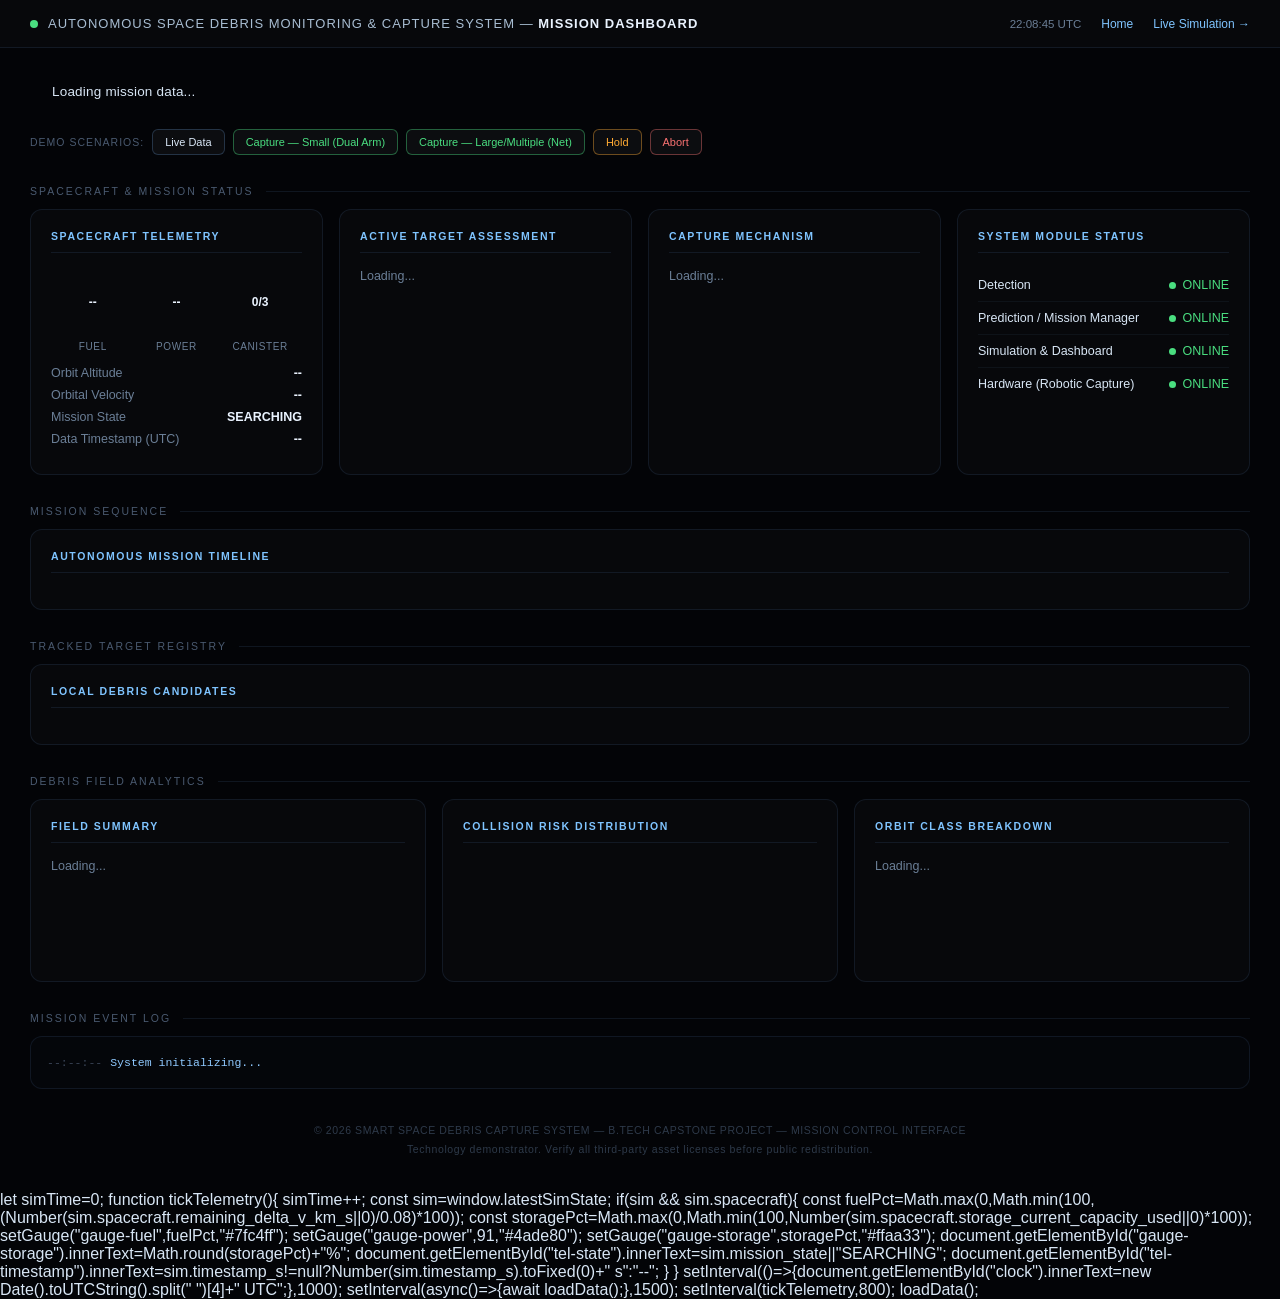
<file: Smart-Space-Debris-Capture-System/DASHBOARD/dashboard.html>
<!DOCTYPE html>
<html lang="en">
<head>
<meta charset="UTF-8">
<title>Autonomous Space Debris Monitoring &amp; Capture System — Mission Dashboard</title>
<style>
  * { margin: 0; padding: 0; box-sizing: border-box; }
  body { background: #030407; color: #d8e6f5; font-family: 'Segoe UI', Arial, sans-serif; min-height: 100vh; }
  a { color: #7fc4ff; text-decoration: none; }

  header { display: flex; align-items: center; justify-content: space-between; padding: 16px 30px;
    border-bottom: 1px solid rgba(120,180,255,0.1); background: rgba(255,255,255,0.015); }
  #brand { display: flex; align-items: center; gap: 10px; }
  #brand .dot { width: 8px; height: 8px; border-radius: 50%; background: #4ade80; animation: pulse 1.6s infinite; }
  @keyframes pulse { 0%,100% { opacity:1; } 50% { opacity:0.35; } }
  header h1 { font-size: 13px; font-weight: 500; letter-spacing: 1px; color: #a8bdd2; }
  header h1 b { color: #eaf3ff; font-weight: 600; }
  #nav-links { display: flex; gap: 20px; align-items: center; font-size: 12px; }
  #clock { color: #6b7f97; font-size: 11.5px; }

  #banner { margin: 20px 30px 0; padding: 16px 22px; border-radius: 10px; font-size: 13.5px;
    letter-spacing: 0.2px; display: flex; justify-content: space-between; align-items: center; }
  .banner-proceed { background: rgba(74,222,128,0.08); border: 1px solid rgba(74,222,128,0.35); color: #4ade80; }
  .banner-abort { background: rgba(248,113,113,0.08); border: 1px solid rgba(248,113,113,0.35); color: #f87171; }
  .banner-hold { background: rgba(255,170,51,0.08); border: 1px solid rgba(255,170,51,0.35); color: #ffaa33; }

  .section-title { margin: 30px 30px 12px; font-size: 10.5px; letter-spacing: 2px; text-transform: uppercase;
    color: #4a5a70; display: flex; align-items: center; gap: 12px; }
  .section-title::after { content: ""; flex: 1; height: 1px; background: rgba(120,180,255,0.1); }

  .grid { display: grid; grid-template-columns: repeat(auto-fit, minmax(270px, 1fr)); gap: 16px; padding: 0 30px; }
  .card { background: rgba(255,255,255,0.02); border: 1px solid rgba(120,180,255,0.1); border-radius: 12px; padding: 20px;
    transition: border-color 0.3s ease; }
  .card:hover { border-color: rgba(120,180,255,0.22); }
  .card h2 { font-size: 10.5px; letter-spacing: 1.6px; color: #7fc4ff; text-transform: uppercase;
    margin-bottom: 16px; border-bottom: 1px solid rgba(120,180,255,0.1); padding-bottom: 10px; }
  .row { display: flex; justify-content: space-between; font-size: 12.5px; margin: 8px 0; gap: 8px; }
  .label { color: #6b7f97; } .value { color: #eaf3ff; font-weight: 600; text-align: right; }

  .gauge-wrap { display: flex; justify-content: space-around; margin-top: 4px; margin-bottom: 14px; }
  .gauge { text-align: center; }
  .gauge-ring { width: 66px; height: 66px; border-radius: 50%; display: flex; align-items: center; justify-content: center;
    font-size: 12px; font-weight: 600; color: #eaf3ff; margin: 0 auto 6px; }
  .gauge-label { font-size: 10px; color: #6b7f97; letter-spacing: 0.6px; }

  .module-row { display: flex; align-items: center; justify-content: space-between; padding: 9px 0;
    border-bottom: 1px solid rgba(120,180,255,0.06); font-size: 12.5px; }
  .module-row:last-child { border-bottom: none; }
  .module-status { display: flex; align-items: center; gap: 6px; }
  .module-status .dot { width: 7px; height: 7px; border-radius: 50%; }
  .status-online .dot { background: #4ade80; } .status-online { color: #4ade80; }

  #risk-chart { width: 100%; height: 90px; margin-top: 8px; }

  #log { grid-column: 1 / -1; background: #04060a; border: 1px solid rgba(120,180,255,0.1); border-radius: 12px;
    padding: 16px; font-family: 'Courier New', monospace; font-size: 11.5px; color: #8fc9ff; max-height: 220px; overflow-y: auto; }
  #log div { margin: 3px 0; } .log-time { color: #3a4557; margin-right: 8px; }

  .decision-proceed { color: #4ade80; } .decision-abort { color: #f87171; } .decision-hold { color: #ffaa33; }

  footer { text-align: center; padding: 32px 30px; color: #2e3a4a; font-size: 10.5px; letter-spacing: 0.6px; line-height: 1.8; }

  #mission-timeline .step { position:relative; padding:9px 4px; text-align:center; border:1px solid rgba(120,180,255,.08);
    border-radius:7px; background:rgba(255,255,255,.018); color:#5f7287; font-size:8.5px; letter-spacing:.6px; }
  #mission-timeline .step.active { border-color:rgba(74,222,128,.55); color:#4ade80; background:rgba(74,222,128,.06); box-shadow:0 0 18px rgba(74,222,128,.06); }
  #mission-timeline .step.done { border-color:rgba(127,196,255,.25); color:#9ab2c9; }
  #target-registry table { width:100%; border-collapse:collapse; font-size:11px; }
  #target-registry th { text-align:left; color:#53677d; font-size:8.5px; letter-spacing:1px; font-weight:500; padding:7px 8px; border-bottom:1px solid rgba(120,180,255,.12); }
  #target-registry td { padding:8px; color:#b7c7d8; border-bottom:1px solid rgba(120,180,255,.05); }
  #target-registry tr.selected { background:rgba(74,222,128,.055); }
  #target-registry tr.selected td { color:#e8f5ff; }
  .pill { display:inline-block; padding:3px 7px; border-radius:999px; font-size:8px; letter-spacing:.6px; border:1px solid rgba(120,180,255,.15); }
  .pill-green { color:#4ade80; border-color:rgba(74,222,128,.35); background:rgba(74,222,128,.05); }
  .pill-blue { color:#7fc4ff; border-color:rgba(127,196,255,.35); background:rgba(127,196,255,.05); }
  .pill-amber { color:#ffaa33; border-color:rgba(255,170,51,.35); background:rgba(255,170,51,.05); }
  .pill-red { color:#f87171; border-color:rgba(248,113,113,.35); background:rgba(248,113,113,.05); }

</style>
</head>
<body>

<header>
  <div id="brand">
    <span class="dot"></span>
    <h1>AUTONOMOUS SPACE DEBRIS MONITORING &amp; CAPTURE SYSTEM — <b>MISSION DASHBOARD</b></h1>
  </div>
  <div id="nav-links">
    <span id="clock">--:--:-- UTC</span>
    <a href="index.html">Home</a>
    <a href="simulation.html">Live Simulation →</a>
  </div>
</header>

<div id="banner">Loading mission data...</div>

<div id="scenario-controls" style="margin: 14px 30px 0; display: flex; gap: 8px; align-items: center;">
  <span style="color:#4a5a70; font-size:10.5px; letter-spacing:1px; text-transform:uppercase;">Demo Scenarios:</span>
  <button onclick="loadData()" style="background:rgba(255,255,255,0.04); border:1px solid rgba(120,180,255,0.22); color:#d8e6f5; font-size:11px; padding:6px 12px; border-radius:6px; cursor:pointer;">Live Data</button>
  <button onclick="showScenario('proceed_small')" style="background:rgba(255,255,255,0.04); border:1px solid rgba(74,222,128,0.4); color:#4ade80; font-size:11px; padding:6px 12px; border-radius:6px; cursor:pointer;">Capture — Small (Dual Arm)</button>
  <button onclick="showScenario('proceed_large')" style="background:rgba(255,255,255,0.04); border:1px solid rgba(74,222,128,0.4); color:#4ade80; font-size:11px; padding:6px 12px; border-radius:6px; cursor:pointer;">Capture — Large/Multiple (Net)</button>
  <button onclick="showScenario('hold')" style="background:rgba(255,255,255,0.04); border:1px solid rgba(255,170,51,0.4); color:#ffaa33; font-size:11px; padding:6px 12px; border-radius:6px; cursor:pointer;">Hold</button>
  <button onclick="showScenario('abort')" style="background:rgba(255,255,255,0.04); border:1px solid rgba(248,113,113,0.4); color:#f87171; font-size:11px; padding:6px 12px; border-radius:6px; cursor:pointer;">Abort</button>
</div>

<div class="section-title">Spacecraft &amp; Mission Status</div>
<div class="grid">

  <div class="card">
    <h2>Spacecraft Telemetry</h2>
    <div class="gauge-wrap">
      <div class="gauge"><div class="gauge-ring" id="gauge-fuel">--</div><div class="gauge-label">FUEL</div></div>
      <div class="gauge"><div class="gauge-ring" id="gauge-power">--</div><div class="gauge-label">POWER</div></div>
      <div class="gauge"><div class="gauge-ring" id="gauge-storage">0/3</div><div class="gauge-label">CANISTER</div></div>
    </div>
    <div class="row"><span class="label">Orbit Altitude</span><span class="value" id="tel-altitude">--</span></div>
    <div class="row"><span class="label">Orbital Velocity</span><span class="value" id="tel-velocity">--</span></div>
    <div class="row"><span class="label">Mission State</span><span class="value" id="tel-state">SEARCHING</span></div>
    <div class="row"><span class="label">Data Timestamp (UTC)</span><span class="value" id="tel-timestamp">--</span></div>
  </div>

  <div class="card">
    <h2>Active Target Assessment</h2>
    <div id="target-info"><div class="row"><span class="label">Loading...</span></div></div>
  </div>

  <div class="card">
    <h2>Capture Mechanism</h2>
    <div id="mechanism-info"><div class="row"><span class="label">Loading...</span></div></div>
  </div>

  <div class="card">
    <h2>System Module Status</h2>
    <div class="module-row"><span>Detection</span><span class="module-status status-online"><span class="dot"></span>ONLINE</span></div>
    <div class="module-row"><span>Prediction / Mission Manager</span><span class="module-status status-online"><span class="dot"></span>ONLINE</span></div>
    <div class="module-row"><span>Simulation &amp; Dashboard</span><span class="module-status status-online"><span class="dot"></span>ONLINE</span></div>
    <div class="module-row"><span>Hardware (Robotic Capture)</span><span class="module-status status-online"><span class="dot"></span>ONLINE</span></div>
  </div>

</div>

<div class="section-title">Mission Sequence</div>
<div class="grid">
  <div class="card" style="grid-column:1 / -1;">
    <h2>Autonomous Mission Timeline</h2>
    <div id="mission-timeline" style="display:grid;grid-template-columns:repeat(9,1fr);gap:5px;"></div>
  </div>
</div>

<div class="section-title">Tracked Target Registry</div>
<div class="grid">
  <div class="card" style="grid-column:1 / -1;overflow:auto;">
    <h2>Local Debris Candidates</h2>
    <div id="target-registry" style="min-width:720px;"></div>
  </div>
</div>

<div class="section-title">Debris Field Analytics</div>
<div class="grid">

  <div class="card">
    <h2>Field Summary</h2>
    <div id="field-info"><div class="row"><span class="label">Loading...</span></div></div>
  </div>

  <div class="card">
    <h2>Collision Risk Distribution</h2>
    <canvas id="risk-chart"></canvas>
  </div>

  <div class="card">
    <h2>Orbit Class Breakdown</h2>
    <div id="orbit-breakdown"><div class="row"><span class="label">Loading...</span></div></div>
  </div>

</div>

<div class="section-title">Mission Event Log</div>
<div class="grid">
  <div id="log"><div><span class="log-time">--:--:--</span>System initializing...</div></div>
</div>

<footer>
  © 2026 SMART SPACE DEBRIS CAPTURE SYSTEM — B.TECH CAPSTONE PROJECT — MISSION CONTROL INTERFACE<br>
  Technology demonstrator. Verify all third-party asset licenses before public redistribution.
</footer>

<script>
function logLine(text) {
  const log = document.getElementById("log");
  const time = new Date().toLocaleTimeString();
  const line = document.createElement("div");
  line.innerHTML = '<span class="log-time">' + time + '</span>' + text;
  log.appendChild(line);
  log.scrollTop = log.scrollHeight;
}

function setGauge(id, pct, color) {
  const el = document.getElementById(id);
  el.style.background = "conic-gradient(" + color + " " + pct + "%, #14181f " + pct + "% 100%)";
  el.innerText = Math.round(pct) + "%";
}

function classifySize(sizeM) {
  if (sizeM == null) return "Unknown";
  if (sizeM < 0.2) return "Small";
  if (sizeM < 0.4) return "Medium";
  return "Large";
}

function drawRiskChart(debris) {
  const canvas = document.getElementById("risk-chart");
  const ctx = canvas.getContext("2d");
  const w = canvas.width = canvas.clientWidth;
  const h = canvas.height = 90;
  const buckets = [0,0,0,0,0];
  debris.forEach(d => { const idx = Math.min(Math.floor((d.collision_risk||0) / 20), 4); buckets[idx]++; });
  const max = Math.max(...buckets, 1);
  const barW = w / buckets.length - 10;
  const colors = ["#4ade80", "#a3e635", "#ffaa33", "#fb923c", "#f87171"];
  ctx.clearRect(0,0,w,h);
  buckets.forEach((count, i) => {
    const barH = (count / max) * (h - 20);
    const x = i * (w / buckets.length) + 5;
    ctx.fillStyle = colors[i];
    ctx.fillRect(x, h - barH - 14, barW, barH);
    ctx.fillStyle = "#6b7f97";
    ctx.font = "9px Segoe UI";
    ctx.fillText(count, x + barW/2 - 4, h - barH - 18);
    ctx.fillText((i*20)+"-"+(i*20+20), x, h - 3);
  });
}

function captureMethodForTarget(targetEntry, debris) {
  const size = Number(targetEntry?.size_m || 0);
  const nearby = (debris || []).filter(d => {
    if (d.x == null || targetEntry?.x == null) return false;
    const dx=d.x-targetEntry.x, dy=d.y-targetEntry.y, dz=d.z-targetEntry.z;
    return Math.sqrt(dx*dx+dy*dy+dz*dz) < 250;
  }).length;
  if (size <= 0.25 && nearby < 2) return "DUAL ARM GRIPPER";
  return "MIDDLE ARM NET";
}

function renderTimeline(state, decision) {
  const states=["SEARCH","TRACK","APPROACH","ALIGN","CAPTURE","VERIFY","STORE","STABILIZE","DISPOSE"];
  const normalized=(state||"SEARCH").toUpperCase();
  const activeIndex=Math.max(0,states.indexOf(normalized));
  document.getElementById("mission-timeline").innerHTML=states.map((s,i)=>{
    const cls=i===activeIndex?"active":i<activeIndex?"done":"";
    return '<div class="step '+cls+'">'+String(i+1).padStart(2,"0")+'<br>'+s+'</div>';
  }).join("");
}

function renderRegistry(debris, target) {
  const rows=(debris||[]).map((d,i)=>{
    const selected=!!d.is_target;
    const size=Number(d.size_m||0);
    const method=captureMethodForTarget(d,debris);
    const risk=Number(d.collision_risk||0);
    const riskClass=risk>=60?"pill-red":risk>=35?"pill-amber":"pill-green";
    return '<tr class="'+(selected?'selected':'')+'">'+
      '<td>'+(i+1)+'</td>'+
      '<td>'+((d.name||"DEBRIS").replace(/</g,"&lt;"))+'</td>'+
      '<td>'+size.toFixed(2)+' m</td>'+
      '<td>'+Number(d.mass_kg||0).toFixed(1)+' kg</td>'+
      '<td>'+risk.toFixed(1)+'</td>'+
      '<td><span class="pill '+riskClass+'">'+(risk>=60?"HIGH":risk>=35?"MEDIUM":"LOW")+'</span></td>'+
      '<td>'+(selected?'<span class="pill pill-green">SELECTED</span>':'<span class="pill pill-blue">MONITORED</span>')+'</td>'+
      '<td>'+method+'</td>'+
    '</tr>';
  }).join("");
  document.getElementById("target-registry").innerHTML=
    '<table><thead><tr><th>#</th><th>OBJECT</th><th>SIZE</th><th>MASS</th><th>RISK</th><th>LEVEL</th><th>STATUS</th><th>MECHANISM</th></tr></thead><tbody>'+
    (rows||'<tr><td colspan="8">No tracked objects.</td></tr>')+
    '</tbody></table>';
}

function renderMission(target, debris, simState) {
    const targetEntry = (debris || []).find(d => d.is_target) || {};
    const mechanismType = captureMethodForTarget(targetEntry, debris);
    const banner = document.getElementById("banner");
    const decision = target.decision || "HOLD";

    if (decision === "PROCEED") {
      banner.className="banner-proceed";
      banner.innerHTML="<span>&#10003; CAPTURE APPROVED — autonomous sequence armed</span><span>"+(target.name||"TARGET")+"</span>";
    } else if (decision === "HOLD") {
      banner.className="banner-hold";
      banner.innerHTML="<span>&#9203; MISSION HOLD — monitoring and reassessment active</span><span>"+(target.name||"TARGET")+"</span>";
    } else {
      banner.className="banner-abort";
      banner.innerHTML="<span>&#10007; MISSION ABORT — safe separation / replanning</span><span>"+(target.name||"TARGET")+"</span>";
    }

    const decisionClass=decision==="PROCEED"?"decision-proceed":decision==="HOLD"?"decision-hold":"decision-abort";
    document.getElementById("target-info").innerHTML=
      '<div class="row"><span class="label">Name</span><span class="value">'+(target.name||"N/A")+'</span></div>'+
      '<div class="row"><span class="label">Orbit Class</span><span class="value">'+(target.orbit_class||"LEO")+'</span></div>'+
      '<div class="row"><span class="label">Altitude</span><span class="value">'+(target.altitude_km!=null?Number(target.altitude_km).toFixed(1):"N/A")+' km</span></div>'+
      '<div class="row"><span class="label">Inclination</span><span class="value">'+(target.inclination_deg!=null?Number(target.inclination_deg).toFixed(2):"N/A")+'°</span></div>'+
      '<div class="row"><span class="label">Risk</span><span class="value">'+(target.risk_level||"N/A")+' / '+(target.risk_score!=null?Number(target.risk_score).toFixed(1):"N/A")+'</span></div>'+
      '<div class="row"><span class="label">Capture Score</span><span class="value">'+(target.capture_score!=null?Number(target.capture_score).toFixed(1):"N/A")+'</span></div>'+
      '<div class="row"><span class="label">Decision</span><span class="value '+decisionClass+'">'+decision+'</span></div>';

    document.getElementById("mechanism-info").innerHTML=
      '<div class="row"><span class="label">Target Size</span><span class="value">'+(targetEntry.size_m!=null?Number(targetEntry.size_m).toFixed(2):"N/A")+' m</span></div>'+
      '<div class="row"><span class="label">Tracked Objects</span><span class="value">'+(debris||[]).length+'</span></div>'+
      '<div class="row"><span class="label">Capture Mode</span><span class="value">'+mechanismType+'</span></div>'+
      '<div class="row"><span class="label">Transfer</span><span class="value">Funnel → Canister</span></div>';

    const avgRisk=debris.length?(debris.reduce((s,d)=>s+Number(d.collision_risk||0),0)/debris.length).toFixed(1):"N/A";
    const highRisk=debris.filter(d=>Number(d.collision_risk||0)>60).length;
    document.getElementById("field-info").innerHTML=
      '<div class="row"><span class="label">Visible / Tracked</span><span class="value">'+debris.length+' / '+debris.length+'</span></div>'+
      '<div class="row"><span class="label">Average Risk</span><span class="value">'+avgRisk+'</span></div>'+
      '<div class="row"><span class="label">High-Risk Objects</span><span class="value">'+highRisk+'</span></div>'+
      '<div class="row"><span class="label">Detection Envelope</span><span class="value">Configured LEO range</span></div>'+
      '<div class="row"><span class="label">Selection</span><span class="value">Single-target sequential</span></div>';

    const orbitCounts={};
    debris.forEach(d=>{const oc=d.orbit_class||target.orbit_class||"LEO";orbitCounts[oc]=(orbitCounts[oc]||0)+1;});
    document.getElementById("orbit-breakdown").innerHTML=Object.entries(orbitCounts)
      .map(([k,v])=>'<div class="row"><span class="label">'+k+'</span><span class="value">'+v+'</span></div>').join("");

    drawRiskChart(debris);
    renderRegistry(debris,target);
    renderTimeline(simState?.mission_state || (decision==="PROCEED"?"APPROACH":"SEARCH"),decision);

    const sim=simState?.spacecraft;
    if(sim){
      const fuel=Math.max(0,Math.min(100,(Number(sim.remaining_delta_v_km_s||0)/0.08)*100));
      const storage=Math.max(0,Math.min(100,Number(sim.storage_current_capacity_used||0)*100));
      setGauge("gauge-fuel",fuel,"#7fc4ff");
      setGauge("gauge-power",91,"#4ade80");
      setGauge("gauge-storage",storage,"#ffaa33");
      document.getElementById("gauge-storage").innerText=Math.round(storage)+"%";
      document.getElementById("tel-state").innerText=sim.mission_state||"SEARCHING";
      document.getElementById("tel-timestamp").innerText=simState.timestamp_s!=null?Number(simState.timestamp_s).toFixed(0)+" s":"--";
      document.getElementById("tel-altitude").innerText=(target.altitude_km!=null?Number(target.altitude_km).toFixed(1):"—")+" km";
      document.getElementById("tel-velocity").innerText="7.50 km/s";
    }

    logLine("Field update: "+debris.length+" objects tracked; selected "+(target.name||"target")+"; mechanism "+mechanismType+".");
}

async function loadData() {
  try {
    const [vizRes, simRes] = await Promise.all([
      fetch("../SIMULATION/viz_data.json", {cache:"no-store"}),
      fetch("../SIMULATION/data/debris_state.json", {cache:"no-store"}).catch(()=>null)
    ]);
    const data = await vizRes.json();
    const simState = simRes ? await simRes.json().catch(()=>null) : null;
    window.latestVizData=data;
    window.latestSimState=simState;
    renderMission(data.target, data.debris || [], simState);
  } catch(err) {
    document.getElementById("banner").innerHTML="Mission data unavailable — start the local simulation service.";
    logLine("DATA LINK: "+err.message);
  }
}

setInterval(() => { document.getElementById("clock").innerText = new Date().toUTCString().split(" ")[4] + " UTC"; }, 1000);
setInterval(tickTelemetry, 800);
loadData();
</script>

</body>
</html>let simTime=0;
function tickTelemetry(){
  simTime++;
  const sim=window.latestSimState;
  if(sim && sim.spacecraft){
    const fuelPct=Math.max(0,Math.min(100,(Number(sim.spacecraft.remaining_delta_v_km_s||0)/0.08)*100));
    const storagePct=Math.max(0,Math.min(100,Number(sim.spacecraft.storage_current_capacity_used||0)*100));
    setGauge("gauge-fuel",fuelPct,"#7fc4ff");
    setGauge("gauge-power",91,"#4ade80");
    setGauge("gauge-storage",storagePct,"#ffaa33");
    document.getElementById("gauge-storage").innerText=Math.round(storagePct)+"%";
    document.getElementById("tel-state").innerText=sim.mission_state||"SEARCHING";
    document.getElementById("tel-timestamp").innerText=sim.timestamp_s!=null?Number(sim.timestamp_s).toFixed(0)+" s":"--";
  }
}

setInterval(()=>{document.getElementById("clock").innerText=new Date().toUTCString().split(" ")[4]+" UTC";},1000);
setInterval(async()=>{await loadData();},1500);
setInterval(tickTelemetry,800);
loadData();
</script>

</body>
</html>
</file>
<file: DASHBOARD/assets/site.css>
/* ==========================================================
   ADCS — AUTONOMOUS SPACE DEBRIS MONITORING AND CAPTURE SYSTEM
   Shared visual system | Responsive | Space-operations UI
   ========================================================== */

@import url('https://fonts.googleapis.com/css2?family=DM+Mono:wght@400;500&family=Inter:wght@400;500;600;700;800&family=Space+Grotesk:wght@400;500;600;700&display=swap');

/* -------------------- 01. DESIGN TOKENS -------------------- */

:root {
  color-scheme: dark;

  --space-950: #030711;
  --space-900: #060d19;
  --space-850: #091321;
  --space-800: #0b1728;
  --space-750: #0d1c30;
  --space-700: #11243a;
  --space-650: #152b43;

  --panel: rgba(9, 20, 35, 0.92);
  --panel-soft: rgba(13, 29, 47, 0.78);
  --panel-raised: rgba(18, 38, 60, 0.92);

  --line: rgba(133, 173, 207, 0.16);
  --line-strong: rgba(105, 198, 235, 0.32);
  --line-bright: rgba(105, 220, 255, 0.66);

  --text: #e8f1fb;
  --text-soft: #b3c4d7;
  --text-muted: #8094aa;
  --text-dim: #60758b;

  --cyan: #68dcff;
  --cyan-soft: #a1edff;
  --blue: #71aaff;
  --violet: #b6a3ff;
  --mint: #7af0c1;
  --amber: #ffc879;
  --red: #ff788b;

  --success: #75e5b7;
  --warning: #ffca78;
  --danger: #ff7e90;

  --font-body: 'Inter', -apple-system, BlinkMacSystemFont,
               'Segoe UI', sans-serif;
  --font-display: 'Space Grotesk', var(--font-body);
  --font-mono: 'DM Mono', 'SFMono-Regular', Consolas, monospace;

  --radius-xs: 6px;
  --radius-sm: 10px;
  --radius-md: 15px;
  --radius-lg: 21px;
  --radius-xl: 28px;

  --shadow-panel:
    0 18px 48px rgba(0, 0, 0, 0.20),
    inset 0 1px 0 rgba(255, 255, 255, 0.025);

  --shadow-glow:
    0 0 28px rgba(67, 195, 255, 0.08);

  --content-width: 1480px;
  --page-gutter: clamp(18px, 3.1vw, 48px);
  --nav-height: 76px;

  --transition-fast: 160ms ease;
  --transition-standard: 280ms cubic-bezier(.2, .7, .2, 1);
}

/* -------------------- 02. RESET -------------------- */

* {
  box-sizing: border-box;
}

html {
  min-height: 100%;
  scroll-behavior: smooth;
  scroll-padding-top: calc(var(--nav-height) + 24px);
  background: var(--space-950);
}

body {
  min-height: 100vh;
  margin: 0;
  color: var(--text);
  background:
    radial-gradient(
      ellipse at 50% -20%,
      rgba(27, 73, 117, 0.19),
      transparent 56%
    ),
    linear-gradient(
      180deg,
      var(--space-900) 0%,
      var(--space-950) 100%
    );
  font-family: var(--font-body);
  font-size: 14px;
  line-height: 1.7;
  letter-spacing: 0.005em;
  -webkit-font-smoothing: antialiased;
  text-rendering: optimizeLegibility;
  overflow-wrap: break-word;
}

body,
button,
input,
select,
textarea {
  font-family: var(--font-body);
}

button,
input,
select,
textarea {
  font-size: inherit;
}

button {
  color: inherit;
}

button,
a,
input,
select,
textarea {
  -webkit-tap-highlight-color: transparent;
}

a {
  color: var(--cyan);
  text-decoration: none;
  transition:
    color var(--transition-fast),
    border-color var(--transition-fast);
}

a:hover {
  color: var(--cyan-soft);
}

img,
video,
canvas,
svg {
  max-width: 100%;
}

img {
  display: block;
}

button:focus-visible,
a:focus-visible,
input:focus-visible,
select:focus-visible,
textarea:focus-visible,
[tabindex]:focus-visible {
  outline: 2px solid var(--cyan);
  outline-offset: 4px;
}

::selection {
  color: #03101b;
  background: var(--cyan);
}

hr {
  height: 1px;
  border: 0;
  background: var(--line);
  margin: 24px 0;
}

/* -------------------- 03. SPACE BACKDROP -------------------- */

body::before {
  position: fixed;
  inset: 0;
  z-index: -2;
  content: "";
  pointer-events: none;
  background:
    radial-gradient(
      ellipse at 12% 15%,
      rgba(42, 111, 165, 0.12),
      transparent 35%
    ),
    radial-gradient(
      ellipse at 87% 37%,
      rgba(74, 71, 150, 0.10),
      transparent 33%
    ),
    radial-gradient(
      ellipse at 48% 95%,
      rgba(27, 97, 131, 0.09),
      transparent 40%
    );
}

body::after {
  position: fixed;
  inset: 0;
  z-index: -1;
  content: "";
  pointer-events: none;
  opacity: 0.18;
  background-image:
    radial-gradient(1px 1px at 13% 23%, #d6edff 95%, transparent),
    radial-gradient(1px 1px at 78% 16%, #c1e8ff 95%, transparent),
    radial-gradient(1px 1px at 46% 42%, #d6edff 95%, transparent),
    radial-gradient(1.5px 1.5px at 91% 64%, #b9d9ff 95%, transparent),
    radial-gradient(1px 1px at 23% 79%, #ffffff 95%, transparent),
    radial-gradient(1px 1px at 63% 88%, #b4ddff 95%, transparent),
    radial-gradient(1px 1px at 36% 12%, #ffffff 95%, transparent);
  background-size: 460px 380px;
}

/* Optional backdrop for the simulation canvas.
   Keep the canvas transparent so the 3D scene remains visible. */

.space-backdrop,
.cosmic-background {
  position: relative;
  isolation: isolate;
  overflow: hidden;
  background:
    radial-gradient(
      ellipse at 50% 48%,
      rgba(16, 42, 72, 0.18),
      transparent 55%
    ),
    var(--space-950);
}

.space-backdrop::before,
.cosmic-background::before {
  position: absolute;
  inset: 0;
  z-index: -1;
  content: "";
  pointer-events: none;
  background:
    radial-gradient(
      ellipse at 25% 20%,
      rgba(69, 116, 189, 0.12),
      transparent 35%
    ),
    radial-gradient(
      ellipse at 80% 75%,
      rgba(117, 81, 170, 0.09),
      transparent 36%
    );
}

/* -------------------- 04. PAGE STRUCTURE -------------------- */

.site-shell,
.page-shell,
.page-container,
main {
  min-width: 0;
}

.site-shell,
.page-shell {
  width: min(100% - 2 * var(--page-gutter), var(--content-width));
  margin-inline: auto;
}

main {
  position: relative;
  z-index: 1;
}

.page-content {
  width: min(100% - 2 * var(--page-gutter), var(--content-width));
  margin-inline: auto;
  padding-block: clamp(30px, 4.5vw, 66px);
}

.page-section {
  position: relative;
  margin-block: clamp(36px, 5vw, 76px);
  scroll-margin-top: calc(var(--nav-height) + 22px);
}

.page-section:first-child {
  margin-top: 0;
}

.section-inner {
  width: 100%;
  max-width: var(--content-width);
  margin-inline: auto;
}

.section-heading {
  display: flex;
  align-items: flex-end;
  justify-content: space-between;
  gap: 22px;
  margin-bottom: 25px;
}

.section-heading > div {
  min-width: 0;
}

.section-heading p {
  max-width: 620px;
  margin: 8px 0 0;
  color: var(--text-muted);
}

.section-index {
  display: inline-flex;
  align-items: center;
  gap: 10px;
  margin-bottom: 9px;
  color: var(--cyan);
  font: 500 10px/1.5 var(--font-mono);
  letter-spacing: 0.2em;
  text-transform: uppercase;
}

.section-index::before {
  width: 26px;
  height: 1px;
  content: "";
  background: linear-gradient(90deg, var(--cyan), transparent);
}

.section-title {
  margin: 0;
  color: var(--text);
  font-family: var(--font-display);
  font-size: clamp(24px, 3vw, 38px);
  font-weight: 600;
  line-height: 1.2;
  letter-spacing: -0.045em;
}

.section-description {
  max-width: 760px;
  margin: 12px 0 0;
  color: var(--text-soft);
  font-size: 14px;
  line-height: 1.85;
}

.eyebrow,
.overline {
  color: var(--cyan);
  font: 500 10px/1.6 var(--font-mono);
  letter-spacing: 0.2em;
  text-transform: uppercase;
}

/* -------------------- 05. HEADER AND NAVIGATION -------------------- */

.site-header,
header.site-header {
  position: relative;
  z-index: 100;
  width: 100%;
  border-bottom: 1px solid var(--line);
  background: rgba(5, 12, 23, 0.88);
  -webkit-backdrop-filter: blur(22px);
  backdrop-filter: blur(22px);
}

.header-inner {
  display: flex;
  align-items: center;
  justify-content: space-between;
  gap: 24px;
  width: min(100% - 2 * var(--page-gutter), var(--content-width));
  min-height: var(--nav-height);
  margin-inline: auto;
}

.brand,
.site-brand {
  display: inline-flex;
  align-items: center;
  gap: 14px;
  min-width: 0;
  color: var(--text);
}

.brand:hover,
.site-brand:hover {
  color: var(--text);
}

.brand-mark,
.site-logo {
  display: grid;
  flex: 0 0 auto;
  width: 43px;
  height: 43px;
  place-items: center;
  border: 1px solid var(--line-strong);
  border-radius: 11px;
  color: var(--cyan-soft);
  background:
    linear-gradient(
      145deg,
      rgba(87, 191, 255, 0.15),
      rgba(18, 35, 58, 0.65)
    );
  box-shadow: inset 0 0 16px rgba(77, 191, 255, 0.04);
  font: 600 11px var(--font-mono);
  letter-spacing: 0.08em;
}

.brand-copy,
.site-brand-copy {
  display: flex;
  min-width: 0;
  flex-direction: column;
  gap: 3px;
}

.brand-title,
.site-brand-title {
  overflow: hidden;
  color: var(--text);
  font-family: var(--font-display);
  font-size: 12px;
  font-weight: 700;
  letter-spacing: 0.12em;
  text-overflow: ellipsis;
  text-transform: uppercase;
}

.brand-subtitle,
.site-brand-subtitle {
  overflow: hidden;
  color: var(--text-muted);
  font-size: 10px;
  letter-spacing: 0.09em;
  text-overflow: ellipsis;
}

.site-nav,
.main-nav,
nav[aria-label="Main navigation"] {
  display: flex;
  align-items: center;
  justify-content: flex-end;
  gap: 5px;
}

.site-nav a,
.main-nav a,
nav[aria-label="Main navigation"] a {
  position: relative;
  display: inline-flex;
  align-items: center;
  justify-content: center;
  min-height: 42px;
  padding: 0 15px;
  border: 1px solid transparent;
  border-radius: var(--radius-sm);
  color: var(--text-muted);
  font: 500 10px/1.3 var(--font-mono);
  letter-spacing: 0.11em;
  text-align: center;
  text-transform: uppercase;
  transition:
    color var(--transition-standard),
    background var(--transition-standard),
    border-color var(--transition-standard);
}

.site-nav a:hover,
.main-nav a:hover,
nav[aria-label="Main navigation"] a:hover {
  color: var(--text);
  background: rgba(96, 178, 227, 0.07);
}

.site-nav a.active,
.main-nav a.active,
.site-nav a[aria-current="page"],
.main-nav a[aria-current="page"],
nav[aria-label="Main navigation"] a.active {
  border-color: rgba(100, 202, 244, 0.12);
  color: var(--cyan-soft);
  background: rgba(71, 162, 219, 0.12);
}

.site-nav a.active::after,
.main-nav a.active::after {
  position: absolute;
  right: 16px;
  bottom: 5px;
  left: 16px;
  height: 1px;
  content: "";
  background: linear-gradient(90deg, transparent, var(--cyan), transparent);
}

.nav-toggle,
.menu-toggle {
  display: none;
  width: 42px;
  height: 42px;
  align-items: center;
  justify-content: center;
  border: 1px solid var(--line);
  border-radius: 10px;
  color: var(--text);
  background: var(--panel);
  cursor: pointer;
}

.nav-toggle svg,
.menu-toggle svg {
  width: 19px;
  height: 19px;
}

/* -------------------- 06. PAGE HERO -------------------- */

.page-hero {
  position: relative;
  padding: clamp(38px, 6vw, 84px) 0 clamp(28px, 4vw, 55px);
  overflow: hidden;
  border-bottom: 1px solid var(--line);
  background:
    radial-gradient(
      ellipse at 78% 8%,
      rgba(51, 115, 175, 0.13),
      transparent 39%
    ),
    linear-gradient(
      180deg,
      rgba(10, 23, 39, 0.56),
      rgba(5, 12, 23, 0.12)
    );
}

.page-hero-inner {
  position: relative;
  z-index: 1;
  width: min(100% - 2 * var(--page-gutter), var(--content-width));
  margin-inline: auto;
}

.hero-kicker {
  display: inline-flex;
  align-items: center;
  gap: 10px;
  margin-bottom: 19px;
  color: var(--cyan);
  font: 500 10px/1.6 var(--font-mono);
  letter-spacing: 0.22em;
  text-transform: uppercase;
}

.hero-kicker::before {
  width: 7px;
  height: 7px;
  border-radius: 50%;
  content: "";
  background: var(--mint);
  box-shadow: 0 0 14px rgba(122, 240, 193, 0.7);
}

.page-hero h1,
.hero-title {
  max-width: 1000px;
  margin: 0;
  color: var(--text);
  font-family: var(--font-display);
  font-size: clamp(34px, 5.6vw, 68px);
  font-weight: 600;
  line-height: 1.06;
  letter-spacing: -0.065em;
  text-wrap: balance;
}

.hero-highlight {
  color: var(--cyan);
}

.page-hero .hero-description,
.hero-description {
  max-width: 780px;
  margin: 23px 0 0;
  color: var(--text-soft);
  font-size: clamp(14px, 1.4vw, 16px);
  line-height: 1.95;
}

.hero-actions {
  display: flex;
  flex-wrap: wrap;
  gap: 12px;
  margin-top: 29px;
}

.hero-meta {
  display: flex;
  flex-wrap: wrap;
  gap: 10px 22px;
  margin-top: 27px;
  color: var(--text-muted);
  font: 10px/1.8 var(--font-mono);
  letter-spacing: 0.05em;
}

.hero-meta span {
  display: inline-flex;
  align-items: center;
  gap: 8px;
}

.hero-meta span::before {
  width: 5px;
  height: 5px;
  border-radius: 50%;
  content: "";
  background: var(--cyan);
}

/* -------------------- 07. BUTTONS AND LINKS -------------------- */

.button,
.btn,
button.button {
  display: inline-flex;
  min-height: 43px;
  align-items: center;
  justify-content: center;
  gap: 9px;
  padding: 11px 17px;
  border: 1px solid var(--line-strong);
  border-radius: 10px;
  color: var(--text);
  background: rgba(16, 36, 57, 0.86);
  font-size: 12px;
  font-weight: 600;
  line-height: 1.4;
  text-align: center;
  cursor: pointer;
  transition:
    transform var(--transition-fast),
    background var(--transition-fast),
    border-color var(--transition-fast),
    box-shadow var(--transition-fast);
}

.button:hover,
.btn:hover,
button.button:hover {
  transform: translateY(-1px);
  border-color: var(--line-bright);
  color: var(--text);
  background: rgba(25, 55, 81, 0.95);
  box-shadow: var(--shadow-glow);
}

.button:active,
.btn:active {
  transform: translateY(0);
}

.button-primary,
.btn-primary {
  border-color: rgba(104, 220, 255, 0.72);
  color: #04121e;
  background: linear-gradient(120deg, #7ce2ff, #76bfff);
  box-shadow: 0 4px 22px rgba(74, 181, 243, 0.12);
}

.button-primary:hover,
.btn-primary:hover {
  border-color: var(--cyan-soft);
  color: #04121e;
  background: linear-gradient(120deg, #a0edff, #8dcaff);
}

.button-quiet,
.btn-quiet {
  border-color: transparent;
  color: var(--text-soft);
  background: transparent;
}

.button-danger {
  border-color: rgba(255, 120, 139, 0.4);
  color: #ff9ba9;
  background: rgba(109, 29, 47, 0.16);
}

.button:disabled,
.btn:disabled,
button:disabled {
  opacity: 0.45;
  cursor: not-allowed;
  transform: none;
  box-shadow: none;
}

/* -------------------- 08. PANELS AND CARDS -------------------- */

.panel,
.card,
.content-panel {
  min-width: 0;
  overflow: hidden;
  border: 1px solid var(--line);
  border-radius: var(--radius-md);
  background:
    linear-gradient(
      145deg,
      rgba(17, 35, 55, 0.74),
      rgba(7, 17, 30, 0.92)
    );
  box-shadow: var(--shadow-panel);
}

.panel-header,
.card-header {
  display: flex;
  align-items: center;
  justify-content: space-between;
  gap: 14px;
  min-height: 53px;
  padding: 14px 18px;
  border-bottom: 1px solid var(--line);
}

.panel-title,
.card-title {
  margin: 0;
  color: var(--text-soft);
  font: 500 10px/1.6 var(--font-mono);
  letter-spacing: 0.15em;
  text-transform: uppercase;
}

.panel-body,
.card-body {
  padding: clamp(17px, 2.2vw, 26px);
}

.panel-footer,
.card-footer {
  padding: 13px 18px;
  border-top: 1px solid var(--line);
  color: var(--text-muted);
  font-size: 11px;
}

.card-grid,
.panel-grid {
  display: grid;
  grid-template-columns: repeat(3, minmax(0, 1fr));
  gap: 17px;
}

.feature-card {
  position: relative;
  padding: 23px;
  border: 1px solid var(--line);
  border-radius: var(--radius-md);
  background:
    radial-gradient(
      circle at 100% 0%,
      rgba(72, 160, 210, 0.08),
      transparent 45%
    ),
    rgba(10, 23, 39, 0.84);
  transition:
    border-color var(--transition-standard),
    background var(--transition-standard),
    transform var(--transition-standard);
}

.feature-card:hover {
  transform: translateY(-3px);
  border-color: var(--line-strong);
  background-color: rgba(14, 31, 50, 0.96);
}

.feature-card h3 {
  margin: 12px 0 8px;
  color: var(--text);
  font-family: var(--font-display);
  font-size: 17px;
  font-weight: 600;
  line-height: 1.4;
}

.feature-card p {
  margin: 0;
  color: var(--text-muted);
  font-size: 12px;
  line-height: 1.9;
}

.feature-icon {
  display: grid;
  width: 41px;
  height: 41px;
  place-items: center;
  border: 1px solid var(--line-strong);
  border-radius: 11px;
  color: var(--cyan);
  background: rgba(56, 143, 194, 0.10);
}

.feature-icon svg {
  width: 19px;
  height: 19px;
}

/* -------------------- 09. METRICS AND TELEMETRY -------------------- */

.metric-grid,
.telemetry-grid,
.stat-grid {
  display: grid;
  grid-template-columns: repeat(4, minmax(0, 1fr));
  gap: 12px;
}

.metric-card,
.telemetry-card,
.stat-card {
  position: relative;
  min-width: 0;
  padding: 18px;
  border: 1px solid var(--line);
  border-radius: 12px;
  background: rgba(10, 23, 39, 0.78);
}

.metric-label,
.telemetry-label,
.stat-label {
  display: block;
  margin-bottom: 11px;
  color: var(--text-muted);
  font: 10px/1.6 var(--font-mono);
  letter-spacing: 0.09em;
  text-transform: uppercase;
}

.metric-value,
.telemetry-value,
.stat-value {
  display: block;
  overflow-wrap: anywhere;
  color: var(--text);
  font-family: var(--font-display);
  font-size: clamp(21px, 2.4vw, 31px);
  font-weight: 600;
  line-height: 1.2;
  letter-spacing: -0.035em;
  font-variant-numeric: tabular-nums;
}

.metric-unit,
.telemetry-unit,
.stat-unit {
  margin-left: 5px;
  color: var(--text-muted);
  font: 10px var(--font-mono);
  letter-spacing: 0;
}

.metric-note {
  display: block;
  margin-top: 9px;
  color: var(--text-muted);
  font-size: 10px;
}

.metric-accent {
  border-color: rgba(104, 220, 255, 0.27);
  background:
    linear-gradient(
      145deg,
      rgba(40, 109, 148, 0.14),
      rgba(10, 23, 39, 0.78)
    );
}

/* -------------------- 10. STATUS, TAGS AND INDICATORS -------------------- */

.status,
.status-badge,
.tag,
.chip {
  display: inline-flex;
  align-items: center;
  justify-content: center;
  gap: 7px;
  width: fit-content;
  max-width: 100%;
  padding: 5px 9px;
  border: 1px solid var(--line);
  border-radius: 5px;
  color: var(--text-soft);
  background: rgba(16, 32, 50, 0.68);
  font: 10px/1.5 var(--font-mono);
  letter-spacing: 0.05em;
}

.status::before,
.status-badge::before {
  width: 6px;
  height: 6px;
  flex: 0 0 auto;
  border-radius: 50%;
  content: "";
  background: currentColor;
}

.status-ok,
.status-nominal {
  border-color: rgba(122, 240, 193, 0.18);
  color: var(--success);
  background: rgba(53, 153, 111, 0.08);
}

.status-warning {
  border-color: rgba(255, 202, 120, 0.2);
  color: var(--warning);
  background: rgba(176, 117, 43, 0.08);
}

.status-danger {
  border-color: rgba(255, 126, 144, 0.2);
  color: var(--danger);
  background: rgba(176, 47, 69, 0.08);
}

.status-neutral {
  color: var(--text-muted);
}

.live-indicator {
  display: inline-flex;
  align-items: center;
  gap: 9px;
  color: var(--mint);
  font: 10px var(--font-mono);
  letter-spacing: 0.1em;
  text-transform: uppercase;
}

.live-indicator::before {
  width: 7px;
  height: 7px;
  border-radius: 50%;
  content: "";
  background: var(--mint);
  box-shadow: 0 0 14px rgba(122, 240, 193, 0.7);
  animation: adcs-pulse 2.2s ease-in-out infinite;
}

@keyframes adcs-pulse {
  0%, 100% { opacity: 1; }
  50% { opacity: 0.45; }
}

/* -------------------- 11. DIAGRAMS AND MEDIA -------------------- */

.diagram-frame,
.figure-frame,
.media-frame {
  position: relative;
  min-width: 0;
  overflow: hidden;
  border: 1px solid var(--line);
  border-radius: var(--radius-md);
  background:
    radial-gradient(
      ellipse at 50% 45%,
      rgba(24, 63, 95, 0.20),
      transparent 65%
    ),
    rgba(4, 13, 24, 0.84);
}

.diagram-frame img,
.figure-frame img,
.media-frame img {
  width: 100%;
  height: auto;
  object-fit: contain;
}

.diagram-frame img {
  padding: clamp(10px, 2.5vw, 28px);
}

.figure-caption,
.media-caption {
  padding: 12px 16px;
  border-top: 1px solid var(--line);
  color: var(--text-muted);
  font-size: 11px;
  line-height: 1.7;
}

.figure-number {
  margin-right: 7px;
  color: var(--cyan);
  font-family: var(--font-mono);
}

.image-contain {
  width: 100%;
  height: 100%;
  object-fit: contain;
}

.image-cover {
  width: 100%;
  height: 100%;
  object-fit: cover;
}

.architecture-layout {
  display: grid;
  grid-template-columns: minmax(0, 1.15fr) minmax(280px, 0.85fr);
  gap: 20px;
  align-items: start;
}

/* -------------------- 12. TECHNICAL TABLES -------------------- */

.table-wrap {
  width: 100%;
  overflow-x: auto;
  border: 1px solid var(--line);
  border-radius: 12px;
  background: rgba(8, 19, 33, 0.8);
}

table {
  width: 100%;
  border-collapse: collapse;
  text-align: left;
  font-size: 12px;
}

thead {
  background: rgba(25, 46, 68, 0.6);
}

th {
  color: var(--text-muted);
  font: 500 10px/1.6 var(--font-mono);
  letter-spacing: 0.09em;
  text-transform: uppercase;
}

th,
td {
  padding: 14px 16px;
  border-bottom: 1px solid var(--line);
  vertical-align: top;
}

td {
  color: var(--text-soft);
}

tbody tr:last-child td {
  border-bottom: 0;
}

tbody tr {
  transition: background var(--transition-fast);
}

tbody tr:hover {
  background: rgba(82, 166, 213, 0.045);
}

td code,
code,
.data-value {
  color: var(--cyan-soft);
  font-family: var(--font-mono);
  font-size: 0.92em;
}

/* -------------------- 13. MISSION PHASES -------------------- */

.phase-list {
  display: grid;
  gap: 18px;
}

.phase-card {
  display: grid;
  grid-template-columns: minmax(0, 0.92fr) minmax(0, 1.08fr);
  min-width: 0;
  overflow: hidden;
  border: 1px solid var(--line);
  border-radius: var(--radius-lg);
  background: rgba(8, 19, 33, 0.86);
  box-shadow: var(--shadow-panel);
  transition:
    border-color var(--transition-standard),
    transform var(--transition-standard);
}

.phase-card:hover {
  border-color: var(--line-strong);
}

.phase-card:nth-child(even) .phase-media {
  order: 2;
}

.phase-media {
  display: flex;
  min-height: 260px;
  align-items: center;
  justify-content: center;
  padding: 20px;
  border-right: 1px solid var(--line);
  background:
    radial-gradient(
      ellipse at center,
      rgba(35, 78, 113, 0.19),
      transparent 72%
    ),
    rgba(4, 13, 24, 0.7);
}

.phase-card:nth-child(even) .phase-media {
  border-right: 0;
  border-left: 1px solid var(--line);
}

.phase-media img {
  width: 100%;
  max-height: 380px;
  object-fit: contain;
}

.phase-content {
  min-width: 0;
  padding: clamp(20px, 3vw, 34px);
}

.phase-number {
  display: inline-block;
  margin-bottom: 12px;
  color: var(--cyan);
  font: 500 10px var(--font-mono);
  letter-spacing: 0.18em;
}

.phase-content h3 {
  margin: 0 0 12px;
  color: var(--text);
  font-family: var(--font-display);
  font-size: clamp(20px, 2.3vw, 28px);
  line-height: 1.25;
  letter-spacing: -0.04em;
}

.phase-content p {
  color: var(--text-soft);
  font-size: 12px;
  line-height: 1.9;
}

.phase-detail-grid {
  display: grid;
  grid-template-columns: repeat(3, minmax(0, 1fr));
  gap: 12px;
  margin-top: 19px;
}

.phase-detail {
  padding: 13px;
  border: 1px solid var(--line);
  border-radius: 9px;
  background: rgba(15, 32, 51, 0.55);
}

.phase-detail strong {
  display: block;
  margin-bottom: 7px;
  color: var(--cyan-soft);
  font: 500 9px var(--font-mono);
  letter-spacing: 0.11em;
  text-transform: uppercase;
}

.phase-detail span {
  display: block;
  color: var(--text-muted);
  font-size: 11px;
  line-height: 1.8;
}

/* -------------------- 14. FOC LAYOUT -------------------- */

.foc-dashboard {
  display: grid;
  grid-template-columns: repeat(12, minmax(0, 1fr));
  gap: 18px;
}

.foc-span-12 { grid-column: span 12; }
.foc-span-8  { grid-column: span 8; }
.foc-span-7  { grid-column: span 7; }
.foc-span-6  { grid-column: span 6; }
.foc-span-5  { grid-column: span 5; }
.foc-span-4  { grid-column: span 4; }

.console-strip {
  display: grid;
  grid-template-columns: repeat(6, minmax(0, 1fr));
  border: 1px solid var(--line);
  border-radius: 12px;
  background: rgba(8, 18, 31, 0.92);
}

.console-strip-item {
  min-width: 0;
  padding: 18px;
  border-right: 1px solid var(--line);
}

.console-strip-item:last-child {
  border-right: 0;
}

.console-strip-label {
  display: block;
  margin-bottom: 10px;
  color: var(--text-muted);
  font: 9px/1.6 var(--font-mono);
  letter-spacing: 0.13em;
  text-transform: uppercase;
}

.console-strip-value {
  color: var(--text);
  font-size: 12px;
  font-weight: 500;
  overflow-wrap: anywhere;
}

.chart-panel {
  min-width: 0;
  overflow: hidden;
  border: 1px solid var(--line);
  border-radius: var(--radius-md);
  background: rgba(7, 17, 30, 0.9);
}

.chart-panel-header {
  display: flex;
  align-items: center;
  justify-content: space-between;
  gap: 12px;
  padding: 15px 18px;
  border-bottom: 1px solid var(--line);
}

.chart-panel-title {
  margin: 0;
  color: var(--text-soft);
  font: 500 10px/1.6 var(--font-mono);
  letter-spacing: 0.12em;
  text-transform: uppercase;
}

.chart-panel-subtitle {
  color: var(--text-muted);
  font: 9px var(--font-mono);
}

.chart-container {
  position: relative;
  width: 100%;
  min-width: 0;
  min-height: 280px;
  padding: 12px;
}

.chart-container canvas,
.chart-container svg {
  display: block;
  width: 100%;
  max-width: 100%;
}

.chart-note {
  padding: 12px 17px;
  border-top: 1px solid var(--line);
  color: var(--text-muted);
  font-size: 10px;
  line-height: 1.8;
}

.state-chain {
  display: grid;
  grid-template-columns: repeat(5, minmax(0, 1fr));
  overflow: hidden;
  border: 1px solid var(--line);
  border-radius: 12px;
}

.state-node {
  position: relative;
  display: flex;
  min-height: 105px;
  flex-direction: column;
  justify-content: center;
  gap: 12px;
  padding: 17px;
  border-right: 1px solid var(--line);
  background: rgba(12, 25, 41, 0.84);
  transition: background var(--transition-standard);
}

.state-node:last-child {
  border-right: 0;
}

.state-node.active {
  background:
    linear-gradient(
      145deg,
      rgba(65, 139, 187, 0.24),
      rgba(12, 25, 41, 0.95)
    );
  box-shadow: inset 0 -2px 0 var(--cyan);
}

.state-node-number {
  color: var(--text-muted);
  font: 9px var(--font-mono);
}

.state-node-name {
  color: var(--text-soft);
  font-size: 11px;
  font-weight: 600;
  letter-spacing: 0.025em;
  text-transform: uppercase;
}

.state-node.active .state-node-name {
  color: var(--cyan-soft);
}

.event-log {
  width: 100%;
  border-collapse: collapse;
}

.event-log td,
.event-log th {
  padding: 13px 15px;
}

/* -------------------- 15. MISSION CASE CONTROLS -------------------- */

.case-selector,
.mission-case-selector {
  display: grid;
  gap: 9px;
}

.case-button,
.mission-case-button {
  display: flex;
  width: 100%;
  min-height: 52px;
  align-items: center;
  justify-content: space-between;
  gap: 12px;
  padding: 13px 15px;
  border: 1px solid var(--line-strong);
  border-radius: 10px;
  color: var(--text-soft);
  background: rgba(13, 29, 47, 0.88);
  text-align: left;
  cursor: pointer;
  transition:
    background var(--transition-fast),
    border-color var(--transition-fast),
    color var(--transition-fast);
}

.case-button:hover,
.mission-case-button:hover {
  border-color: var(--line-bright);
  color: var(--text);
  background: rgba(26, 52, 77, 0.94);
}

.case-button.active,
.mission-case-button.active,
.case-button[aria-pressed="true"],
.mission-case-button[aria-pressed="true"] {
  border-color: var(--cyan);
  color: var(--cyan-soft);
  background: rgba(41, 121, 157, 0.32);
  box-shadow: inset 0 0 0 1px rgba(104, 220, 255, 0.12);
}

.case-name {
  font: 10px/1.6 var(--font-mono);
  letter-spacing: 0.1em;
  text-transform: uppercase;
}

.case-action {
  font-size: 11px;
  font-weight: 700;
  letter-spacing: 0.12em;
  text-transform: uppercase;
}

.case-description {
  margin-top: 15px;
  color: var(--text-muted);
  font-size: 11px;
  line-height: 1.9;
}

/* -------------------- 16. SIMULATION INTERFACE -------------------- */

.simulation-layout {
  position: relative;
  display: grid;
  min-height: min(820px, 88vh);
  grid-template-columns: minmax(235px, 320px) minmax(0, 1fr) minmax(220px, 270px);
  gap: 15px;
  padding: 18px;
}

.simulation-stage {
  position: relative;
  min-width: 0;
  min-height: 520px;
  overflow: hidden;
  border: 1px solid rgba(111, 174, 215, 0.18);
  border-radius: var(--radius-lg);
  background:
    radial-gradient(
      ellipse at 50% 45%,
      rgba(23, 63, 98, 0.18),
      transparent 65%
    ),
    #020711;
  isolation: isolate;
}

.simulation-stage canvas,
#simulationCanvas,
#spaceCanvas {
  position: absolute;
  inset: 0;
  display: block;
  width: 100%;
  height: 100%;
}

.simulation-hud {
  position: absolute;
  z-index: 3;
  pointer-events: none;
}

.simulation-hud > * {
  pointer-events: auto;
}

.simulation-hud-top {
  top: 17px;
  right: 17px;
  left: 17px;
  display: flex;
  align-items: flex-start;
  justify-content: space-between;
  gap: 12px;
}

.simulation-hud-bottom {
  right: 17px;
  bottom: 17px;
  left: 17px;
}

.hud-label {
  color: var(--text-muted);
  font: 9px/1.6 var(--font-mono);
  letter-spacing: 0.15em;
  text-transform: uppercase;
}

.hud-value {
  color: var(--text);
  font: 12px/1.7 var(--font-mono);
  font-variant-numeric: tabular-nums;
}

.simulation-panel {
  position: relative;
  z-index: 4;
  align-self: start;
  min-width: 0;
  padding: 19px;
  border: 1px solid var(--line-strong);
  border-radius: var(--radius-md);
  background: rgba(6, 17, 31, 0.91);
  box-shadow: var(--shadow-panel);
  -webkit-backdrop-filter: blur(15px);
  backdrop-filter: blur(15px);
}

.simulation-panel h2,
.simulation-panel h3 {
  margin: 0;
  font-family: var(--font-display);
  font-weight: 600;
}

.simulation-panel h2 {
  margin-top: 12px;
  font-size: 25px;
  line-height: 1.25;
  letter-spacing: -0.04em;
}

.simulation-panel h3 {
  font-size: 15px;
}

.simulation-metric-grid {
  display: grid;
  grid-template-columns: repeat(2, minmax(0, 1fr));
  gap: 10px;
  margin-top: 19px;
}

.simulation-metric {
  min-width: 0;
  min-height: 100px;
  padding: 13px;
  border: 1px solid var(--line-strong);
  border-radius: 11px;
  background: rgba(14, 29, 46, 0.72);
}

.simulation-metric-label {
  display: block;
  margin-bottom: 8px;
  color: var(--text-muted);
  font: 9px/1.7 var(--font-mono);
  letter-spacing: 0.1em;
  text-transform: uppercase;
}

.simulation-metric-value {
  display: block;
  color: var(--text);
  font-size: 13px;
  font-weight: 700;
  line-height: 1.7;
  overflow-wrap: anywhere;
  font-variant-numeric: tabular-nums;
}

.capture-sequence-panel {
  position: absolute;
  z-index: 5;
  right: 20%;
  bottom: 20px;
  left: 20%;
  padding: 19px 22px;
  border: 1px solid var(--line-strong);
  border-radius: var(--radius-md);
  background: rgba(6, 17, 31, 0.94);
  box-shadow: var(--shadow-panel);
  text-align: center;
  -webkit-backdrop-filter: blur(16px);
  backdrop-filter: blur(16px);
}

.capture-sequence-title {
  color: var(--cyan);
  font: 500 11px/1.7 var(--font-mono);
  letter-spacing: 0.19em;
  text-transform: uppercase;
}

.capture-sequence-description {
  margin: 5px 0 13px;
  color: var(--text-soft);
  font-size: 12px;
}

.progress-track {
  width: 100%;
  height: 4px;
  overflow: hidden;
  border-radius: 99px;
  background: rgba(120, 155, 184, 0.22);
}

.progress-fill {
  width: 0%;
  height: 100%;
  border-radius: inherit;
  background: linear-gradient(90deg, var(--cyan), var(--mint));
  transition: width 100ms linear;
}

.simulation-disclaimer {
  color: var(--text-muted);
  font-size: 10px;
  line-height: 1.8;
}

/* -------------------- 17. FORMS AND FILTERS -------------------- */

.form-grid {
  display: grid;
  grid-template-columns: repeat(2, minmax(0, 1fr));
  gap: 16px;
}

.form-field {
  display: grid;
  gap: 7px;
}

.form-field label,
.form-label {
  color: var(--text-soft);
  font-size: 11px;
  font-weight: 600;
}

input,
select,
textarea {
  width: 100%;
  min-width: 0;
  padding: 11px 13px;
  border: 1px solid var(--line-strong);
  border-radius: 9px;
  color: var(--text);
  background: rgba(5, 14, 26, 0.92);
}

input::placeholder,
textarea::placeholder {
  color: var(--text-dim);
}

select {
  cursor: pointer;
}

textarea {
  min-height: 120px;
  resize: vertical;
}

input:disabled,
select:disabled,
textarea:disabled {
  opacity: 0.55;
  cursor: not-allowed;
}

/* -------------------- 18. CONTENT AND TYPOGRAPHY -------------------- */

.prose {
  max-width: 850px;
  color: var(--text-soft);
  font-size: 13px;
  line-height: 2;
}

.prose h2,
.prose h3,
.prose h4 {
  color: var(--text);
  font-family: var(--font-display);
  line-height: 1.3;
}

.prose h2 {
  margin-top: 35px;
  font-size: 26px;
}

.prose h3 {
  margin-top: 27px;
  font-size: 19px;
}

.prose p {
  margin-block: 15px;
}

.prose ul,
.prose ol {
  padding-left: 22px;
}

.prose li {
  margin-block: 7px;
  padding-left: 3px;
}

.prose li::marker {
  color: var(--cyan);
}

.prose strong {
  color: var(--text);
  font-weight: 600;
}

.callout {
  padding: 17px 19px;
  border: 1px solid var(--line-strong);
  border-left: 3px solid var(--cyan);
  border-radius: 0 10px 10px 0;
  color: var(--text-soft);
  background: rgba(24, 68, 94, 0.14);
  font-size: 12px;
  line-height: 1.9;
}

.callout strong {
  color: var(--text);
}

.callout-warning {
  border-left-color: var(--amber);
  background: rgba(117, 78, 28, 0.10);
}

.callout-danger {
  border-left-color: var(--red);
  background: rgba(117, 28, 45, 0.10);
}

.muted {
  color: var(--text-muted);
}

.small {
  font-size: 11px;
}

.mono {
  font-family: var(--font-mono);
  font-variant-numeric: tabular-nums;
}

.accent {
  color: var(--cyan);
}

.text-success {
  color: var(--success);
}

.text-warning {
  color: var(--warning);
}

.text-danger {
  color: var(--danger);
}

/* -------------------- 19. LEGAL NOTICE AND FOOTER -------------------- */

.site-footer,
.legal-footer {
  position: relative;
  z-index: 2;
  margin-top: clamp(48px, 7vw, 96px);
  border-top: 1px solid var(--line);
  background: rgba(4, 11, 21, 0.78);
}

.footer-inner {
  display: grid;
  grid-template-columns: minmax(0, 1fr) minmax(220px, 0.6fr);
  gap: 30px;
  width: min(100% - 2 * var(--page-gutter), var(--content-width));
  margin-inline: auto;
  padding-block: 28px;
}

.footer-heading {
  margin: 0 0 9px;
  color: var(--text-soft);
  font: 500 10px/1.7 var(--font-mono);
  letter-spacing: 0.15em;
  text-transform: uppercase;
}

.footer-text,
.legal-notice {
  margin: 0;
  color: var(--text-muted);
  font-size: 10px;
  line-height: 1.95;
}

.footer-links {
  display: flex;
  flex-wrap: wrap;
  align-content: start;
  justify-content: flex-end;
  gap: 9px 17px;
}

.footer-links a {
  color: var(--text-muted);
  font-size: 10px;
}

.footer-links a:hover {
  color: var(--cyan);
}

.footer-bottom {
  display: flex;
  align-items: center;
  justify-content: space-between;
  gap: 16px;
  width: min(100% - 2 * var(--page-gutter), var(--content-width));
  margin-inline: auto;
  padding-block: 15px;
  border-top: 1px solid var(--line);
  color: var(--text-dim);
  font-size: 10px;
}

.legal-notice strong {
  color: var(--text-soft);
  font-weight: 600;
}

/* -------------------- 20. WELCOME VIDEO PAGE -------------------- */

.welcome-page {
  position: relative;
  display: grid;
  min-height: 100svh;
  place-items: center;
  overflow: hidden;
  background: #02050c;
}

.welcome-video,
.welcome-page video {
  position: absolute;
  inset: 0;
  width: 100%;
  height: 100%;
  object-fit: cover;
}

.welcome-overlay {
  position: absolute;
  inset: 0;
  background:
    linear-gradient(
      180deg,
      rgba(2, 5, 12, 0.18),
      rgba(2, 5, 12, 0.22) 45%,
      rgba(2, 5, 12, 0.83)
    ),
    radial-gradient(
      ellipse at center,
      transparent 10%,
      rgba(2, 5, 12, 0.36) 100%
    );
}

.welcome-content {
  position: relative;
  z-index: 2;
  width: min(900px, calc(100% - 36px));
  padding: 36px 0;
  text-align: center;
}

.welcome-kicker {
  color: var(--cyan-soft);
  font: 500 10px/1.8 var(--font-mono);
  letter-spacing: 0.28em;
  text-transform: uppercase;
}

.welcome-title {
  margin: 23px 0 0;
  color: #fff;
  font-family: 'Space Grotesk', serif;
  font-size: clamp(35px, 7vw, 78px);
  font-weight: 500;
  line-height: 1.07;
  letter-spacing: -0.055em;
  text-wrap: balance;
  text-shadow: 0 3px 35px rgba(0, 0, 0, 0.6);
}

.welcome-subtitle {
  max-width: 620px;
  margin: 22px auto 0;
  color: rgba(236, 246, 255, 0.84);
  font-size: clamp(13px, 1.7vw, 16px);
  line-height: 1.9;
}

.welcome-enter {
  margin-top: 32px;
}

.welcome-page.is-transitioning .welcome-content {
  opacity: 0;
  transform: translateY(-8px);
  transition:
    opacity 800ms ease,
    transform 800ms ease;
}

/* -------------------- 21. SCROLL REVEAL -------------------- */

.reveal {
  opacity: 0;
  transform: translateY(16px);
  transition:
    opacity 650ms ease,
    transform 650ms cubic-bezier(.2, .7, .2, 1);
}

.reveal.is-visible {
  opacity: 1;
  transform: translateY(0);
}

.reveal-delay-1 { transition-delay: 90ms; }
.reveal-delay-2 { transition-delay: 180ms; }
.reveal-delay-3 { transition-delay: 270ms; }

/* -------------------- 22. UTILITY CLASSES -------------------- */

.grid {
  display: grid;
  gap: 18px;
}

.grid-2 {
  grid-template-columns: repeat(2, minmax(0, 1fr));
}

.grid-3 {
  grid-template-columns: repeat(3, minmax(0, 1fr));
}

.grid-4 {
  grid-template-columns: repeat(4, minmax(0, 1fr));
}

.flex {
  display: flex;
}

.flex-wrap {
  flex-wrap: wrap;
}

.items-center {
  align-items: center;
}

.justify-between {
  justify-content: space-between;
}

.gap-1 { gap: 6px; }
.gap-2 { gap: 12px; }
.gap-3 { gap: 18px; }
.gap-4 { gap: 24px; }

.mt-1 { margin-top: 8px; }
.mt-2 { margin-top: 16px; }
.mt-3 { margin-top: 24px; }
.mt-4 { margin-top: 32px; }

.mb-1 { margin-bottom: 8px; }
.mb-2 { margin-bottom: 16px; }
.mb-3 { margin-bottom: 24px; }

.w-full { width: 100%; }
.min-w-0 { min-width: 0; }
.text-right { text-align: right; }
.text-center { text-align: center; }

.hidden {
  display: none !important;
}

/* -------------------- 23. RESPONSIVE: TABLETS -------------------- */

@media (max-width: 1100px) {
  :root {
    --nav-height: 70px;
  }

  .card-grid,
  .panel-grid,
  .grid-3,
  .grid-4 {
    grid-template-columns: repeat(2, minmax(0, 1fr));
  }

  .metric-grid,
  .telemetry-grid,
  .stat-grid {
    grid-template-columns: repeat(2, minmax(0, 1fr));
  }

  .simulation-layout {
    grid-template-columns: minmax(0, 1fr) minmax(220px, 270px);
    min-height: 720px;
  }

  .simulation-stage {
    grid-column: 1 / -1;
    grid-row: 1;
    min-height: 570px;
  }

  .simulation-layout > .simulation-panel:first-child {
    grid-column: 1;
    grid-row: 2;
  }

  .simulation-layout > .simulation-panel:last-child {
    grid-column: 2;
    grid-row: 2;
  }

  .console-strip {
    grid-template-columns: repeat(3, minmax(0, 1fr));
  }

  .console-strip-item:nth-child(3) {
    border-right: 0;
  }

  .console-strip-item:nth-child(-n+3) {
    border-bottom: 1px solid var(--line);
  }

  .architecture-layout {
    grid-template-columns: 1fr;
  }
}

/* -------------------- 24. RESPONSIVE: MOBILE -------------------- */

@media (max-width: 760px) {
  :root {
    --page-gutter: 17px;
    --nav-height: 66px;
  }

  body {
    font-size: 13px;
  }

  .header-inner {
    gap: 12px;
  }

  .brand-mark,
  .site-logo {
    width: 38px;
    height: 38px;
  }

  .brand-title,
  .site-brand-title {
    font-size: 10px;
    letter-spacing: 0.07em;
  }

  .brand-subtitle,
  .site-brand-subtitle {
    max-width: 205px;
    font-size: 9px;
  }

  .nav-toggle,
  .menu-toggle {
    display: inline-flex;
    flex: 0 0 auto;
  }

  .site-nav,
  .main-nav,
  nav[aria-label="Main navigation"] {
    position: absolute;
    top: calc(100% + 1px);
    right: 12px;
    left: 12px;
    display: none;
    align-items: stretch;
    flex-direction: column;
    gap: 5px;
    padding: 10px;
    border: 1px solid var(--line-strong);
    border-radius: 13px;
    background: rgba(5, 13, 24, 0.98);
    box-shadow: 0 18px 50px rgba(0, 0, 0, 0.42);
  }

  .site-nav.is-open,
  .main-nav.is-open,
  nav[aria-label="Main navigation"].is-open {
    display: flex;
  }

  .site-nav a,
  .main-nav a,
  nav[aria-label="Main navigation"] a {
    width: 100%;
    justify-content: flex-start;
    padding-inline: 13px;
  }

  .page-hero {
    padding-block: 42px 32px;
  }

  .page-hero h1,
  .hero-title {
    font-size: clamp(34px, 10vw, 53px);
  }

  .section-heading {
    align-items: flex-start;
    flex-direction: column;
    gap: 9px;
  }

  .card-grid,
  .panel-grid,
  .grid-2,
  .grid-3,
  .grid-4 {
    grid-template-columns: 1fr;
  }

  .metric-grid,
  .telemetry-grid,
  .stat-grid {
    grid-template-columns: repeat(2, minmax(0, 1fr));
    gap: 9px;
  }

  .metric-card,
  .telemetry-card,
  .stat-card {
    padding: 14px;
  }

  .metric-value,
  .telemetry-value,
  .stat-value {
    font-size: 23px;
  }

  .phase-card {
    grid-template-columns: 1fr;
  }

  .phase-card:nth-child(even) .phase-media {
    order: initial;
  }

  .phase-media,
  .phase-card:nth-child(even) .phase-media {
    min-height: 190px;
    border-right: 0;
    border-bottom: 1px solid var(--line);
    border-left: 0;
  }

  .phase-media img {
    max-height: 280px;
  }

  .phase-detail-grid {
    grid-template-columns: 1fr;
  }

  .foc-dashboard {
    grid-template-columns: minmax(0, 1fr);
  }

  .foc-span-12,
  .foc-span-8,
  .foc-span-7,
  .foc-span-6,
  .foc-span-5,
  .foc-span-4 {
    grid-column: 1;
  }

  .console-strip {
    grid-template-columns: repeat(2, minmax(0, 1fr));
  }

  .console-strip-item {
    border-bottom: 1px solid var(--line);
  }

  .console-strip-item:nth-child(odd) {
    border-right: 1px solid var(--line);
  }

  .console-strip-item:nth-child(even) {
    border-right: 0;
  }

  .console-strip-item:nth-last-child(-n+2) {
    border-bottom: 0;
  }

  .state-chain {
    grid-template-columns: repeat(2, minmax(0, 1fr));
  }

  .state-node {
    min-height: 83px;
    border-right: 1px solid var(--line);
    border-bottom: 1px solid var(--line);
  }

  .state-node:nth-child(even) {
    border-right: 0;
  }

  .state-node:last-child {
    border-bottom: 0;
  }

  .simulation-layout {
    display: flex;
    min-height: auto;
    flex-direction: column;
    gap: 12px;
    padding: 10px;
  }

  .simulation-stage {
    order: 0;
    min-height: 60vh;
    min-height: min(650px, 72svh);
  }

  .simulation-layout > .simulation-panel:first-child,
  .simulation-layout > .simulation-panel:last-child {
    width: 100%;
    order: 1;
  }

  .capture-sequence-panel {
    right: 12px;
    bottom: 12px;
    left: 12px;
    padding: 13px;
  }

  .capture-sequence-title {
    font-size: 9px;
  }

  .capture-sequence-description {
    font-size: 10px;
  }

  .footer-inner {
    grid-template-columns: 1fr;
    gap: 20px;
  }

  .footer-links {
    justify-content: flex-start;
  }

  .footer-bottom {
    align-items: flex-start;
    flex-direction: column;
    gap: 5px;
  }

  .form-grid {
    grid-template-columns: 1fr;
  }

  .chart-container {
    min-height: 230px;
    padding: 8px;
  }

  th,
  td {
    padding: 11px 12px;
  }
}

/* -------------------- 25. REDUCED MOTION -------------------- */

@media (prefers-reduced-motion: reduce) {
  *,
  *::before,
  *::after {
    scroll-behavior: auto !important;
    animation-duration: 0.01ms !important;
    animation-iteration-count: 1 !important;
    transition-duration: 0.01ms !important;
  }

  .reveal {
    opacity: 1;
    transform: none;
  }
}

/* -------------------- 26. PRINT -------------------- */

@media print {
  :root {
    color-scheme: light;
  }

  body {
    color: #17202b;
    background: #fff;
  }

  body::before,
  body::after,
  .site-nav,
  .main-nav,
  .nav-toggle,
  .menu-toggle,
  .hero-actions {
    display: none !important;
  }

  .panel,
  .card,
  .feature-card,
  .phase-card,
  .metric-card {
    break-inside: avoid;
    color: #17202b;
    background: #fff;
    box-shadow: none;
  }

  .section-title,
  .phase-content h3,
  .feature-card h3 {
    color: #17202b;
  }

  .muted,
  .prose,
  .phase-content p {
    color: #44505d;
  }
}
</file>
